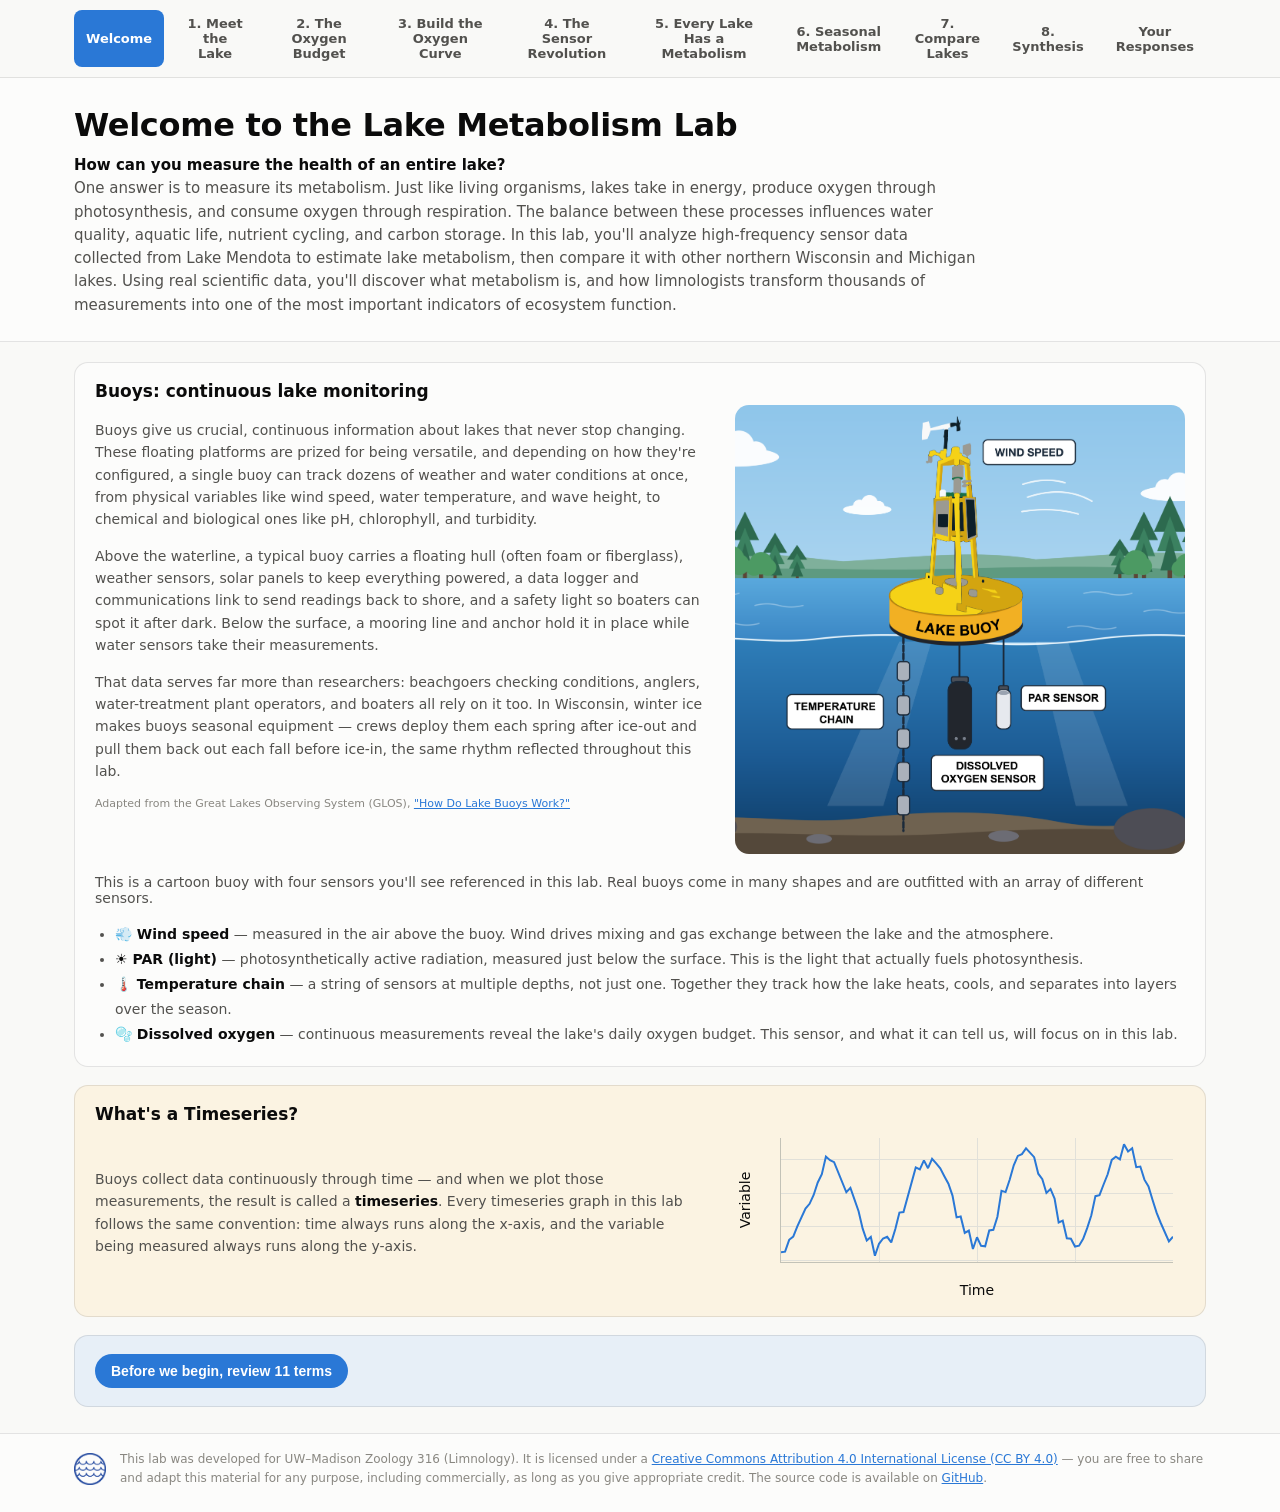
<file: index.html>
<!doctype html>
<html lang="en">
<head>
<meta charset="utf-8">
<meta name="viewport" content="width=device-width, initial-scale=1">
<title>Lake Metabolism Lab</title>
<link rel="icon" href="data:image/svg+xml,<svg xmlns=%22http://www.w3.org/2000/svg%22 viewBox=%220 0 100 100%22><text y=%22.9em%22 font-size=%2290%22>🎓</text></svg>">
<link rel="stylesheet" href="css/style.css?v=41">
</head>
<body>

<nav class="module-nav"><div class="module-nav-inner">
  <a href="index.html" class="current">Welcome</a>
  <a href="module1.html">1. Meet the Lake</a>
  <a href="module2.html">2. The Oxygen Budget</a>
  <a href="module3.html">3. Build the Oxygen Curve</a>
  <a href="module4.html">4. The Sensor Revolution</a>
  <a href="module5.html">5. Every Lake Has a Metabolism</a>
  <a href="module6.html">6. Seasonal Metabolism</a>
  <a href="module7.html">7. Compare Lakes</a>
  <a href="module8.html">8. Synthesis</a>
  <a href="responses.html">Your Responses</a>
</div></nav>

<header class="page-header">
  <div class="header-inner">
    <h1>Welcome to the Lake Metabolism Lab</h1>
    <p class="lede lede-wide"><strong>How can you measure the health of an entire lake?</strong></p>
    <p class="lede lede-wide">
      One answer is to measure its metabolism. Just like living organisms, lakes take in energy, produce
      oxygen through photosynthesis, and consume oxygen through respiration. The balance between these
      processes influences water quality, aquatic life, nutrient cycling, and carbon storage. In this lab,
      you'll analyze high-frequency sensor data collected from Lake Mendota to estimate lake metabolism, then compare it with other northern Wisconsin and Michigan lakes.
      Using real scientific data, you'll discover what metabolism is, and how limnologists transform thousands of
      measurements into one of the most important indicators of ecosystem function.
    </p>
  </div>
</header>

<main class="content">

  <section class="case-card">
    <h2>Buoys: continuous lake monitoring</h2>
    <div style="display:flex; gap:28px; align-items:flex-start; flex-wrap:wrap;">
      <div style="flex:1 1 380px; min-width:0;">
        <p style="font-size:14px; color:var(--text-secondary); line-height:1.6;">
          Buoys give us crucial, continuous information about lakes that never stop changing. These floating
          platforms are prized for being versatile, and depending on how they're configured, a single buoy
          can track dozens of weather and water conditions
          at once, from physical variables like wind speed, water temperature, and wave height, to chemical and
          biological ones like pH, chlorophyll, and turbidity.
        </p>
        <p style="font-size:14px; color:var(--text-secondary); line-height:1.6;">
          Above the waterline, a typical buoy carries a floating hull (often foam or fiberglass), weather
          sensors, solar panels to keep everything powered, a data logger and communications link to send
          readings back to shore, and a safety light so boaters can spot it after dark. Below the surface, a
          mooring line and anchor hold it in place while water sensors take their measurements.
        </p>
        <p style="font-size:14px; color:var(--text-secondary); line-height:1.6;">
          That data serves far more than researchers: beachgoers checking conditions, anglers, water-treatment
          plant operators, and boaters all rely on it too. In Wisconsin, winter ice makes buoys seasonal
          equipment &mdash; crews deploy them each spring after ice-out and pull them back out each fall before
          ice-in, the same rhythm reflected throughout this lab.
        </p>
        <p style="font-size:11px; color:var(--text-muted); margin:8px 0 0;">
          Adapted from the Great Lakes Observing System (GLOS),
          <a href="https://glos.org/observing/buoys/" target="_blank" rel="noopener">"How Do Lake Buoys Work?"</a>
        </p>
      </div>
      <div style="flex:0 0 450px; max-width:100%;">
        <img src="images/buoy-diagram_2.png?v=1" alt="Illustration of a yellow lake buoy labeled with its four sensors: wind speed above the water, and PAR sensor, dissolved oxygen sensor, and temperature chain below the water." style="display:block; width:100%; height:auto; border-radius:var(--card-radius);">
      </div>
    </div>

    <p class="case-sub" style="margin-top:20px;">
      This is a cartoon buoy with four sensors you'll see referenced in this lab. Real buoys come in many
      shapes and are outfitted with an array of different sensors.
    </p>
    <ul style="margin:0; padding-left:20px; font-size:14px; color:var(--text-secondary); line-height:1.8;">
      <li><strong style="color:var(--text-primary);">&#128168; Wind speed</strong> &mdash; measured in the air above the buoy. Wind drives mixing and gas exchange between the lake and the atmosphere.</li>
      <li><strong style="color:var(--text-primary);">&#9728;&#65039; PAR (light)</strong> &mdash; photosynthetically active radiation, measured just below the surface. This is the light that actually fuels photosynthesis.</li>
      <li><strong style="color:var(--text-primary);">&#127777;&#65039; Temperature chain</strong> &mdash; a string of sensors at multiple depths, not just one. Together they track how the lake heats, cools, and separates into layers over the season.</li>
      <li><strong style="color:var(--text-primary);">&#129767; Dissolved oxygen</strong> &mdash; continuous measurements reveal the lake's daily oxygen budget. This sensor, and what it can tell us, will focus on in this lab.</li>
    </ul>
  </section>

  <section class="case-card" style="background:color-mix(in srgb, var(--series-par) 10%, var(--surface-1));">
    <h2>What's a Timeseries?</h2>
    <div style="display:flex; gap:28px; align-items:center; flex-wrap:wrap;">
      <div style="flex:1 1 340px; min-width:0;">
        <p style="font-size:14px; color:var(--text-secondary); line-height:1.6;">
          Buoys collect data continuously through time &mdash; and when we plot those measurements, the
          result is called a <strong style="color:var(--text-primary);">timeseries</strong>. Every timeseries
          graph in this lab follows the same convention: time always runs along the x-axis, and the variable
          being measured always runs along the y-axis.
        </p>
      </div>
      <div style="flex:0 0 450px; max-width:100%;">
        <div id="exampleTimeseriesPlot" style="width:100%; height:170px;"></div>
      </div>
    </div>
  </section>

  <section class="case-card" style="text-align:center; background:color-mix(in srgb, var(--series-do) 10%, var(--surface-1));">
    <button type="button" class="play-btn" id="flashcardStartBtn">Before we begin, review 11 terms</button>

    <div id="flashcardPanel" hidden style="text-align:left; margin-top:20px;">
      <div id="flashcardDeck">
        <div style="display:flex; justify-content:space-between; align-items:baseline; margin-bottom:10px;">
          <h3 class="reveal-title" id="flashcardTerm" style="margin:0;"></h3>
          <span style="font-size:12px; color:var(--text-muted);" id="flashcardProgress"></span>
        </div>
        <p class="case-sub" style="margin:0 0 10px;">Which definition matches this term?</p>
        <div class="flashcard-options" id="flashcardOptions">
          <button type="button" class="quiz-option" data-side="a"></button>
          <button type="button" class="quiz-option" data-side="b"></button>
        </div>
        <div class="quiz-feedback" id="flashcardFeedback" hidden></div>
        <button type="button" class="play-btn" id="flashcardNextBtn" style="margin-top:14px;" hidden>Next term &rarr;</button>
      </div>
      <div id="flashcardDone" hidden style="text-align:center;">
        <p class="reveal-title">&#127881; Nice work &mdash; you're ready to start!</p>
        <button type="button" class="play-btn" id="flashcardRestartBtn">Review again &#128260;</button>
      </div>
    </div>
  </section>

  <section class="case-card" id="readyToStartSection" hidden>
    <h2>Let's get started!</h2>
    <p style="font-size:14px; color:var(--text-secondary); line-height:1.6; margin:0 0 16px;">
      Throughout this lab, your <strong>written responses</strong> are saved automatically as you go and collected
      on the <a href="responses.html">Your Responses</a> page &mdash; that's where you'll turn them in at the end.
      Other questions, like multiple choice, matching, and sketches, are not recorded. They're there to help you
      learn and check your own understanding.
    </p>
    <div style="text-align:center;">
      <a href="module1.html" class="play-btn" style="display:inline-flex; text-decoration:none;">Begin Module 1: Meet the Lake &rarr;</a>
    </div>
  </section>

</main>

<footer class="page-footer">
  <div class="page-footer-inner">
    <img src="images/cfllogo_hd.png" alt="CFL logo" class="page-footer-logo">
    <p>
    This lab was developed for UW&ndash;Madison Zoology 316 (Limnology). It is licensed under a
    <a href="https://creativecommons.org/licenses/by/4.0/" target="_blank" rel="noopener">Creative Commons
    Attribution 4.0 International License (CC BY 4.0)</a> &mdash; you are free to share and adapt this
    material for any purpose, including commercially, as long as you give appropriate credit.
    The source code is available on <a href="https://github.com/hdugan/LakeMetabolism_Lab" target="_blank" rel="noopener">GitHub</a>.
  </p>
  </div>
</footer>

<script src="https://cdn.plot.ly/plotly-2.35.2.min.js"></script>
<script src="js/welcome.js?v=5"></script>
</body>
</html>
</file>
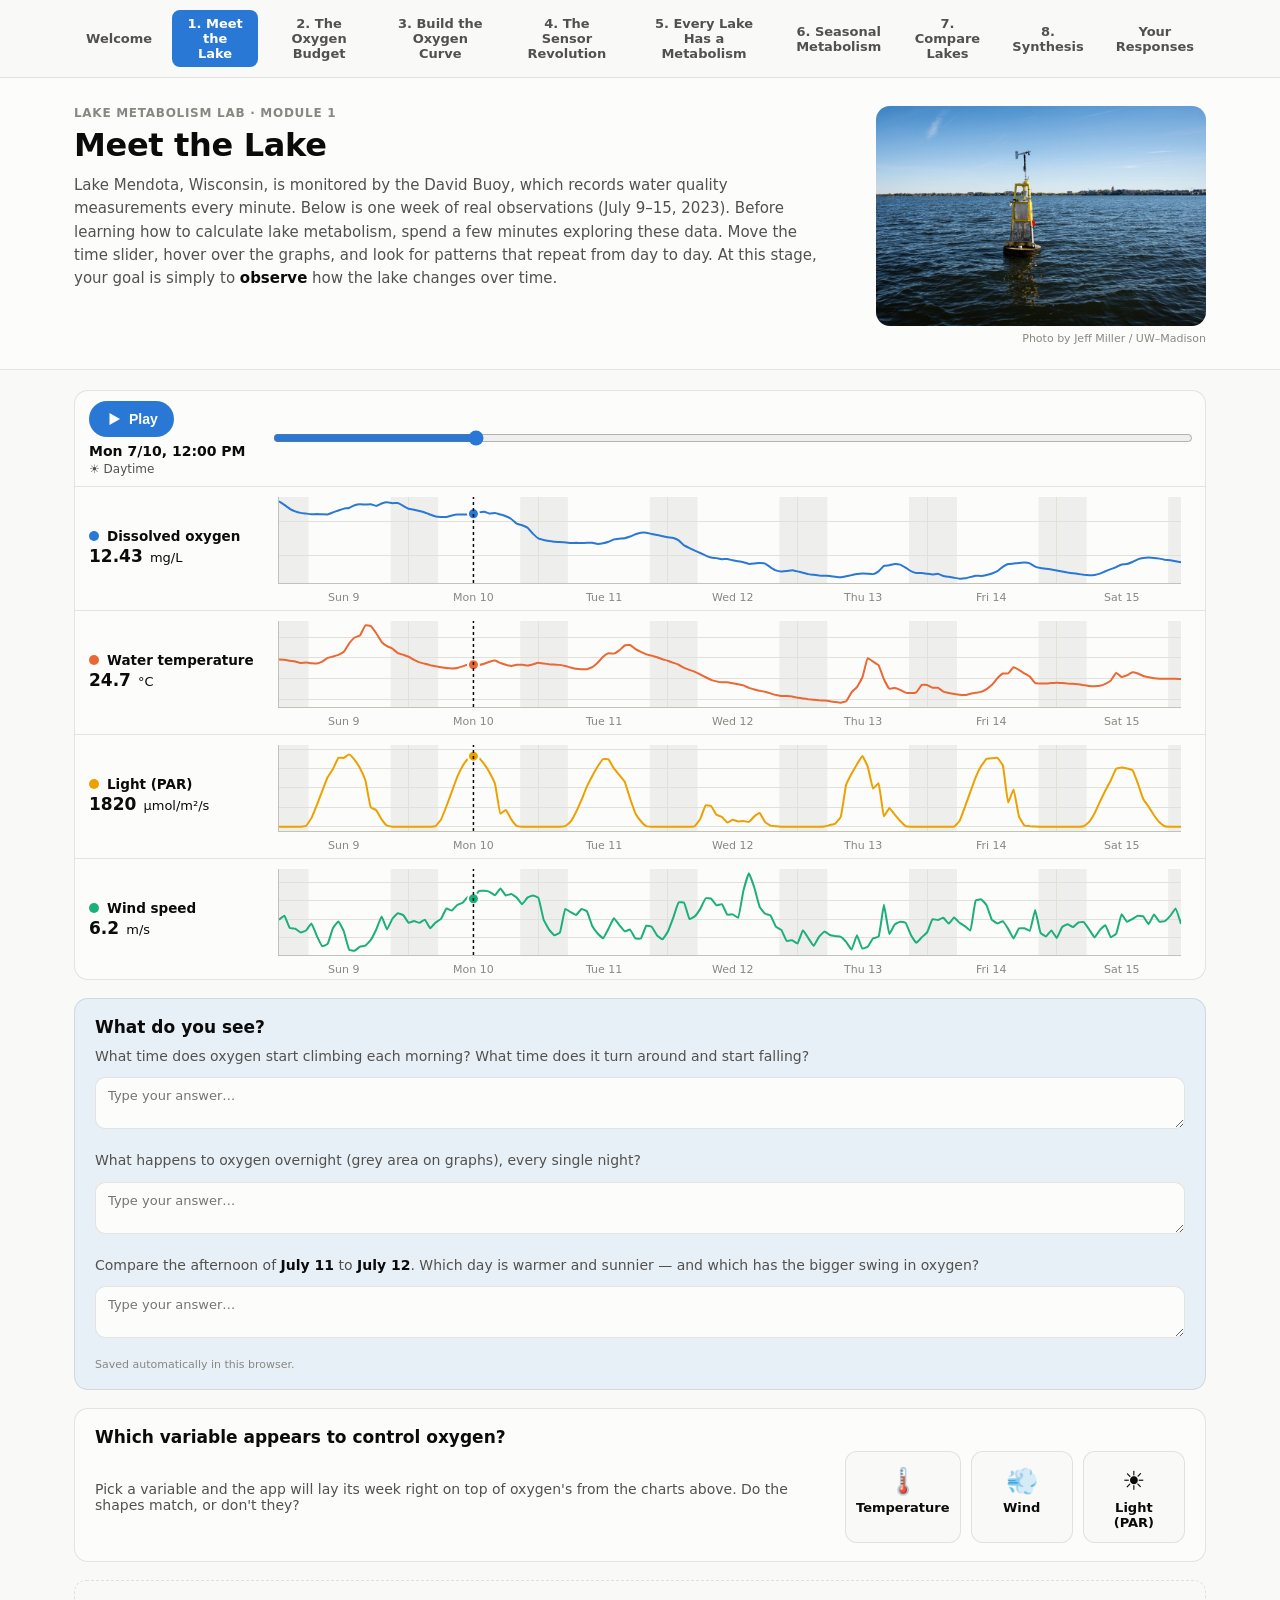
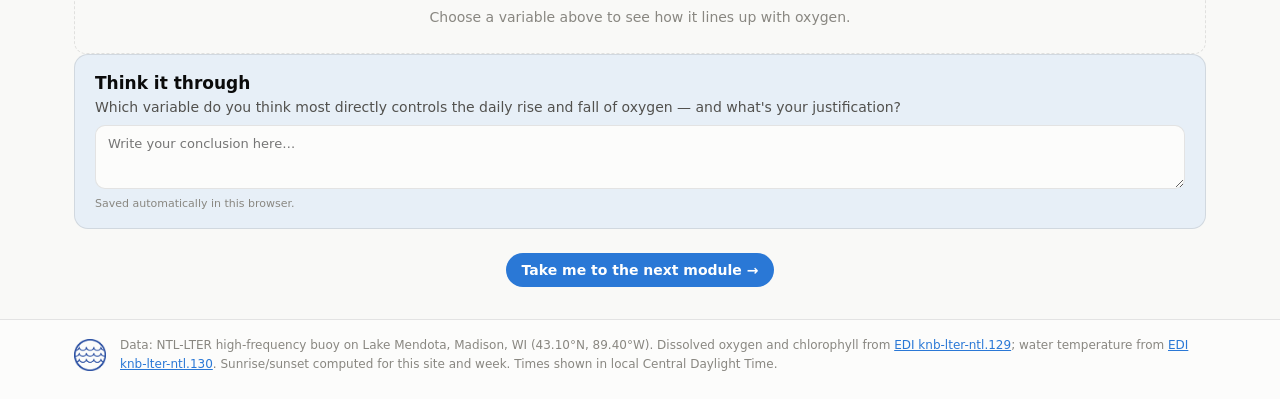
<file: module1.html>
<!doctype html>
<html lang="en">
<head>
<meta charset="utf-8">
<meta name="viewport" content="width=device-width, initial-scale=1">
<title>Meet the Lake — Lake Metabolism Lab</title>
<link rel="icon" href="data:image/svg+xml,<svg xmlns=%22http://www.w3.org/2000/svg%22 viewBox=%220 0 100 100%22><text y=%22.9em%22 font-size=%2290%22>🌊</text></svg>">
<link rel="stylesheet" href="css/style.css?v=41">
</head>
<body>

<nav class="module-nav"><div class="module-nav-inner">
  <a href="index.html">Welcome</a>
  <a href="module1.html" class="current">1. Meet the Lake</a>
  <a href="module2.html">2. The Oxygen Budget</a>
  <a href="module3.html">3. Build the Oxygen Curve</a>
  <a href="module4.html">4. The Sensor Revolution</a>
  <a href="module5.html">5. Every Lake Has a Metabolism</a>
  <a href="module6.html">6. Seasonal Metabolism</a>
  <a href="module7.html">7. Compare Lakes</a>
  <a href="module8.html">8. Synthesis</a>
  <a href="responses.html">Your Responses</a>
</div></nav>

<header class="page-header">
  <div class="header-inner header-flex">
    <div class="header-text">
      <p class="eyebrow">Lake Metabolism Lab · Module 1</p>
      <h1>Meet the Lake</h1>
      <p class="lede">
        Lake Mendota, Wisconsin, is monitored by the David Buoy, which records water quality
        measurements every minute. Below is one week of real observations (July 9&ndash;15, 2023).
        Before learning how to calculate lake metabolism, spend a few minutes exploring these data.
        Move the time slider, hover over the graphs, and look for patterns that repeat from day to day.
        At this stage, your goal is simply to <strong>observe</strong> how the lake changes over time.
      </p>
    </div>
    <div class="header-photo">
      <img src="images/david-buoy.jpg" alt="David Buoy floating on Lake Mendota, with the Wisconsin State Capitol visible on the far shore.">
      <p class="header-photo-credit">Photo by Jeff Miller / UW&ndash;Madison</p>
    </div>
  </div>
</header>

<main class="content">

  <div class="chart-panel">
    <section class="control-bar" aria-label="Time controls">
      <div class="control-left">
        <button id="playBtn" class="play-btn" aria-label="Play through the week" type="button">
          <svg id="iconPlay" viewBox="0 0 24 24" width="18" height="18" aria-hidden="true"><path d="M6 4l14 8-14 8V4z" fill="currentColor"/></svg>
          <svg id="iconPause" viewBox="0 0 24 24" width="18" height="18" aria-hidden="true" hidden><path d="M6 4h4v16H6zM14 4h4v16h-4z" fill="currentColor"/></svg>
          <span id="playLabel">Play</span>
        </button>

        <div class="time-readout" aria-live="polite">
          <div class="time-readout-date" id="readoutDate">&nbsp;</div>
          <div class="daynight-badge" id="daynightBadge">&nbsp;</div>
        </div>
      </div>

      <div class="slider-wrap">
        <input id="timeSlider" type="range" min="0" max="167" step="1" value="36" aria-label="Hour of the week">
      </div>
    </section>

    <section class="chart-grid chart-grid-stack" id="chartGrid">
      <div class="chart-card" data-series="do">
        <div class="chart-card-head">
          <div class="chart-card-title"><span class="dot dot-do"></span><h2>Dissolved oxygen</h2></div>
          <div class="stat-tile-value" id="stat-do_mgl">&ndash;<span class="unit">mg/L</span></div>
        </div>
        <div class="chart-plot" id="plot-do"></div>
      </div>

      <div class="chart-card" data-series="wtemp">
        <div class="chart-card-head">
          <div class="chart-card-title"><span class="dot dot-wtemp"></span><h2>Water temperature</h2></div>
          <div class="stat-tile-value" id="stat-wtemp_c">&ndash;<span class="unit">&deg;C</span></div>
        </div>
        <div class="chart-plot" id="plot-wtemp"></div>
      </div>

      <div class="chart-card" data-series="par">
        <div class="chart-card-head">
          <div class="chart-card-title"><span class="dot dot-par"></span><h2>Light (PAR)</h2></div>
          <div class="stat-tile-value" id="stat-par">&ndash;<span class="unit">&micro;mol/m&sup2;/s</span></div>
        </div>
        <div class="chart-plot" id="plot-par"></div>
      </div>

      <div class="chart-card" data-series="wind">
        <div class="chart-card-head">
          <div class="chart-card-title"><span class="dot dot-wind"></span><h2>Wind speed</h2></div>
          <div class="stat-tile-value" id="stat-wind_ms">&ndash;<span class="unit">m/s</span></div>
        </div>
        <div class="chart-plot" id="plot-wind"></div>
      </div>
    </section>
  </div>

  <section class="lookfor" aria-label="Things to notice" style="background:color-mix(in srgb, var(--series-do) 10%, var(--surface-1));">
    <h2>What do you see?</h2>

    <div class="lookfor-question">
      <label for="q1Notes">What time does oxygen start climbing each morning? What time does it turn around and start falling?</label>
      <textarea class="notes-field" id="q1Notes" placeholder="Type your answer&hellip;"></textarea>
    </div>

    <div class="lookfor-question">
      <label for="q2Notes">What happens to oxygen overnight (grey area on graphs), every single night?</label>
      <textarea class="notes-field" id="q2Notes" placeholder="Type your answer&hellip;"></textarea>
    </div>

    <div class="lookfor-question">
      <label for="q3Notes">Compare the afternoon of <strong>July 11</strong> to <strong>July 12</strong>. Which day is warmer and sunnier &mdash; and which has the bigger swing in oxygen?</label>
      <textarea class="notes-field" id="q3Notes" placeholder="Type your answer&hellip;"></textarea>
    </div>

    <div class="notes-hint">Saved automatically in this browser.</div>
  </section>

  <section class="case-card">
    <h2>Which variable appears to control oxygen?</h2>
    <div style="display:flex; gap:24px; align-items:center; flex-wrap:wrap;">
      <p class="case-sub" style="flex:1 1 320px; margin:0;">
        Pick a variable and the app will lay its week right on top of oxygen's from the charts above. Do the
        shapes match, or don't they?
      </p>
      <div class="suspect-grid" id="suspectGrid" style="flex:0 0 340px; max-width:100%;"></div>
    </div>
  </section>

  <div class="case-empty" id="emptyState">Choose a variable above to see how it lines up with oxygen.</div>

  <section class="chart-card overlay-card" id="overlaySection" hidden>
    <div class="chart-card-head">
      <h2 id="overlayTitle">Oxygen vs. &hellip;</h2>
      <span class="chart-unit">each series scaled to % of its own week</span>
    </div>
    <div class="overlay-legend" id="overlayLegend"></div>
    <div style="display:flex; gap:20px; align-items:stretch; flex-wrap:wrap;">
      <div class="overlay-plot" id="overlayPlot" style="flex:1 1 420px; min-width:0;"></div>
      <div class="callout callout-observe" id="observeCallout" style="flex:0 0 260px; margin:0;">
        <span class="callout-label">What do the data show?</span>
        <p id="observeText"></p>
      </div>
    </div>
  </section>

  <section class="case-card" style="background:color-mix(in srgb, var(--series-do) 10%, var(--surface-1));">
    <h2>Think it through</h2>
    <p style="margin:6px 0 6px; font-size:14px; color:var(--text-secondary);">
      Which variable do you think most directly controls the daily rise and fall of oxygen &mdash; and what's your justification?
    </p>
    <textarea class="notes-field" id="verdictNotes" placeholder="Write your conclusion here&hellip;"></textarea>
    <div class="notes-hint">Saved automatically in this browser.</div>
  </section>

  <div style="text-align:center; margin:24px 0;">
    <a href="module2.html" class="play-btn" style="display:inline-flex; text-decoration:none;">Take me to the next module &rarr;</a>
  </div>

</main>

<footer class="page-footer">
  <div class="page-footer-inner">
    <img src="images/cfllogo_hd.png" alt="CFL logo" class="page-footer-logo">
    <p>
    Data: NTL-LTER high-frequency buoy on Lake Mendota, Madison, WI (43.10&deg;N, 89.40&deg;W). Dissolved oxygen and
    chlorophyll from <a href="https://portal.edirepository.org/nis/mapbrowse?scope=knb-lter-ntl&identifier=129" target="_blank" rel="noopener">EDI knb-lter-ntl.129</a>;
    water temperature from <a href="https://portal.edirepository.org/nis/mapbrowse?scope=knb-lter-ntl&identifier=130" target="_blank" rel="noopener">EDI knb-lter-ntl.130</a>.
    Sunrise/sunset computed for this site and week. Times shown in local Central Daylight Time.
  </p>
  </div>
</footer>

<script src="https://cdn.plot.ly/plotly-2.35.2.min.js"></script>
<script src="js/common.js?v=15"></script>
<script src="js/app.js?v=17"></script>
</body>
</html>
</file>
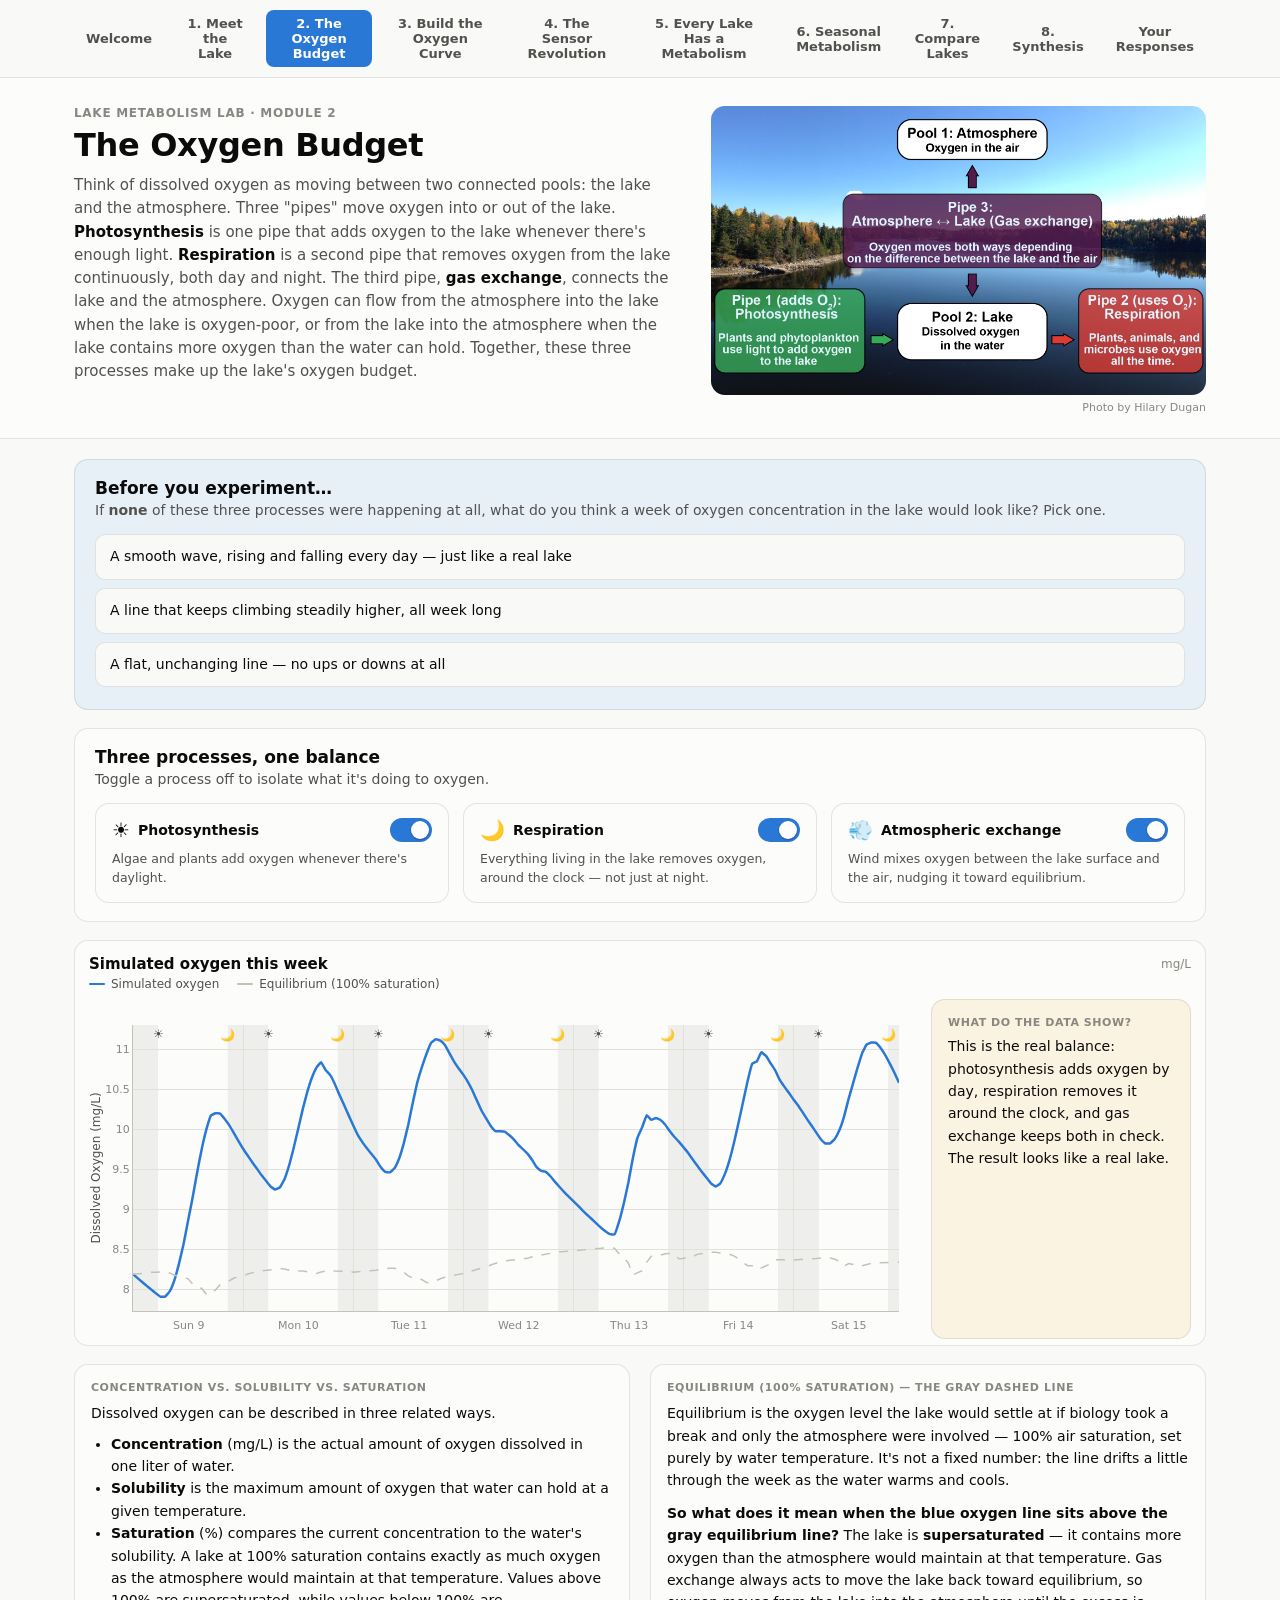
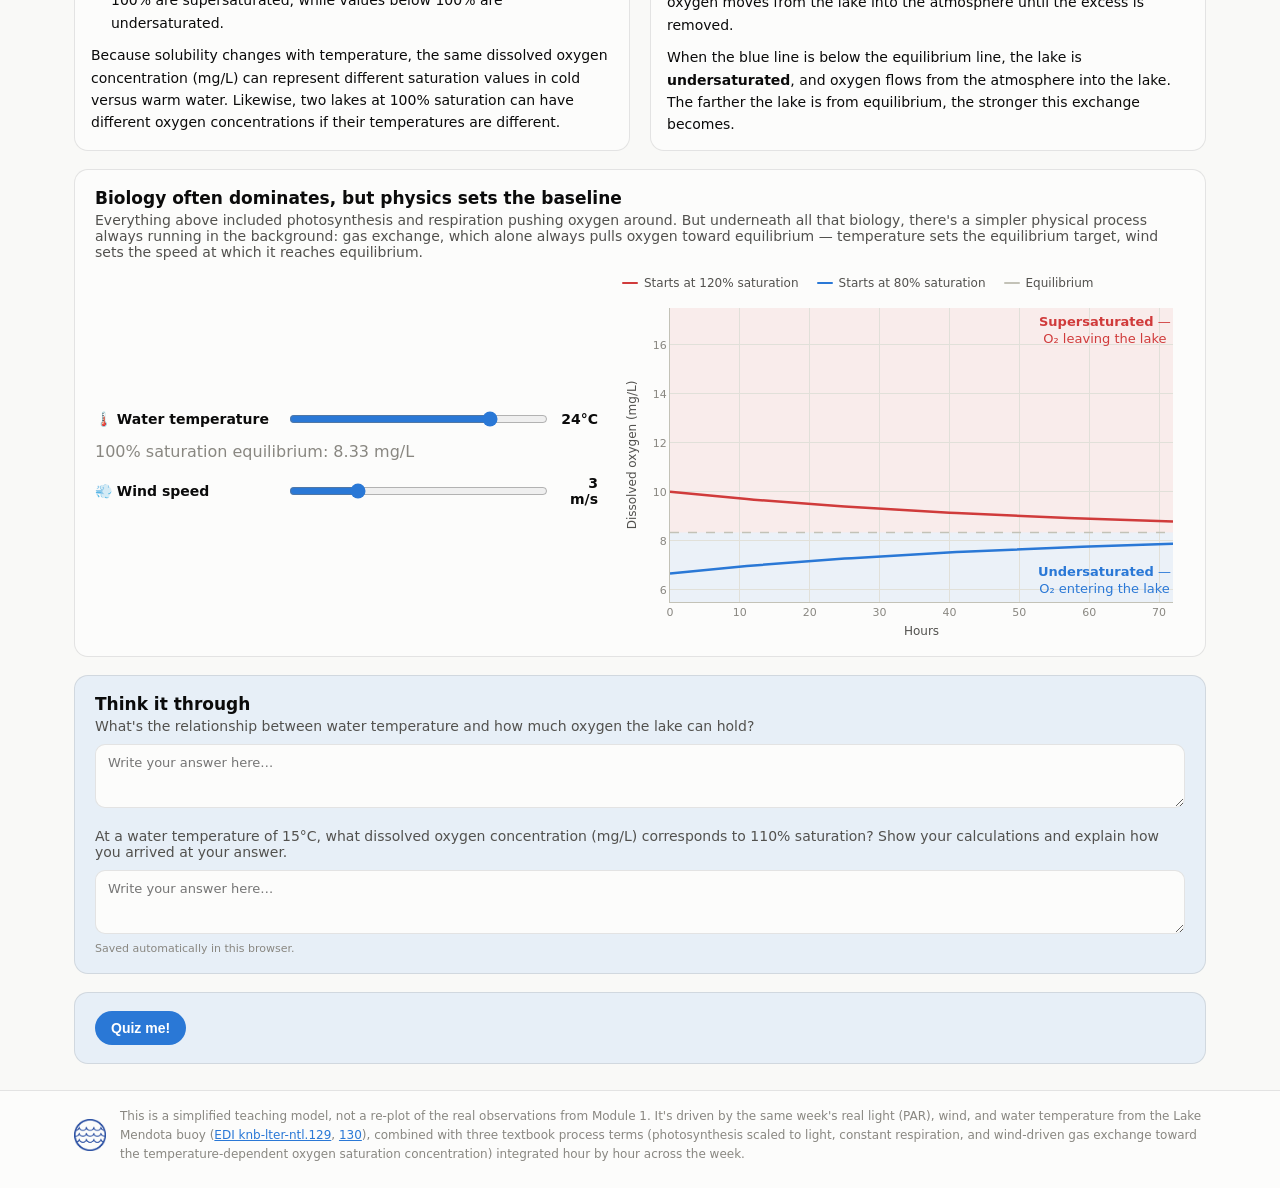
<file: module2.html>
<!doctype html>
<html lang="en">
<head>
<meta charset="utf-8">
<meta name="viewport" content="width=device-width, initial-scale=1">
<title>The Oxygen Budget — Lake Metabolism Lab</title>
<link rel="icon" href="data:image/svg+xml,<svg xmlns=%22http://www.w3.org/2000/svg%22 viewBox=%220 0 100 100%22><text y=%22.9em%22 font-size=%2290%22>🧪</text></svg>">
<link rel="stylesheet" href="css/style.css?v=41">
</head>
<body>

<nav class="module-nav"><div class="module-nav-inner">
  <a href="index.html">Welcome</a>
  <a href="module1.html">1. Meet the Lake</a>
  <a href="module2.html" class="current">2. The Oxygen Budget</a>
  <a href="module3.html">3. Build the Oxygen Curve</a>
  <a href="module4.html">4. The Sensor Revolution</a>
  <a href="module5.html">5. Every Lake Has a Metabolism</a>
  <a href="module6.html">6. Seasonal Metabolism</a>
  <a href="module7.html">7. Compare Lakes</a>
  <a href="module8.html">8. Synthesis</a>
  <a href="responses.html">Your Responses</a>
</div></nav>

<header class="page-header">
  <div class="header-inner header-flex">
    <div class="header-text">
      <p class="eyebrow">Lake Metabolism Lab · Module 2</p>
      <h1>The Oxygen Budget</h1>
      <p class="lede">
        Think of dissolved oxygen as moving between two connected pools: the lake and the atmosphere. Three
        "pipes" move oxygen into or out of the lake. <strong>Photosynthesis</strong> is one pipe that adds oxygen
        to the lake whenever there's enough light. <strong>Respiration</strong> is a second pipe that removes
        oxygen from the lake continuously, both day and night. The third pipe, <strong>gas exchange</strong>,
        connects the lake and the atmosphere. Oxygen can flow from the atmosphere into the lake when the lake is
        oxygen-poor, or from the lake into the atmosphere when the lake contains more oxygen than the water can
        hold. Together, these three processes make up the lake's oxygen budget.
      </p>
    </div>
    <div class="header-photo" style="width:495px;">
      <img src="images/Pools.png?v=4" alt="Diagram of the lake's oxygen budget: two pools, the atmosphere and the lake's dissolved oxygen, connected by three pipes. Photosynthesis adds oxygen to the lake, respiration uses it, and gas exchange moves it between the lake and the air in both directions." style="width:100%; height:auto;">
      <p class="header-photo-credit">Photo by Hilary Dugan</p>
    </div>
  </div>
</header>

<main class="content">

  <section class="case-card" style="background:color-mix(in srgb, var(--series-do) 10%, var(--surface-1));">
    <h2>Before you experiment&hellip;</h2>
    <p class="case-sub">If <strong>none</strong> of these three processes were happening at all, what do you think a week of oxygen concentration in the lake would look like? Pick one.</p>
    <div class="quiz-grid" id="quizGrid">
      <button type="button" class="quiz-option" data-key="wave" data-correct="false">A smooth wave, rising and falling every day &mdash; just like a real lake</button>
      <button type="button" class="quiz-option" data-key="climb" data-correct="false">A line that keeps climbing steadily higher, all week long</button>
      <button type="button" class="quiz-option" data-key="flat" data-correct="true">A flat, unchanging line &mdash; no ups or downs at all</button>
    </div>
    <div class="quiz-feedback" id="quizFeedback" hidden></div>
  </section>

  <section class="case-card">
    <h2>Three processes, one balance</h2>
    <p class="case-sub">Toggle a process off to isolate what it's doing to oxygen.</p>
    <div class="toggle-row" style="margin-bottom:0;">
      <div class="toggle-card">
        <div class="toggle-card-head">
          <span class="toggle-card-title"><span class="toggle-card-icon">☀️</span>Photosynthesis</span>
          <label class="switch"><input type="checkbox" id="togglePhoto" checked><span class="slider"></span></label>
        </div>
        <p>Algae and plants add oxygen whenever there's daylight.</p>
      </div>
      <div class="toggle-card">
        <div class="toggle-card-head">
          <span class="toggle-card-title"><span class="toggle-card-icon">🌙</span>Respiration</span>
          <label class="switch"><input type="checkbox" id="toggleResp" checked><span class="slider"></span></label>
        </div>
        <p>Everything living in the lake removes oxygen, around the clock &mdash; not just at night.</p>
      </div>
      <div class="toggle-card">
        <div class="toggle-card-head">
          <span class="toggle-card-title"><span class="toggle-card-icon">💨</span>Atmospheric exchange</span>
          <label class="switch"><input type="checkbox" id="toggleGas" checked><span class="slider"></span></label>
        </div>
        <p>Wind mixes oxygen between the lake surface and the air, nudging it toward equilibrium.</p>
      </div>
    </div>
  </section>

  <section class="chart-card overlay-card">
    <div class="chart-card-head">
      <h2>Simulated oxygen this week</h2>
      <span class="chart-unit">mg/L</span>
    </div>
    <div class="overlay-legend">
      <span><span class="swatch" style="background:var(--series-do)"></span>Simulated oxygen</span>
      <span><span class="swatch" style="background:var(--baseline); height:0; border-top:2px dashed var(--baseline)"></span>Equilibrium (100% saturation)</span>
    </div>
    <div style="display:flex; gap:20px; align-items:stretch; flex-wrap:wrap;">
      <div class="overlay-plot" id="simPlot" style="flex:1 1 420px; min-width:0;"></div>
      <div class="state-caption" id="stateCaption" style="flex:0 0 260px; margin:0; background:color-mix(in srgb, var(--series-par) 10%, var(--surface-1));">
        <span class="callout-label">What do the data show?</span>
        <span id="stateCaptionText"></span>
      </div>
    </div>
  </section>

  <div style="display:flex; gap:20px; align-items:stretch; flex-wrap:wrap;">
    <div class="state-caption" style="flex:1 1 320px; margin:0;">
      <span class="callout-label">Concentration vs. Solubility vs. Saturation</span>
      <p style="margin:6px 0 0;">Dissolved oxygen can be described in three related ways.</p>
      <ul style="margin:8px 0 0; padding-left:20px; line-height:1.6;">
        <li><strong>Concentration</strong> (mg/L) is the actual amount of oxygen dissolved in one liter of water.</li>
        <li><strong>Solubility</strong> is the maximum amount of oxygen that water can hold at a given temperature.</li>
        <li><strong>Saturation</strong> (%) compares the current concentration to the water's solubility. A lake at
          100% saturation contains exactly as much oxygen as the atmosphere would maintain at that temperature.
          Values above 100% are supersaturated, while values below 100% are undersaturated.</li>
      </ul>
      <p style="margin:10px 0 0;">
        Because solubility changes with temperature, the same dissolved oxygen concentration (mg/L) can represent
        different saturation values in cold versus warm water. Likewise, two lakes at 100% saturation can have
        different oxygen concentrations if their temperatures are different.
      </p>
    </div>
    <div class="state-caption" style="flex:1 1 320px; margin:0;">
      <span class="callout-label">Equilibrium (100% saturation) &mdash; the gray dashed line</span>
      <p style="margin:6px 0 0;">
        Equilibrium is the oxygen level the lake would settle at if biology took a break and only the atmosphere were
        involved &mdash; 100% air saturation, set purely by water temperature. It's not a fixed number: the line drifts a
        little through the week as the water warms and cools.
      </p>
      <p style="margin:10px 0 0;">
        <strong>So what does it mean when the blue oxygen line sits above the gray equilibrium line?</strong> The lake is
        <strong>supersaturated</strong> &mdash; it contains more oxygen than the atmosphere would maintain at that
        temperature. Gas exchange always acts to move the lake back toward equilibrium, so oxygen moves from the
        lake into the atmosphere until the excess is removed.
      </p>
      <p style="margin:10px 0 0;">
        When the blue line is below the equilibrium line, the lake is <strong>undersaturated</strong>, and oxygen
        flows from the atmosphere into the lake. The farther the lake is from equilibrium, the stronger this
        exchange becomes.
      </p>
    </div>
  </div>

  <section class="case-card" id="physicsSection" style="margin-top:18px;">
    <h2>Biology often dominates, but physics sets the baseline</h2>
    <p class="case-sub">
      Everything above included photosynthesis and respiration pushing oxygen around. But underneath all that
      biology, there's a simpler physical process always running in the background: gas exchange, which alone
      always pulls oxygen toward equilibrium &mdash; temperature sets the equilibrium target, wind sets the
      speed at which it reaches equilibrium.
    </p>

    <div style="display:flex; gap:24px; align-items:center; flex-wrap:wrap;">
      <div style="flex:1 1 300px; min-width:0;">
        <div class="param-sliders">
          <div class="param-slider-row">
            <div class="param-slider-label">&#127777;&#65039; Water temperature</div>
            <input type="range" min="1" max="30" value="24" step="0.5" class="param-range" id="physTempSlider" aria-label="Water temperature">
            <span class="param-value" id="physTempValue">24&deg;C</span>
          </div>
          <p style="margin:-4px 0 0; font-size:16px; color:var(--text-muted);">100% saturation equilibrium: <span id="physEqValue">&ndash;</span> mg/L</p>
          <div class="param-slider-row">
            <div class="param-slider-label">&#128168; Wind speed</div>
            <input type="range" min="0" max="12" value="3" step="0.5" class="param-range" id="physWindSlider" aria-label="Wind speed">
            <span class="param-value" id="physWindValue">3 m/s</span>
          </div>
        </div>
      </div>

      <div style="flex:1 1 360px; min-width:0;">
        <div class="overlay-legend">
          <span><span class="swatch" style="background:var(--critical)"></span>Starts at 120% saturation</span>
          <span><span class="swatch" style="background:var(--series-do)"></span>Starts at 80% saturation</span>
          <span><span class="swatch" style="background:var(--baseline); height:0; border-top:2px dashed var(--baseline)"></span>Equilibrium</span>
        </div>
        <div class="overlay-plot" id="physPlot"></div>
      </div>
    </div>
  </section>

  <section class="case-card" style="background:color-mix(in srgb, var(--series-do) 10%, var(--surface-1));">
    <h2>Think it through</h2>
    <p style="margin:0 0 6px; font-size:14px; color:var(--text-secondary);">
      What's the relationship between water temperature and how much oxygen the lake can hold?
    </p>
    <textarea class="notes-field" id="tempSolubilityNotes" placeholder="Write your answer here&hellip;"></textarea>

    <p style="margin:16px 0 6px; font-size:14px; color:var(--text-secondary);">
      At a water temperature of 15&deg;C, what dissolved oxygen concentration (mg/L) corresponds to 110%
      saturation? Show your calculations and explain how you arrived at your answer.
    </p>
    <textarea class="notes-field" id="satCalcNotes" placeholder="Write your answer here&hellip;"></textarea>
    <div class="notes-hint">Saved automatically in this browser.</div>
  </section>

  <section class="case-card" style="text-align:center; background:color-mix(in srgb, var(--series-do) 10%, var(--surface-1));">
    <button type="button" class="play-btn" id="finalQuizStartBtn">Quiz me!</button>

    <div id="finalQuizPanel" hidden style="text-align:left; margin-top:20px;">
      <div id="finalQuizDeck">
        <div style="display:flex; justify-content:space-between; align-items:baseline; margin-bottom:10px;">
          <span style="font-size:12px; color:var(--text-muted);" id="finalQuizProgress"></span>
        </div>
        <p class="case-sub" id="finalQuizScenario" style="margin:0 0 10px;"></p>
        <p class="reveal-title" id="finalQuizQuestion" style="margin:0 0 10px;"></p>
        <div class="quiz-grid" id="finalQuizOptions"></div>
        <div class="quiz-feedback" id="finalQuizFeedback" hidden></div>
        <button type="button" class="play-btn" id="finalQuizNextBtn" style="margin-top:14px;" hidden>Next question &rarr;</button>
      </div>
      <div id="finalQuizDone" hidden style="text-align:center;">
        <p class="reveal-title">&#127881; Nice work &mdash; you've completed the quiz!</p>
        <a href="module3.html" class="play-btn" style="display:inline-flex; text-decoration:none;">Take me to the next module &rarr;</a>
      </div>
    </div>
  </section>

</main>

<footer class="page-footer">
  <div class="page-footer-inner">
    <img src="images/cfllogo_hd.png" alt="CFL logo" class="page-footer-logo">
    <p>
    This is a simplified teaching model, not a re-plot of the real observations from Module 1. It's driven by
    the same week's real light (PAR), wind, and water temperature from the Lake Mendota buoy
    (<a href="https://portal.edirepository.org/nis/mapbrowse?scope=knb-lter-ntl&identifier=129" target="_blank" rel="noopener">EDI knb-lter-ntl.129</a>,
    <a href="https://portal.edirepository.org/nis/mapbrowse?scope=knb-lter-ntl&identifier=130" target="_blank" rel="noopener">130</a>),
    combined with three textbook process terms (photosynthesis scaled to light, constant respiration, and wind-driven gas
    exchange toward the temperature-dependent oxygen saturation concentration) integrated hour by hour across the week.
  </p>
  </div>
</footer>

<script src="https://cdn.plot.ly/plotly-2.35.2.min.js"></script>
<script src="js/common.js?v=15"></script>
<script src="js/module2.js?v=18"></script>
</body>
</html>
</file>
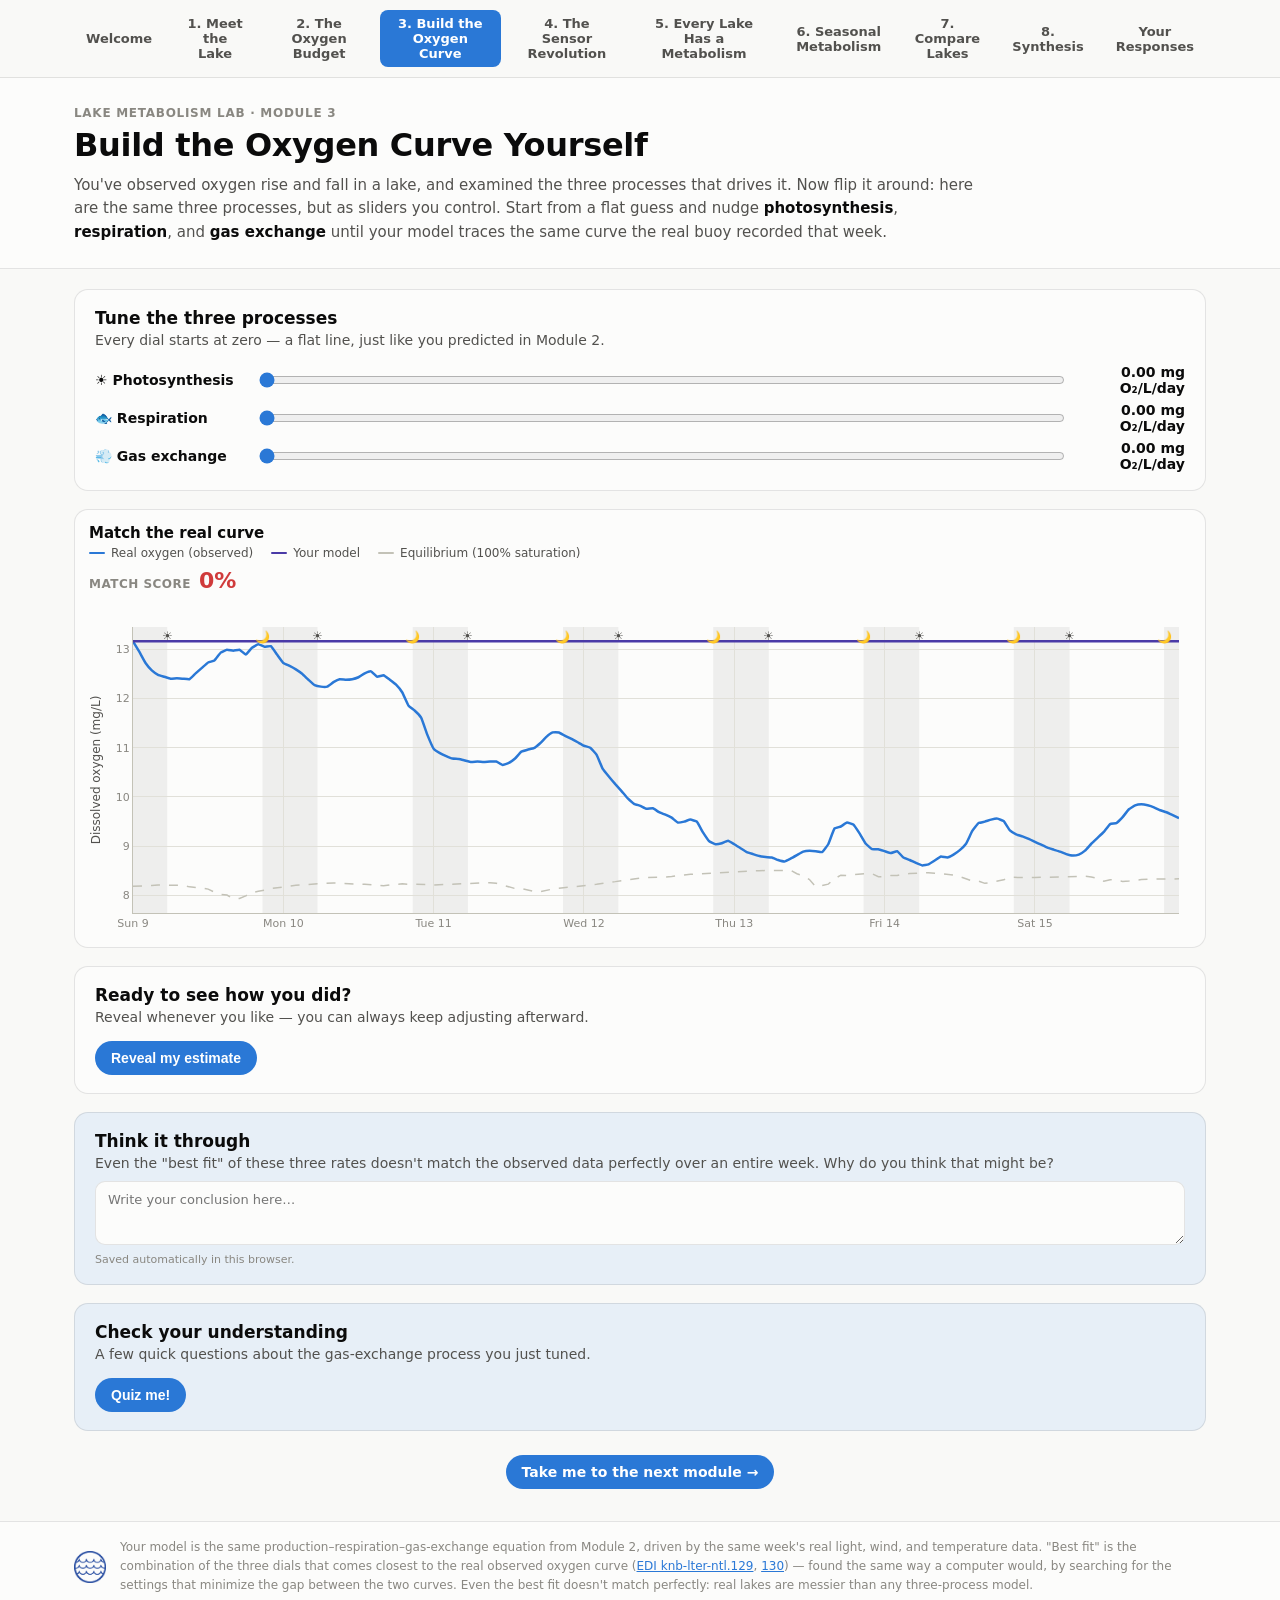
<file: module3.html>
<!doctype html>
<html lang="en">
<head>
<meta charset="utf-8">
<meta name="viewport" content="width=device-width, initial-scale=1">
<title>Build the Oxygen Curve Yourself — Lake Metabolism Lab</title>
<link rel="icon" href="data:image/svg+xml,<svg xmlns=%22http://www.w3.org/2000/svg%22 viewBox=%220 0 100 100%22><text y=%22.9em%22 font-size=%2290%22>🔧</text></svg>">
<link rel="stylesheet" href="css/style.css?v=41">
</head>
<body>

<nav class="module-nav"><div class="module-nav-inner">
  <a href="index.html">Welcome</a>
  <a href="module1.html">1. Meet the Lake</a>
  <a href="module2.html">2. The Oxygen Budget</a>
  <a href="module3.html" class="current">3. Build the Oxygen Curve</a>
  <a href="module4.html">4. The Sensor Revolution</a>
  <a href="module5.html">5. Every Lake Has a Metabolism</a>
  <a href="module6.html">6. Seasonal Metabolism</a>
  <a href="module7.html">7. Compare Lakes</a>
  <a href="module8.html">8. Synthesis</a>
  <a href="responses.html">Your Responses</a>
</div></nav>

<header class="page-header">
  <div class="header-inner">
    <p class="eyebrow">Lake Metabolism Lab · Module 3</p>
    <h1>Build the Oxygen Curve Yourself</h1>
    <p class="lede lede-wide">
      You've observed oxygen rise and fall in a lake, and examined the three processes that drives it. Now flip
      it around: here are the same three processes, but as sliders you control. Start from a flat guess and
      nudge <strong>photosynthesis</strong>, <strong>respiration</strong>, and <strong>gas exchange</strong>
      until your model traces the same curve the real buoy recorded that week.
    </p>
  </div>
</header>

<main class="content">

  <section class="case-card">
    <h2>Tune the three processes</h2>
    <p class="case-sub">Every dial starts at zero &mdash; a flat line, just like you predicted in Module 2.</p>
    <div class="param-sliders" style="gap:6px;">
      <div class="param-slider-row" style="grid-template-columns:150px 1fr 110px;">
        <div class="param-slider-label">☀️ Photosynthesis</div>
        <input type="range" min="0" max="100" value="0" class="param-range" id="sliderPhoto" aria-label="Photosynthesis strength">
        <span class="param-value" id="valuePhoto">0.00 mg O&#8322;/L/day</span>
      </div>
      <div class="param-slider-row" style="grid-template-columns:150px 1fr 110px;">
        <div class="param-slider-label">🐟 Respiration</div>
        <input type="range" min="0" max="100" value="0" class="param-range" id="sliderResp" aria-label="Respiration strength">
        <span class="param-value" id="valueResp">0.00 mg O&#8322;/L/day</span>
      </div>
      <div class="param-slider-row" style="grid-template-columns:150px 1fr 110px;">
        <div class="param-slider-label">💨 Gas exchange</div>
        <input type="range" min="0" max="100" value="0" class="param-range" id="sliderGas" aria-label="Gas exchange strength">
        <span class="param-value" id="valueGas">0.00 mg O&#8322;/L/day</span>
      </div>
    </div>
  </section>

  <section class="chart-card overlay-card">
    <div class="chart-card-head">
      <h2>Match the real curve</h2>
    </div>
    <div class="overlay-legend">
      <span><span class="swatch" style="background:var(--series-do)"></span>Real oxygen (observed)</span>
      <span><span class="swatch" style="background:var(--series-rain)"></span>Your model</span>
      <span><span class="swatch" style="background:var(--baseline); height:0; border-top:2px dashed var(--baseline)"></span>Equilibrium (100% saturation)</span>
    </div>
    <div class="match-meter">
      <span class="match-meter-label">Match score</span>
      <span class="match-meter-value" id="matchScoreText">0%</span>
    </div>
    <div class="overlay-plot" id="matchPlot"></div>
  </section>

  <section class="case-card">
    <h2>Ready to see how you did?</h2>
    <p class="case-sub">Reveal whenever you like &mdash; you can always keep adjusting afterward.</p>
    <button type="button" class="play-btn" id="revealBtn">Reveal my estimate</button>

    <div class="reveal-panel" id="revealPanel" hidden>
      <p class="reveal-title">🎉 Nice work! You've reverse-engineered the oxygen curve.</p>
      <p>
        Starting with only the observed oxygen record, you adjusted photosynthesis, respiration, and gas exchange
        until your model matched the data. In doing so, you've estimated the rates of oxygen production and oxygen
        consumption that generated the pattern observed by the buoy.
      </p>
      <div class="reveal-table-wrap">
        <table class="reveal-table">
          <thead><tr><th></th><th>Your estimate</th><th>Best fit</th></tr></thead>
          <tbody>
            <tr>
              <td>Photosynthesis</td>
              <td id="revGppYou">&ndash;</td>
              <td id="revGppTrue">&ndash;</td>
            </tr>
            <tr>
              <td>Respiration (R)</td>
              <td id="revRYou">&ndash;</td>
              <td id="revRTrue">&ndash;</td>
            </tr>
            <tr>
              <td>Atmospheric exchange</td>
              <td id="revGasYou">&ndash;</td>
              <td id="revGasTrue">&ndash;</td>
            </tr>
          </tbody>
        </table>
      </div>
      <p class="reveal-note" id="revealNote"></p>

      <div class="state-caption" style="margin:14px 0 0;">
        <span class="callout-label">Why is atmospheric exchange negative?</span>
        <p style="margin:6px 0 0;">
          This lake starts the week well above equilibrium &mdash; supersaturated with oxygen, the way Module 2
          described. Gas exchange always pushes oxygen toward equilibrium (the gray dashed line), never away from
          it. So when oxygen concentration is higher than equilibrium (supersaturated), gas exchange is pulling
          oxygen out of the lake and into the air.
        </p>
        <p style="margin:10px 0 0;">
          That's what a negative number means here: the lake is losing oxygen to the atmosphere, not gaining. It's
          also why turning up your gas-exchange slider pulls your model curve down toward the gray line rather than
          up.
        </p>
      </div>
    </div>
  </section>

  <section class="case-card" style="background:color-mix(in srgb, var(--series-do) 10%, var(--surface-1));">
    <h2>Think it through</h2>
    <p style="margin:0 0 6px; font-size:14px; color:var(--text-secondary);">
      Even the "best fit" of these three rates doesn't match the observed data perfectly over an entire week.
      Why do you think that might be?
    </p>
    <textarea class="notes-field" id="bestFitNotes" placeholder="Write your conclusion here&hellip;"></textarea>
    <div class="notes-hint">Saved automatically in this browser.</div>
  </section>

  <section class="case-card" style="background:color-mix(in srgb, var(--series-do) 10%, var(--surface-1));">
    <h2>Check your understanding</h2>
    <p class="case-sub">A few quick questions about the gas-exchange process you just tuned.</p>
    <button type="button" class="play-btn" id="quizMeBtn">Quiz me!</button>

    <div class="reveal-panel" id="quizPanel" hidden>
      <p class="reveal-title">The lake contains more oxygen than it can hold at equilibrium. Which way will oxygen move?</p>
      <div class="quiz-grid" id="quizStep1Grid" style="flex-direction:row; flex-wrap:wrap;">
        <button type="button" class="quiz-option" data-key="into" data-correct="false">Into the lake</button>
        <button type="button" class="quiz-option" data-key="out" data-correct="true">Out of the lake</button>
      </div>
      <div class="quiz-feedback" id="quizStep1Feedback" hidden></div>

      <p class="reveal-title" style="margin-top:22px;">If oxygen is leaving the lake, the atmospheric exchange term is&hellip;</p>
      <div class="quiz-grid" id="quizStep2Grid" style="flex-direction:row; flex-wrap:wrap;">
        <button type="button" class="quiz-option" data-key="positive" data-correct="false">Positive</button>
        <button type="button" class="quiz-option" data-key="negative" data-correct="true">Negative</button>
        <button type="button" class="quiz-option" data-key="zero" data-correct="false">Zero</button>
      </div>
      <div class="quiz-feedback" id="quizStep2Feedback" hidden></div>

      <p class="reveal-title" style="margin-top:22px;">The wind suddenly doubles while the lake remains supersaturated. What happens?</p>
      <div class="quiz-grid" id="quizBonusGrid" style="flex-direction:row; flex-wrap:wrap;">
        <button type="button" class="quiz-option" data-key="faster" data-correct="true">Oxygen leaves faster.</button>
        <button type="button" class="quiz-option" data-key="slower" data-correct="false">Oxygen leaves slower.</button>
        <button type="button" class="quiz-option" data-key="enters" data-correct="false">Oxygen begins entering the lake.</button>
      </div>
      <div class="quiz-feedback" id="quizBonusFeedback" hidden></div>
    </div>
  </section>

  <div style="text-align:center; margin:24px 0;">
    <a href="module4.html" class="play-btn" style="display:inline-flex; text-decoration:none;">Take me to the next module &rarr;</a>
  </div>

</main>

<footer class="page-footer">
  <div class="page-footer-inner">
    <img src="images/cfllogo_hd.png" alt="CFL logo" class="page-footer-logo">
    <p>
    Your model is the same production&ndash;respiration&ndash;gas-exchange equation from Module 2, driven by the same
    week's real light, wind, and temperature data. "Best fit" is the combination of the three dials that comes
    closest to the real observed oxygen curve
    (<a href="https://portal.edirepository.org/nis/mapbrowse?scope=knb-lter-ntl&identifier=129" target="_blank" rel="noopener">EDI knb-lter-ntl.129</a>,
    <a href="https://portal.edirepository.org/nis/mapbrowse?scope=knb-lter-ntl&identifier=130" target="_blank" rel="noopener">130</a>)
    &mdash; found the same way a computer would, by searching for the settings that minimize the gap between the two curves.
    Even the best fit doesn't match perfectly: real lakes are messier than any three-process model.
  </p>
  </div>
</footer>

<script src="https://cdn.plot.ly/plotly-2.35.2.min.js"></script>
<script src="js/common.js?v=15"></script>
<script src="js/module3.js?v=9"></script>
</body>
</html>
</file>
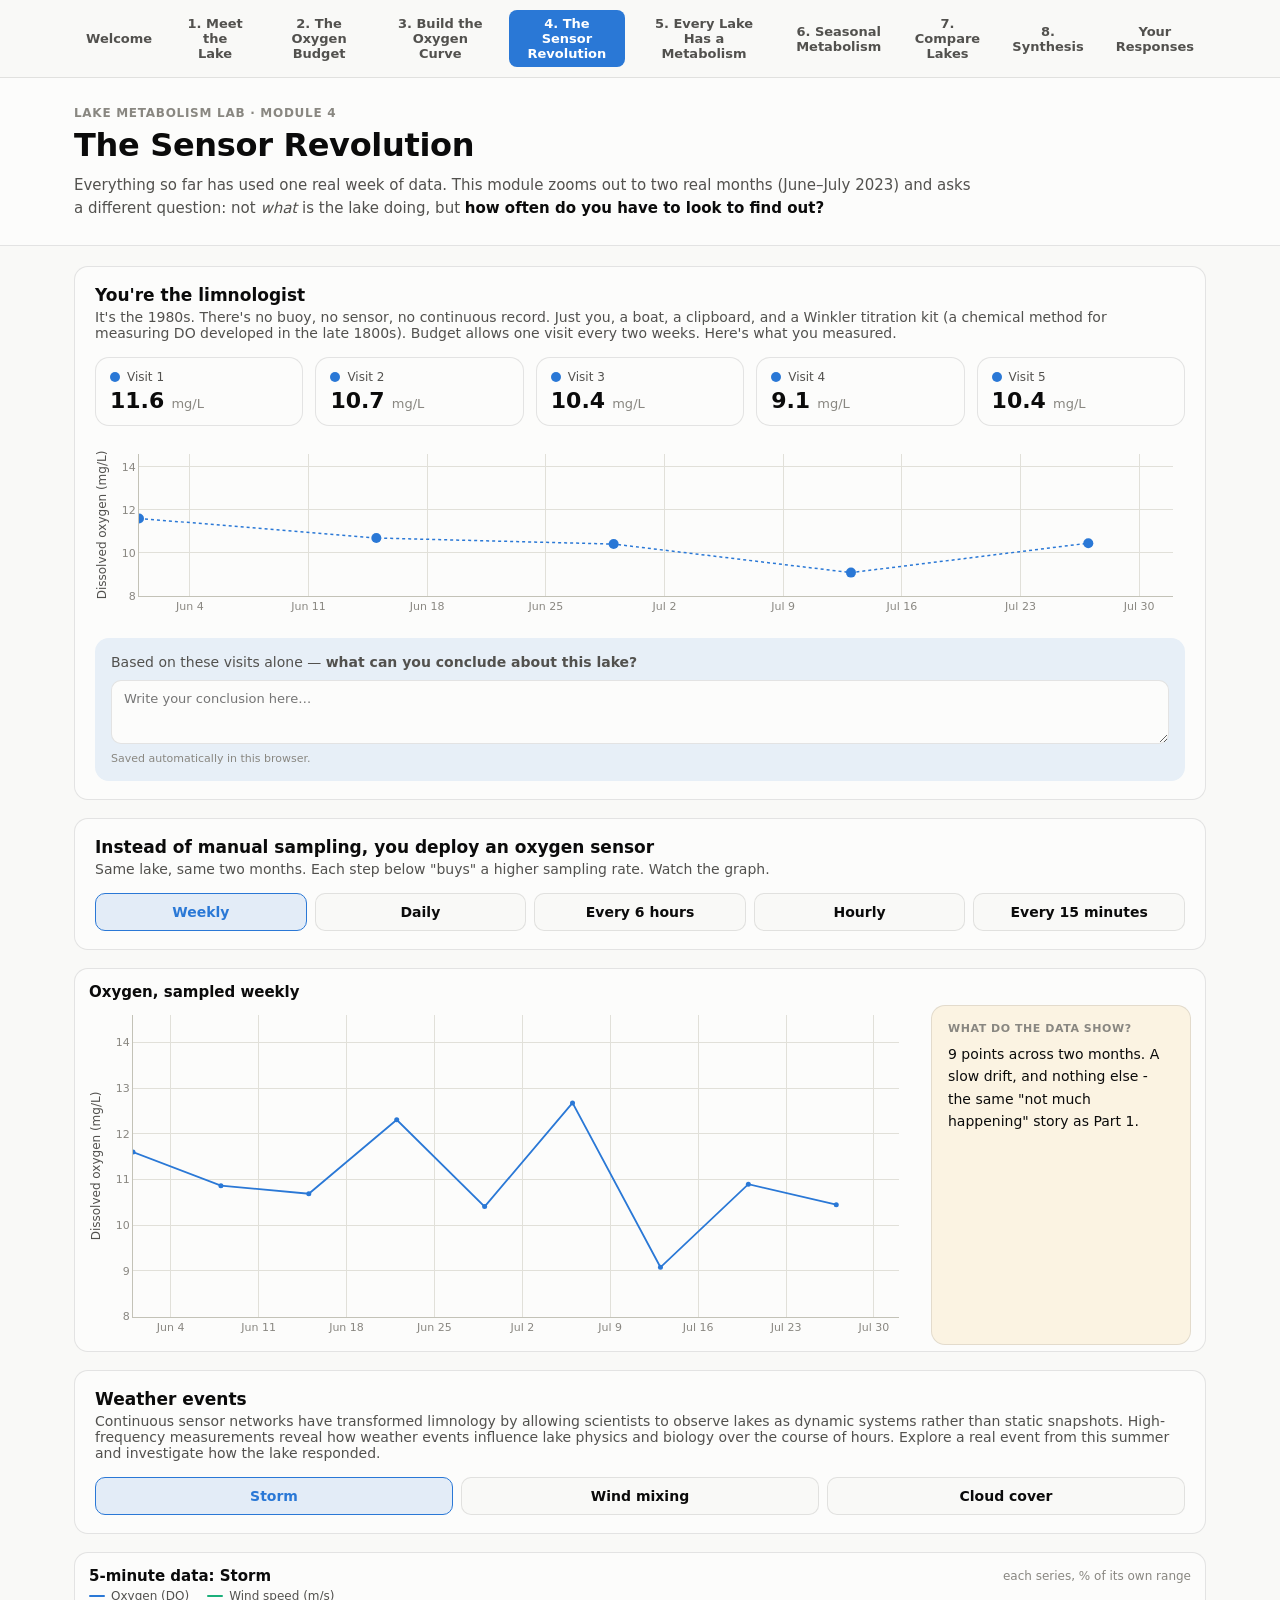
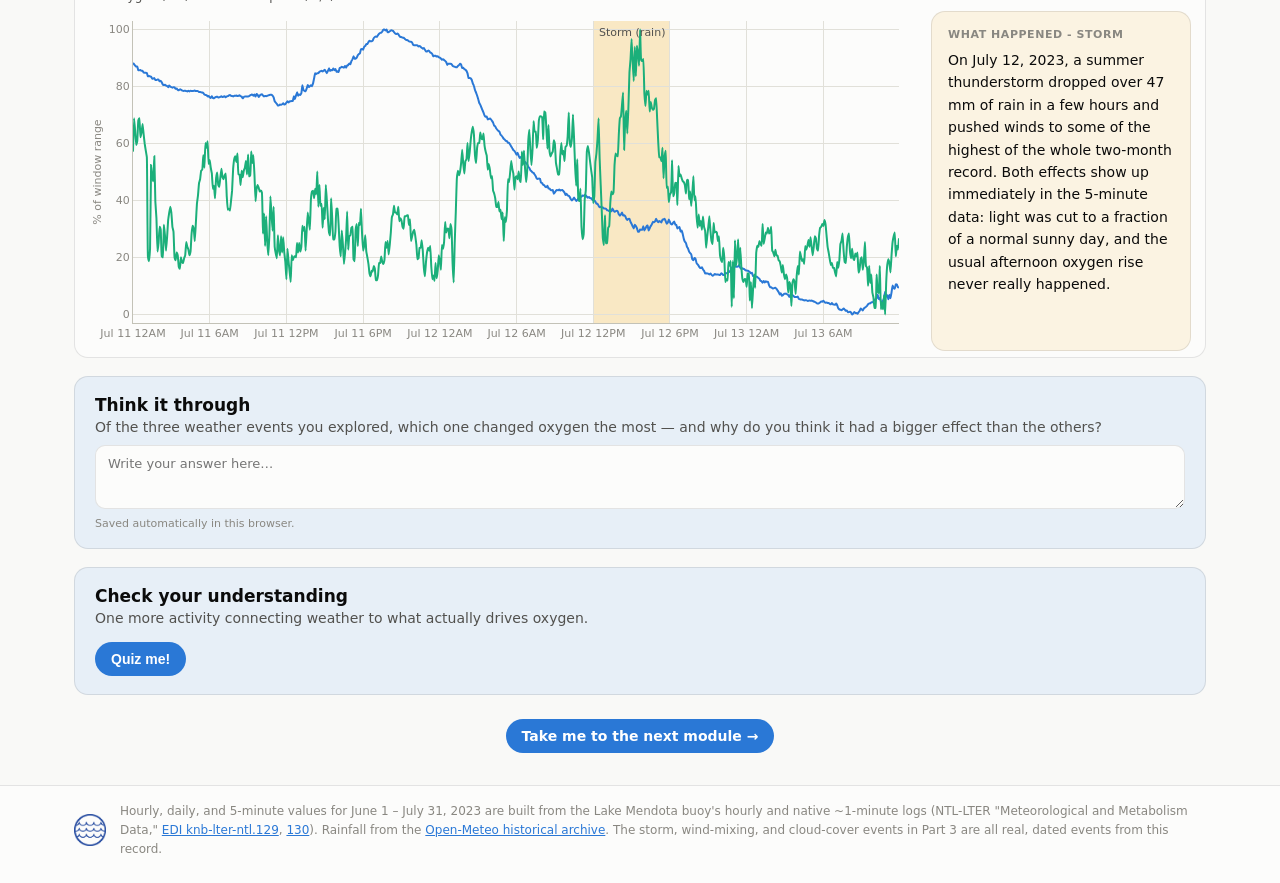
<file: module4.html>
<!doctype html>
<html lang="en">
<head>
<meta charset="utf-8">
<meta name="viewport" content="width=device-width, initial-scale=1">
<title>The Sensor Revolution — Lake Metabolism Lab</title>
<link rel="icon" href="data:image/svg+xml,<svg xmlns=%22http://www.w3.org/2000/svg%22 viewBox=%220 0 100 100%22><text y=%22.9em%22 font-size=%2290%22>🛰️</text></svg>">
<link rel="stylesheet" href="css/style.css?v=41">
</head>
<body>

<nav class="module-nav"><div class="module-nav-inner">
  <a href="index.html">Welcome</a>
  <a href="module1.html">1. Meet the Lake</a>
  <a href="module2.html">2. The Oxygen Budget</a>
  <a href="module3.html">3. Build the Oxygen Curve</a>
  <a href="module4.html" class="current">4. The Sensor Revolution</a>
  <a href="module5.html">5. Every Lake Has a Metabolism</a>
  <a href="module6.html">6. Seasonal Metabolism</a>
  <a href="module7.html">7. Compare Lakes</a>
  <a href="module8.html">8. Synthesis</a>
  <a href="responses.html">Your Responses</a>
</div></nav>

<header class="page-header">
  <div class="header-inner">
    <p class="eyebrow">Lake Metabolism Lab · Module 4</p>
    <h1>The Sensor Revolution</h1>
    <p class="lede lede-wide">
      Everything so far has used one real week of data. This module zooms out to two real months
      (June&ndash;July 2023) and asks a different question: not <em>what</em> is the lake doing, but
      <strong>how often do you have to look to find out?</strong>
    </p>
  </div>
</header>

<main class="content">

  <!-- ============================== PART 1 ============================== -->
  <section class="case-card">
    <h2>You're the limnologist</h2>
    <p class="case-sub">
      It's the 1980s. There's no buoy, no sensor, no continuous record. Just you, a boat, a clipboard, and a
      Winkler titration kit (a chemical method for measuring DO developed in the late 1800s). Budget allows one
      visit every two weeks. Here's what you measured.
    </p>
    <div class="stat-row cols-5" id="p1WeekCards"></div>
    <div class="overlay-plot" id="p1Plot" style="height:180px; margin-top:10px;"></div>
    <div style="margin-top:14px; padding:16px; border-radius:var(--card-radius); background:color-mix(in srgb, var(--series-do) 10%, var(--surface-1));">
      <p style="margin:0 0 6px; font-size:14px; color:var(--text-secondary);">
        Based on these visits alone &mdash; <strong>what can you conclude about this lake?</strong>
      </p>
      <textarea class="notes-field" id="p1Notes" placeholder="Write your conclusion here&hellip;"></textarea>
      <div class="notes-hint">Saved automatically in this browser.</div>
    </div>
  </section>

  <!-- ============================== PART 2 ============================== -->
  <section class="case-card">
    <h2>Instead of manual sampling, you deploy an oxygen sensor</h2>
    <p class="case-sub">Same lake, same two months. Each step below "buys" a higher sampling rate. Watch the graph.</p>
    <div class="res-switch" id="p2Switch">
      <button type="button" class="res-btn active" data-rung="0">Weekly</button>
      <button type="button" class="res-btn" data-rung="1">Daily</button>
      <button type="button" class="res-btn" data-rung="2">Every 6 hours</button>
      <button type="button" class="res-btn" data-rung="3">Hourly</button>
      <button type="button" class="res-btn" data-rung="4">Every 15 minutes</button>
    </div>
  </section>

  <section class="chart-card overlay-card">
    <div class="chart-card-head">
      <h2 id="p2Title">Oxygen, sampled weekly</h2>
    </div>
    <div style="display:flex; gap:20px; align-items:stretch; flex-wrap:wrap;">
      <div class="overlay-plot" id="p2Plot" style="flex:1 1 420px; min-width:0;"></div>
      <div class="state-caption" style="flex:0 0 260px; margin:0; background:color-mix(in srgb, var(--series-par) 10%, var(--surface-1));">
        <span class="callout-label">What do the data show?</span>
        <p id="p2Stats" style="margin:6px 0 0;"></p>
      </div>
    </div>
  </section>

  <!-- ============================== PART 3 ============================== -->
  <section class="case-card">
    <h2>Weather events</h2>
    <p class="case-sub">
      Continuous sensor networks have transformed limnology by allowing scientists to observe lakes as dynamic
      systems rather than static snapshots. High-frequency measurements reveal how weather events influence lake
      physics and biology over the course of hours. Explore a real event from this summer and investigate how the
      lake responded.
    </p>
    <div class="res-switch" id="p5Switch">
      <button type="button" class="res-btn active" data-event="storm">Storm</button>
      <button type="button" class="res-btn" data-event="windmix">Wind mixing</button>
      <button type="button" class="res-btn" data-event="cloud">Cloud cover</button>
    </div>
  </section>

  <div id="p5EventBody">
    <section class="chart-card overlay-card">
      <div class="chart-card-head">
        <h2 id="p5FineTitle">5-minute data</h2>
        <span class="chart-unit">each series, % of its own range</span>
      </div>
      <div class="overlay-legend" id="p5FineLegend"></div>
      <div style="display:flex; gap:20px; align-items:stretch; flex-wrap:wrap;">
        <div class="overlay-plot" id="p5FinePlot" style="flex:1 1 420px; min-width:0;"></div>
        <div class="state-caption" style="flex:0 0 260px; margin:0; background:color-mix(in srgb, var(--series-par) 10%, var(--surface-1));">
          <span class="callout-label" id="p5CaptionLabel">What happened</span>
          <p id="p5CaptionText" style="margin:6px 0 0;"></p>
        </div>
      </div>
    </section>
  </div>

  <section class="case-card" style="background:color-mix(in srgb, var(--series-do) 10%, var(--surface-1));">
    <h2>Think it through</h2>
    <p style="margin:0 0 6px; font-size:14px; color:var(--text-secondary);">
      Of the three weather events you explored, which one changed oxygen the most &mdash; and why do you think it
      had a bigger effect than the others?
    </p>
    <textarea class="notes-field" id="weatherEventsNotes" placeholder="Write your answer here&hellip;"></textarea>
    <div class="notes-hint">Saved automatically in this browser.</div>
  </section>

  <section class="case-card" style="background:color-mix(in srgb, var(--series-do) 10%, var(--surface-1));">
    <h2>Check your understanding</h2>
    <p class="case-sub">One more activity connecting weather to what actually drives oxygen.</p>
    <button type="button" class="play-btn" id="quizMeBtn">Quiz me!</button>

    <div class="reveal-panel" id="quizPanel" hidden>
      <h3 class="reveal-title">Activity 3 &middot; Match the process</h3>
      <p class="case-sub">Drag (or tap) each lake response into the weather event that causes it.</p>

      <div class="match-game" id="matchGame">
        <div class="match-tray" id="matchTray">
          <div class="match-chip" draggable="true" data-response="mixing">Increased mixing</div>
          <div class="match-chip" draggable="true" data-response="lowerphoto">Lower photosynthesis</div>
          <div class="match-chip" draggable="true" data-response="warming">Warming surface water</div>
          <div class="match-chip" draggable="true" data-response="cooling">Cooling surface water</div>
        </div>
        <div class="match-rows">
          <div class="match-row">
            <div class="match-label">💨 Strong wind</div>
            <div class="match-slot" data-event="wind"></div>
          </div>
          <div class="match-row">
            <div class="match-label">☁️ Cloud cover</div>
            <div class="match-slot" data-event="cloud"></div>
          </div>
          <div class="match-row">
            <div class="match-label">☀️ Sunny day</div>
            <div class="match-slot" data-event="sunny"></div>
          </div>
          <div class="match-row">
            <div class="match-label">🥶 Cold front</div>
            <div class="match-slot" data-event="coldfront"></div>
          </div>
        </div>
      </div>

      <h3 class="reveal-title" style="margin-top:22px;">Now guess: photosynthesis rate</h3>
      <p class="case-sub">For each event, would photosynthesis go up, go down, or stay about the same that day?</p>
      <div class="predict-rows" id="photoPredictRows"></div>

      <button type="button" class="play-btn" id="revealActivity3" style="margin-top:14px;">Reveal answers</button>
      <div class="reveal-panel" id="activity3Panel" hidden>
        <p class="reveal-note">
          In the simple model from Modules 2 and 3, photosynthesis depends only on light (PAR), not on wind
          directly. That's why a cloudy day lowers photosynthesis and a sunny day raises it, while a windy day
          (which mostly mixes the water column) leaves photosynthesis about the same, even though wind clearly
          changes the lake in other ways that affect phytoplankton dynamics.
        </p>
      </div>
    </div>
  </section>


  <div style="text-align:center; margin:24px 0;">
    <a href="module5.html" class="play-btn" style="display:inline-flex; text-decoration:none;">Take me to the next module &rarr;</a>
  </div>

</main>

<footer class="page-footer">
  <div class="page-footer-inner">
    <img src="images/cfllogo_hd.png" alt="CFL logo" class="page-footer-logo">
    <p>
    Hourly, daily, and 5-minute values for June 1 &ndash; July 31, 2023 are built from the Lake Mendota buoy's hourly
    and native ~1-minute logs (NTL-LTER "Meteorological and Metabolism Data,"
    <a href="https://portal.edirepository.org/nis/mapbrowse?scope=knb-lter-ntl&identifier=129" target="_blank" rel="noopener">EDI knb-lter-ntl.129</a>,
    <a href="https://portal.edirepository.org/nis/mapbrowse?scope=knb-lter-ntl&identifier=130" target="_blank" rel="noopener">130</a>).
    Rainfall from the <a href="https://open-meteo.com/en/docs/historical-weather-api" target="_blank" rel="noopener">Open-Meteo historical archive</a>.
    The storm, wind-mixing, and cloud-cover events in Part 3 are all real, dated events from this record.
  </p>
  </div>
</footer>

<script src="https://cdn.plot.ly/plotly-2.35.2.min.js"></script>
<script src="js/common.js?v=15"></script>
<script src="js/module4.js?v=20"></script>
</body>
</html>
</file>
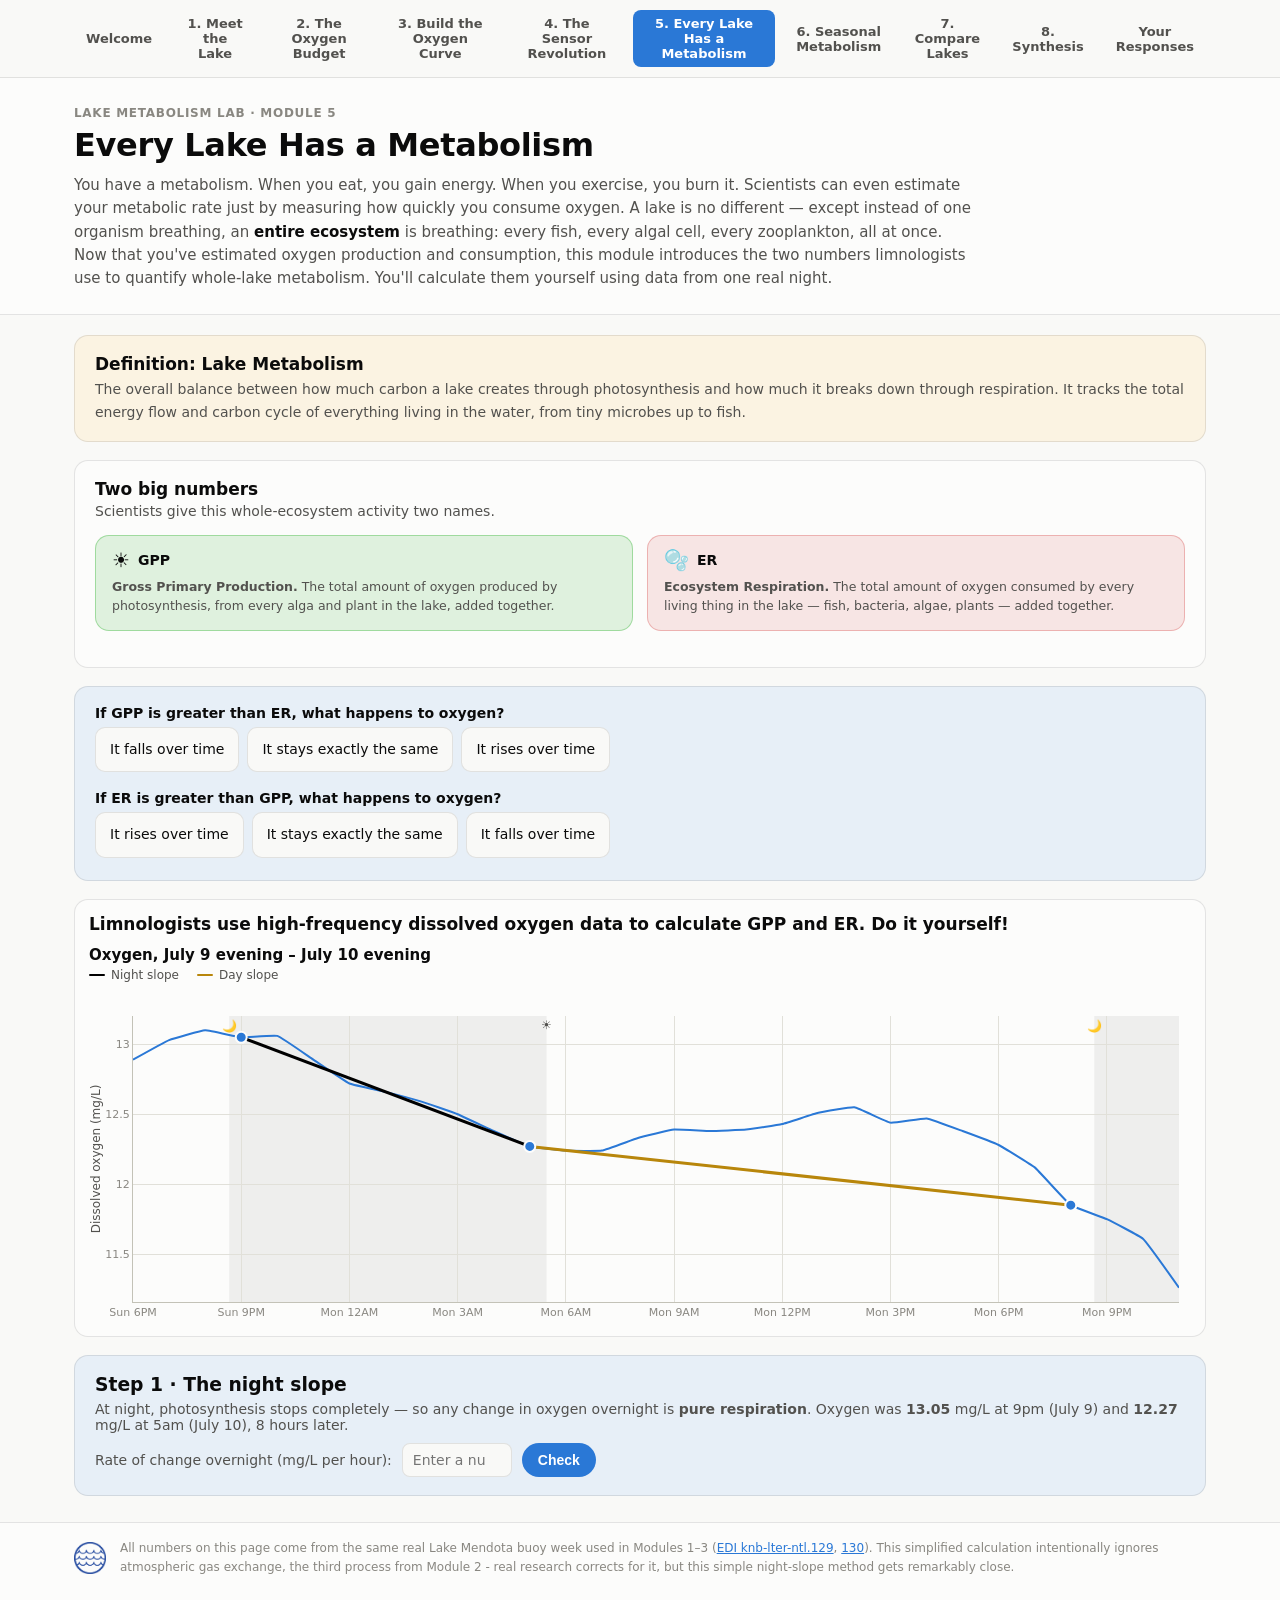
<file: module5.html>
<!doctype html>
<html lang="en">
<head>
<meta charset="utf-8">
<meta name="viewport" content="width=device-width, initial-scale=1">
<title>Every Lake Has a Metabolism — Lake Metabolism Lab</title>
<link rel="icon" href="data:image/svg+xml,<svg xmlns=%22http://www.w3.org/2000/svg%22 viewBox=%220 0 100 100%22><text y=%22.9em%22 font-size=%2290%22>🫁</text></svg>">
<link rel="stylesheet" href="css/style.css?v=41">
</head>
<body>

<nav class="module-nav"><div class="module-nav-inner">
  <a href="index.html">Welcome</a>
  <a href="module1.html">1. Meet the Lake</a>
  <a href="module2.html">2. The Oxygen Budget</a>
  <a href="module3.html">3. Build the Oxygen Curve</a>
  <a href="module4.html">4. The Sensor Revolution</a>
  <a href="module5.html" class="current">5. Every Lake Has a Metabolism</a>
  <a href="module6.html">6. Seasonal Metabolism</a>
  <a href="module7.html">7. Compare Lakes</a>
  <a href="module8.html">8. Synthesis</a>
  <a href="responses.html">Your Responses</a>
</div></nav>

<header class="page-header">
  <div class="header-inner">
    <p class="eyebrow">Lake Metabolism Lab · Module 5</p>
    <h1>Every Lake Has a Metabolism</h1>
    <p class="lede lede-wide">
      You have a metabolism. When you eat, you gain energy. When you exercise, you burn it. Scientists can even
      estimate your metabolic rate just by measuring how quickly you consume oxygen. A lake is no different &mdash;
      except instead of one organism breathing, an <strong>entire ecosystem</strong> is breathing: every fish,
      every algal cell, every zooplankton, all at once. Now that you've estimated oxygen production and
      consumption, this module introduces the two numbers limnologists use to quantify whole-lake metabolism.
      You'll calculate them yourself using data from one real night.
    </p>
  </div>
</header>

<main class="content">

  <!-- ===================== Section 1: the definition ===================== -->
  <section class="case-card" style="background:color-mix(in srgb, var(--series-par) 10%, var(--surface-1));">
    <h2>Definition: Lake Metabolism</h2>
    <p style="font-size:14px; color:var(--text-secondary); line-height:1.6; margin:0;">
      The overall balance between how much carbon a lake creates through photosynthesis and how much it breaks
      down through respiration. It tracks the total energy flow and carbon cycle of everything living in the
      water, from tiny microbes up to fish.
    </p>
  </section>

  <!-- ===================== Section 2: GPP / ER / diagram / quiz ===================== -->
  <section class="case-card">
    <h2>Two big numbers</h2>
    <p class="case-sub">Scientists give this whole-ecosystem activity two names.</p>
    <div class="toggle-row">
      <div class="toggle-card" style="background:color-mix(in srgb, var(--good) 12%, var(--surface-1)); border-color:color-mix(in srgb, var(--good) 30%, transparent);">
        <div class="toggle-card-head">
          <span class="toggle-card-title"><span class="toggle-card-icon">☀️</span>GPP</span>
        </div>
        <p><strong>Gross Primary Production.</strong> The total amount of oxygen produced by photosynthesis, from
          every alga and plant in the lake, added together.</p>
      </div>
      <div class="toggle-card" style="background:color-mix(in srgb, var(--critical) 12%, var(--surface-1)); border-color:color-mix(in srgb, var(--critical) 30%, transparent);">
        <div class="toggle-card-head">
          <span class="toggle-card-title"><span class="toggle-card-icon">🫧</span>ER</span>
        </div>
        <p><strong>Ecosystem Respiration.</strong> The total amount of oxygen consumed by every living thing in the
          lake &mdash; fish, bacteria, algae, plants &mdash; added together.</p>
      </div>
    </div>
  </section>

  <section class="case-card" style="background:color-mix(in srgb, var(--series-do) 10%, var(--surface-1));">
    <p style="font-size:14px; font-weight:600; margin:0 0 6px;">If GPP is greater than ER, what happens to oxygen?</p>
    <div class="quiz-grid" id="q1Grid" style="flex-direction:row; flex-wrap:wrap;">
      <button type="button" class="quiz-option" data-key="q1falls" data-correct="false">It falls over time</button>
      <button type="button" class="quiz-option" data-key="q1same" data-correct="false">It stays exactly the same</button>
      <button type="button" class="quiz-option" data-key="q1rises" data-correct="true">It rises over time</button>
    </div>
    <div class="quiz-feedback" id="q1Feedback" hidden></div>

    <p style="font-size:14px; font-weight:600; margin:18px 0 6px;">If ER is greater than GPP, what happens to oxygen?</p>
    <div class="quiz-grid" id="q2Grid" style="flex-direction:row; flex-wrap:wrap;">
      <button type="button" class="quiz-option" data-key="q2rises" data-correct="false">It rises over time</button>
      <button type="button" class="quiz-option" data-key="q2same" data-correct="false">It stays exactly the same</button>
      <button type="button" class="quiz-option" data-key="q2falls" data-correct="true">It falls over time</button>
    </div>
    <div class="quiz-feedback" id="q2Feedback" hidden></div>
  </section>

  <!-- ===================== Section 3: guided calculation ===================== -->
  <section class="chart-card overlay-card">
    <h2>Limnologists use high-frequency dissolved oxygen data to calculate GPP and ER. Do it yourself!</h2>
    <div class="chart-card-head">
      <h2>Oxygen, July 9 evening &ndash; July 10 evening</h2>
    </div>
    <div class="overlay-legend">
      <span><span class="swatch" style="background:#000000"></span>Night slope</span>
      <span><span class="swatch" style="background:#b8860b"></span>Day slope</span>
    </div>
    <div class="overlay-plot" id="m6Plot"></div>
  </section>

  <section class="case-card" style="background:color-mix(in srgb, var(--series-do) 10%, var(--surface-1));">
    <h3 style="margin:0 0 6px;">Step 1 &middot; The night slope</h3>
    <p style="font-size:14px; color:var(--text-secondary); margin:0 0 10px;">
      At night, photosynthesis stops completely &mdash; so any change in oxygen overnight is <strong>pure
      respiration</strong>. Oxygen was <strong id="m6NightStartVal">&ndash;</strong> mg/L at 9pm (July 9) and
      <strong id="m6NightEndVal">&ndash;</strong> mg/L at 5am (July 10), <span id="m6NightHours">8</span> hours later.
    </p>
    <div class="calc-step">
      <label for="m6Step1Input">Rate of change overnight (mg/L per hour):</label>
      <input type="number" step="0.01" id="m6Step1Input" class="calc-input" placeholder="Enter a number">
      <button type="button" class="play-btn" id="m6Step1Check">Check</button>
    </div>
    <p class="calc-feedback" id="m6Step1Feedback" hidden></p>
  </section>

  <section class="case-card" id="m6Step2Card" hidden style="background:color-mix(in srgb, var(--series-do) 10%, var(--surface-1));">
    <h3 style="margin:0 0 6px;">Step 2 &middot; The daytime slope</h3>
    <p style="font-size:14px; color:var(--text-secondary); margin:0 0 10px;">
      During the day (5am&ndash;8pm, 15 hours), oxygen went from <strong id="m6DayStartVal">&ndash;</strong> mg/L to
      <strong id="m6DayEndVal">&ndash;</strong> mg/L. This time, <strong>both</strong> photosynthesis and
      respiration are happening at once, so whatever rate you calculate is their combined, net effect &mdash;
      not GPP or ER on its own.
    </p>
    <div class="calc-step">
      <label for="m6Step2Input">Net rate of change during the day (mg/L per hour):</label>
      <input type="number" step="0.01" id="m6Step2Input" class="calc-input" placeholder="Enter a number">
      <button type="button" class="play-btn" id="m6Step2Check">Check</button>
    </div>
    <p class="calc-feedback" id="m6Step2Feedback" hidden></p>
  </section>

  <!-- ===================== Section 3b: putting it together ===================== -->
  <section class="case-card" id="m6Summary" hidden>
    <h2>Putting it together</h2>
    <p class="case-sub">Your two slopes are all it takes to separate GPP from ER.</p>
    <div class="calc-summary">
      <div class="calc-summary-row">
        <div class="calc-summary-label">Night slope <span class="calc-summary-sub">(pure respiration)</span></div>
        <div class="calc-summary-formula" id="sumNightFormula"></div>
      </div>
      <div class="calc-summary-row">
        <div class="calc-summary-label">Day slope <span class="calc-summary-sub">(GPP and ER combined)</span></div>
        <div class="calc-summary-formula" id="sumDayFormula"></div>
      </div>
      <p style="font-size:13.5px; color:var(--text-secondary); margin:2px 0 10px;">
        We can use the day slope to calculate GPP because we know the respiration rate (from the night slope).
        Here we assume the respiration rate is the same at night as it is during the day.
      </p>
      <div class="calc-summary-row calc-summary-row-highlight">
        <div class="calc-summary-label">GPP rate <span class="calc-summary-sub">(day slope - respiration rate)</span></div>
        <div class="calc-summary-formula" id="sumGppRateFormula"></div>
      </div>
      <p style="font-size:13.5px; color:var(--text-secondary); margin:2px 0 10px;">
        Our rates are calculated per hour. We can multiply by total hours to calculate how many mg/L of oxygen is
        added to or removed from the lake.
      </p>
      <div class="calc-summary-row" style="background:color-mix(in srgb, var(--good) 12%, var(--surface-1)); border-color:color-mix(in srgb, var(--good) 30%, transparent);">
        <div class="calc-summary-label">GPP <span class="calc-summary-sub">(&times; 15 daylight hours)</span></div>
        <div class="calc-summary-formula" id="sumGppFormula"></div>
      </div>
      <div class="calc-summary-row" style="background:color-mix(in srgb, var(--critical) 12%, var(--surface-1)); border-color:color-mix(in srgb, var(--critical) 30%, transparent);">
        <div class="calc-summary-label">ER <span class="calc-summary-sub">(&times; 24 hours)</span></div>
        <div class="calc-summary-formula" id="sumErFormula"></div>
      </div>
    </div>
  </section>

  <!-- ===================== Section 4: the verdict ===================== -->
  <section class="case-card" id="m6Verdict" hidden>
    <h2>The verdict</h2>
    <div class="balance-beam">
      <div class="balance-side">
        <div class="balance-label">Photosynthesis</div>
        <div class="balance-value balance-gpp" id="verdictGpp">0.00</div>
      </div>
      <div class="balance-op" id="verdictOp">&gt;</div>
      <div class="balance-side">
        <div class="balance-label">Respiration</div>
        <div class="balance-value balance-er" id="verdictEr">0.00</div>
      </div>
    </div>
    <p id="verdictText" style="font-size:14px; color:var(--text-secondary); margin-top:12px;"></p>
  </section>

  <!-- ===================== Section 4b: NEP definition ===================== -->
  <section class="case-card" id="m6Nep" hidden style="background:color-mix(in srgb, var(--series-par) 10%, var(--surface-1));">
    <h2>Definition: Net Ecosystem Production (NEP)</h2>
    <p style="font-size:14px; color:var(--text-secondary); line-height:1.6; margin:0 0 10px;">
      The difference between gross primary production (GPP) and net ecosystem respiration (ER).
    </p>
    <div class="calc-summary-formula" style="font-size:15px;">NEP = GPP &minus; ER</div>
  </section>

  <!-- ===================== Section 4c: NEP question ===================== -->
  <section class="case-card" id="m6NepQuestion" hidden style="background:color-mix(in srgb, var(--series-do) 10%, var(--surface-1));">
    <h3 style="margin:0 0 6px;">What is NEP for this day?</h3>
    <p class="case-sub" style="margin:0 0 10px;">Use your GPP and ER values from above.</p>
    <div class="calc-step">
      <label for="m6NepInput">NEP (mg/L per day):</label>
      <input type="number" step="0.01" id="m6NepInput" class="calc-input" placeholder="e.g. -0.50">
      <button type="button" class="play-btn" id="m6NepCheck">Check</button>
    </div>
    <p class="calc-feedback" id="m6NepFeedback" hidden></p>
    <div class="balance-net" id="verdictNet" style="margin-top:12px;" hidden>Net = 0.00</div>
    <p class="reveal-title" id="m6NepCongrats" style="margin-top:12px;" hidden>&#127881; Nice work &mdash; you've calculated NEP!</p>
    <button type="button" class="play-btn" id="m6NepContinueBtn" style="margin-top:14px;" hidden>Continue</button>
  </section>

  <!-- ===================== Section 4c: why high-frequency data matter ===================== -->
  <section class="case-card" id="m6HighFreq" hidden>
    <h2>Why high-frequency data matter</h2>
    <p class="case-sub">
      Pick one real night (July 9&ndash;10) and ask a very specific question: from whatever data survives at each
      resolution, <strong>can you still estimate respiration</strong> &mdash; the rate oxygen falls overnight?
    </p>
    <div class="res-switch" id="p4Switch">
      <button type="button" class="res-btn" data-rung="4">Every 15 minutes</button>
      <button type="button" class="res-btn" data-rung="3">Hourly</button>
      <button type="button" class="res-btn" data-rung="2">Every 6 hours</button>
      <button type="button" class="res-btn active" data-rung="1">Daily</button>
      <button type="button" class="res-btn" data-rung="0">Weekly</button>
    </div>
  </section>

  <section class="chart-card overlay-card" id="m6HighFreqPlot" hidden>
    <div class="chart-card-head">
      <h2 id="p4Title">One night, sampled daily</h2>
    </div>
    <div style="display:flex; gap:20px; align-items:stretch; flex-wrap:wrap;">
      <div class="overlay-plot" id="p4Plot" style="flex:1 1 420px; min-width:0;"></div>
      <div class="state-caption" style="flex:0 0 260px; margin:0;">
        <span class="callout-label">Estimated respiration rate</span>
        <span class="match-meter-value" id="p4RateOut">&ndash;</span>
        <p id="p4Explain" style="margin:6px 0 0; font-size:13.5px; color:var(--text-secondary);"></p>
      </div>
    </div>
  </section>

  <!-- ===================== Section 4d: recall definitions ===================== -->
  <section class="case-card" id="m6Recall" hidden style="background:color-mix(in srgb, var(--series-do) 10%, var(--surface-1));">
    <h2>Recall some definitions from introductory biology</h2>
    <button type="button" class="play-btn" id="recallStartBtn">Before moving on, review some terms</button>

    <div class="reveal-panel" id="recallPanel" hidden>
      <p style="font-size:14px; font-weight:600; margin:0 0 6px;">True or False?</p>
      <p class="case-sub" style="margin-bottom:10px;">
        An autotroph makes its own organic matter from carbon dioxide, whereas a heterotroph obtains organic matter
        by consuming other organisms.
      </p>
      <div class="quiz-grid" id="recallQ1Grid" style="flex-direction:row; flex-wrap:wrap;">
        <button type="button" class="quiz-option" data-key="true" data-correct="true">True</button>
        <button type="button" class="quiz-option" data-key="false" data-correct="false">False</button>
      </div>
      <div class="quiz-feedback" id="recallQ1Feedback" hidden></div>

      <p style="font-size:14px; font-weight:600; margin:18px 0 6px;">Which of the following organisms is an autotroph?</p>
      <div class="quiz-grid" id="recallQ2Grid" style="flex-direction:row; flex-wrap:wrap;">
        <button type="button" class="quiz-option" data-key="trout" data-correct="false">Trout</button>
        <button type="button" class="quiz-option" data-key="zooplankton" data-correct="false">Zooplankton</button>
        <button type="button" class="quiz-option" data-key="algae" data-correct="true">Algae</button>
        <button type="button" class="quiz-option" data-key="bacteria" data-correct="false">Bacteria that consume organic matter</button>
      </div>
      <div class="quiz-feedback" id="recallQ2Feedback" hidden></div>

      <p style="font-size:14px; font-weight:600; margin:18px 0 6px;">
        How do you think these definitions might apply to an entire lake rather than an individual organism?
      </p>
      <textarea class="notes-field" id="recallNotes" placeholder="Type your answer&hellip;"></textarea>
      <div class="notes-hint">Saved automatically in this browser.</div>
      <button type="button" class="play-btn" id="recallContinueBtn" style="margin-top:12px;" disabled>Continue</button>
    </div>
  </section>

  <!-- ===================== Section 5: autotrophic / heterotrophic ===================== -->
  <!-- ===================== Section 6: farm analogy ===================== -->
  <section class="case-card" id="m6FarmAnalogy" hidden style="background:color-mix(in srgb, var(--series-par) 10%, var(--surface-1));">
    <h2>The farm analogy</h2>
    <p style="font-size:14px; color:var(--text-secondary); line-height:1.6;">
      Think of a farm. A productive farm grows more food than its residents can eat, creating a surplus. A less
      productive farm can't feed itself and has to bring food in from elsewhere.
    </p>
    <p style="font-size:14px; color:var(--text-secondary); line-height:1.6;">
      A lake has a similar "carbon economy." An <strong>autotrophic</strong> lake produces more organic matter than
      it consumes, building a surplus. A <strong>heterotrophic</strong> lake consumes more than it produces and must
      rely on organic matter imported from the surrounding landscape or stored from previous production &mdash; like
      living on imports or savings.
    </p>
  </section>

  <section class="case-card" id="m6AutoHetero" hidden>
    <h2>Autotrophic vs. heterotrophic</h2>
    <p class="case-sub">Two real nights from the same week, two very different verdicts.</p>

    <h3 style="margin:14px 0 4px;">July 9&ndash;10: heterotrophic</h3>
    <div class="example-chart-wrap">
      <div class="example-chart-head">
        <span>Oxygen, July 9 evening &ndash; July 10 evening</span>
        <span class="net-badge net-badge-negative" id="ex1NetBadge">Net &ndash;</span>
      </div>
      <div class="overlay-plot" id="ex1Plot" style="height:170px;"></div>
    </div>
    <div class="balance-beam">
      <div class="balance-side"><div class="balance-label">Photosynthesis</div><div class="balance-value balance-gpp" id="ex1Gpp">&ndash;</div></div>
      <div class="balance-op" id="ex1Op">&lt;</div>
      <div class="balance-side"><div class="balance-label">Respiration</div><div class="balance-value balance-er" id="ex1Er">&ndash;</div></div>
    </div>
    <div class="balance-net" id="ex1Net">Net = &ndash;</div>
    <p style="font-size:14px; color:var(--text-secondary); margin-top:10px;">
      Ecosystem Respiration was higher than Gross Primary Production that day. The lake consumed more oxygen than it produced:
      it's <strong>heterotrophic</strong>. It's living off stored food &mdash; instead of producing enough new
      organic matter, organisms are consuming material that already exists: dead leaves, algae from an earlier
      bloom, or carbon washed in from the surrounding watershed.
    </p>

    <h3 style="margin:20px 0 4px;">July 14&ndash;15: autotrophic</h3>
    <div class="example-chart-wrap">
      <div class="example-chart-head">
        <span>Oxygen, July 14 evening &ndash; July 15 evening</span>
        <span class="net-badge net-badge-positive" id="ex2NetBadge">Net &ndash;</span>
      </div>
      <div class="overlay-plot" id="ex2Plot" style="height:170px;"></div>
    </div>
    <div class="balance-beam">
      <div class="balance-side"><div class="balance-label">Photosynthesis</div><div class="balance-value balance-gpp" id="ex2Gpp">&ndash;</div></div>
      <div class="balance-op" id="ex2Op">&gt;</div>
      <div class="balance-side"><div class="balance-label">Respiration</div><div class="balance-value balance-er" id="ex2Er">&ndash;</div></div>
    </div>
    <div class="balance-net" id="ex2Net">Net = &ndash;</div>
    <p style="font-size:14px; color:var(--text-secondary); margin-top:10px;">
      Five days later, the balance flipped. Gross Primary Production was higher than Ecosystem Respiration: the lake is
      <strong>autotrophic</strong>. It's acting like a factory &mdash; it builds more organic material than it
      burns, and there's extra production left over.
    </p>
  </section>

  <div id="nextModuleWrap" hidden style="text-align:center; margin:24px 0;">
    <a href="module6.html" class="play-btn" style="display:inline-flex; text-decoration:none;">Take me to the next module &rarr;</a>
  </div>

</main>

<footer class="page-footer">
  <div class="page-footer-inner">
    <img src="images/cfllogo_hd.png" alt="CFL logo" class="page-footer-logo">
    <p>
    All numbers on this page come from the same real Lake Mendota buoy week used in Modules 1&ndash;3
    (<a href="https://portal.edirepository.org/nis/mapbrowse?scope=knb-lter-ntl&identifier=129" target="_blank" rel="noopener">EDI knb-lter-ntl.129</a>,
    <a href="https://portal.edirepository.org/nis/mapbrowse?scope=knb-lter-ntl&identifier=130" target="_blank" rel="noopener">130</a>).
    This simplified calculation intentionally ignores atmospheric gas exchange, the third process from Module 2 -
    real research corrects for it, but this simple night-slope method gets remarkably close.
  </p>
  </div>
</footer>

<script src="https://cdn.plot.ly/plotly-2.35.2.min.js"></script>
<script src="js/common.js?v=15"></script>
<script src="js/module5.js?v=21"></script>
</body>
</html>
</file>
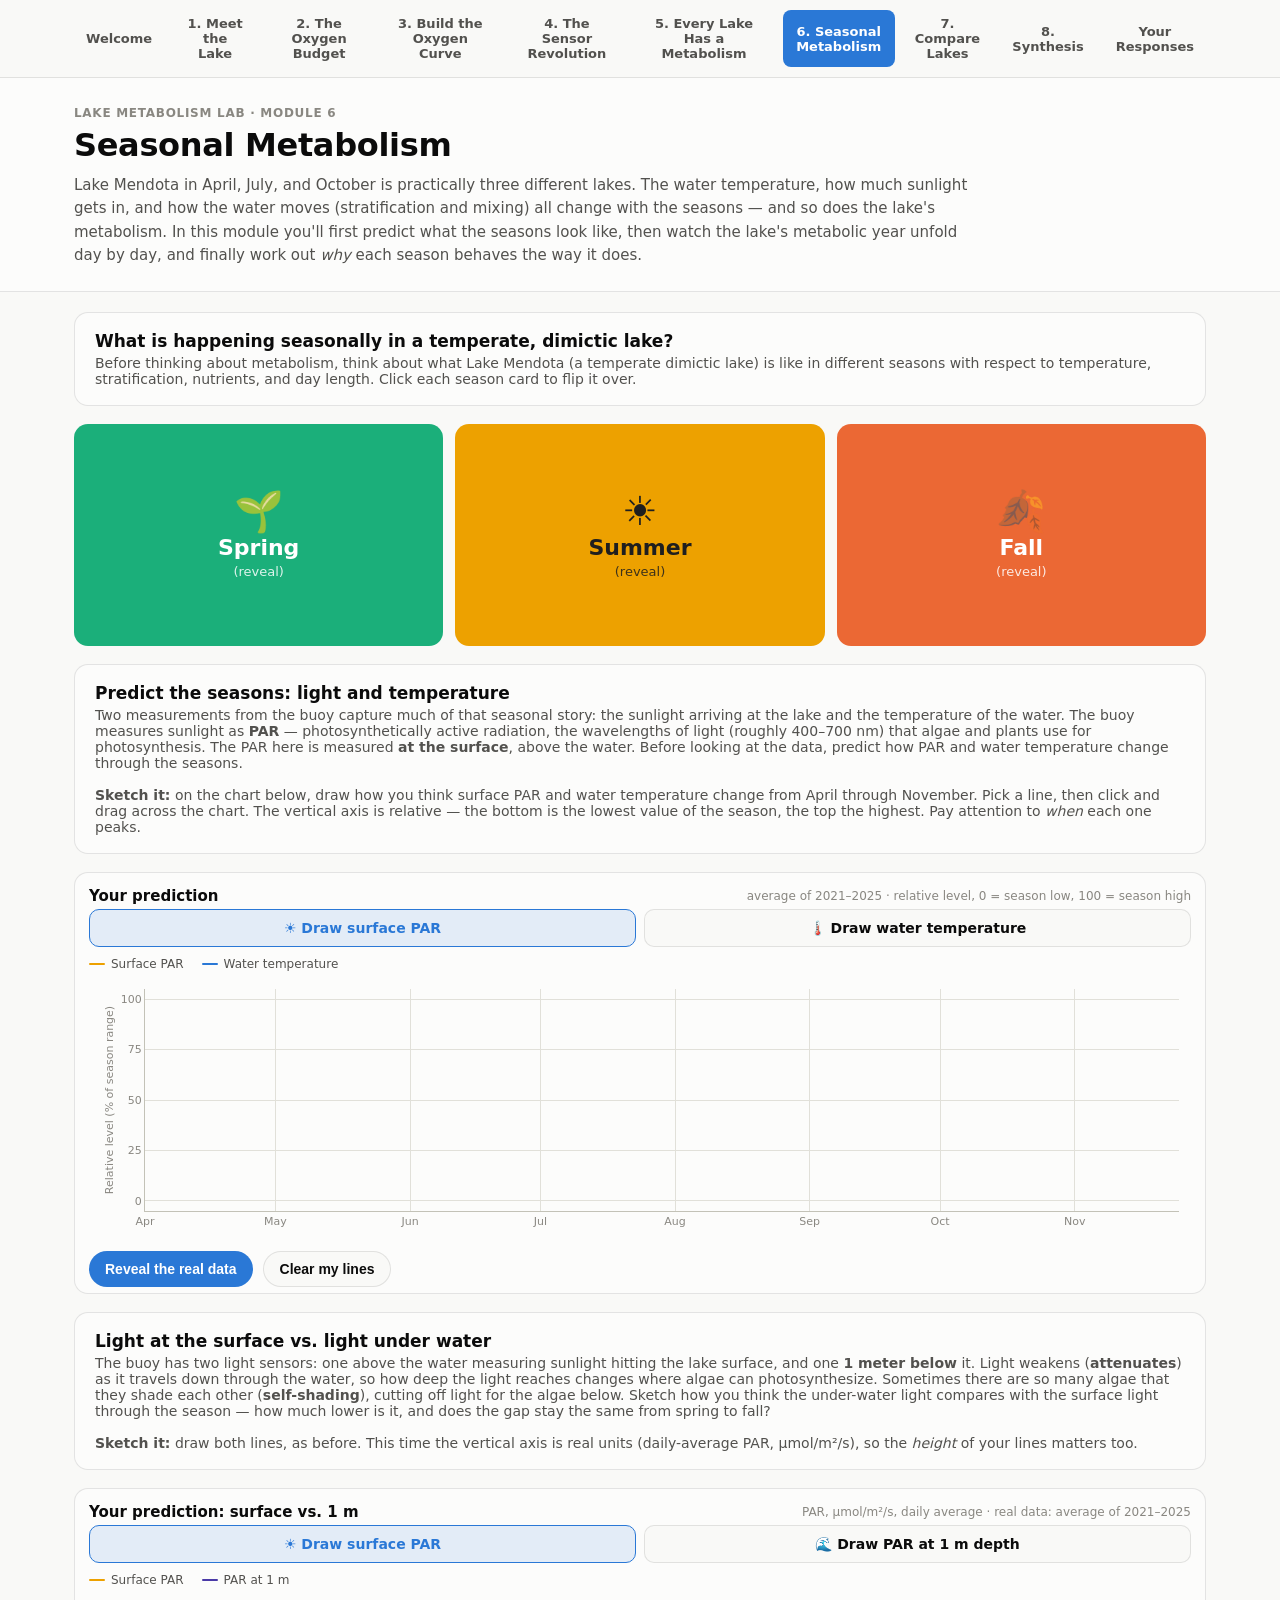
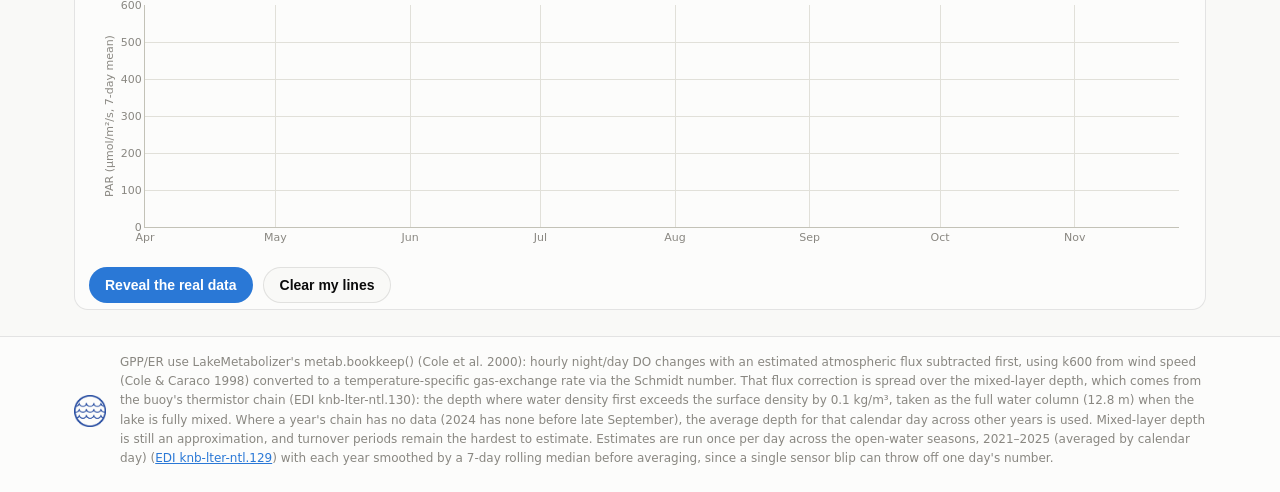
<file: module6.html>
<!doctype html>
<html lang="en">
<head>
<meta charset="utf-8">
<meta name="viewport" content="width=device-width, initial-scale=1">
<title>Seasonal Metabolism — Lake Metabolism Lab</title>
<link rel="icon" href="data:image/svg+xml,<svg xmlns=%22http://www.w3.org/2000/svg%22 viewBox=%220 0 100 100%22><text y=%22.9em%22 font-size=%2290%22>🍂</text></svg>">
<link rel="stylesheet" href="css/style.css?v=41">
</head>
<body>

<nav class="module-nav"><div class="module-nav-inner">
  <a href="index.html">Welcome</a>
  <a href="module1.html">1. Meet the Lake</a>
  <a href="module2.html">2. The Oxygen Budget</a>
  <a href="module3.html">3. Build the Oxygen Curve</a>
  <a href="module4.html">4. The Sensor Revolution</a>
  <a href="module5.html">5. Every Lake Has a Metabolism</a>
  <a href="module6.html" class="current">6. Seasonal Metabolism</a>
  <a href="module7.html">7. Compare Lakes</a>
  <a href="module8.html">8. Synthesis</a>
  <a href="responses.html">Your Responses</a>
</div></nav>

<header class="page-header">
  <div class="header-inner">
    <p class="eyebrow">Lake Metabolism Lab · Module 6</p>
    <h1>Seasonal Metabolism</h1>
    <p class="lede lede-wide">
      Lake Mendota in April, July, and October is practically three different lakes. The water temperature, how
      much sunlight gets in, and how the water moves (stratification and mixing) all change with the seasons
      &mdash; and so does the lake's metabolism. In this module you'll first predict what the seasons look like, then
      watch the lake's metabolic year unfold day by day, and finally work out <em>why</em> each season behaves the
      way it does.
    </p>
  </div>
</header>

<main class="content">

  <section class="case-card">
    <h2>What is happening seasonally in a temperate, dimictic lake?</h2>
    <p class="case-sub" style="margin-bottom:0;">
      Before thinking about metabolism, think about what Lake Mendota (a temperate dimictic lake) is like in
      different seasons with respect to temperature, stratification, nutrients, and day length. Click each season
      card to flip it over.
    </p>
  </section>

  <div class="season-grid" id="seasonReveal">
    <div class="flip-card" role="button" tabindex="0" aria-pressed="false" aria-label="Reveal Spring" style="--season-color:var(--series-wind); --season-ink:#ffffff;">
      <div class="flip-inner">
        <div class="flip-face flip-front">
          <span class="flip-emoji">&#127793;</span>
          <span class="flip-title">Spring</span>
          <span class="flip-hint">(reveal)</span>
        </div>
        <div class="flip-face flip-back season-card">
      <h3>&#127793; Spring</h3>
      <p class="season-months">March &ndash; May</p>
      <p class="season-verdict">Ice melts, and the whole lake mixes.</p>
      <p>As the ice goes out, the lake is cold and about the same temperature from top to bottom, so wind can stir the entire water column.</p>
      <p>Days are lengthening and sunlight is climbing, and the surface slowly warms. Nutrients that built up near the bottom are mixed up to where algae can use them.</p>
        </div>
      </div>
    </div>
    <div class="flip-card" role="button" tabindex="0" aria-pressed="false" aria-label="Reveal Summer" style="--season-color:var(--series-par); --season-ink:#1f1f1f;">
      <div class="flip-inner">
        <div class="flip-face flip-front">
          <span class="flip-emoji">&#9728;&#65039;</span>
          <span class="flip-title">Summer</span>
          <span class="flip-hint">(reveal)</span>
        </div>
        <div class="flip-face flip-back season-card">
      <h3>&#9728;&#65039; Summer</h3>
      <p class="season-months">June &ndash; August</p>
      <p class="season-verdict">Warm, bright, and layered.</p>
      <p>The sun heats the surface water, which gets lighter than the cold water below. The lake <strong>stratifies</strong> into a warm, bright upper layer sitting on a cold, dark lower one, and wind can no longer mix the two.</p>
      <p>Surface algae stay in the photic zone. The bottom water (hypolimnion) is cut off from the atmosphere, so its oxygen can run low.</p>
        </div>
      </div>
    </div>
    <div class="flip-card" role="button" tabindex="0" aria-pressed="false" aria-label="Reveal Fall" style="--season-color:var(--series-wtemp); --season-ink:#ffffff;">
      <div class="flip-inner">
        <div class="flip-face flip-front">
          <span class="flip-emoji">&#127810;</span>
          <span class="flip-title">Fall</span>
          <span class="flip-hint">(reveal)</span>
        </div>
        <div class="flip-face flip-back season-card">
      <h3>&#127810; Fall</h3>
      <p class="season-months">September &ndash; November</p>
      <p class="season-verdict">Cooling, darkening, and mixing again.</p>
      <p>Days shorten and the sun sits lower, so far less light reaches the lake. The surface cools until the layers are about the same temperature, and the lake mixes top to bottom again &mdash; <strong>fall turnover</strong>.</p>
      <p>Leaves, runoff, and dying summer algae add organic matter to the water just as the light fades.</p>
        </div>
      </div>
    </div>
  </div>

  <!-- ===================== Predict the drivers ===================== -->
  <section class="case-card">
    <h2>Predict the seasons: light and temperature</h2>
    <p class="case-sub">
      Two measurements from the buoy capture much of that seasonal story: the sunlight arriving at the lake and
      the temperature of the water. The buoy measures sunlight as <strong>PAR</strong> &mdash; photosynthetically
      active radiation, the wavelengths of light (roughly 400&ndash;700 nm) that algae and plants use for
      photosynthesis. The PAR here is measured <strong>at the surface</strong>, above the water. Before looking at
      the data, predict how PAR and water temperature change through the seasons.
    </p>
    <p class="case-sub" style="margin-bottom:0;">
      <strong>Sketch it:</strong> on the chart below, draw how you think surface PAR and water temperature
      change from April through November. Pick a line, then click and drag across the chart. The vertical axis is
      relative &mdash; the bottom is the lowest value of the season, the top the highest. Pay attention to
      <em>when</em> each one peaks.
    </p>
  </section>

  <section class="chart-card overlay-card">
    <div class="chart-card-head">
      <h2>Your prediction</h2>
      <span class="chart-unit">average of 2021&ndash;2025 &middot; relative level, 0 = season low, 100 = season high</span>
    </div>
    <div class="res-switch" id="drawSwitch" style="margin-bottom:10px;">
      <button type="button" class="res-btn active" data-draw="par">&#9728;&#65039; Draw surface PAR</button>
      <button type="button" class="res-btn" data-draw="temp">&#127777;&#65039; Draw water temperature</button>
    </div>
    <div class="overlay-legend">
      <span><span class="swatch" style="background:var(--series-par)"></span>Surface PAR</span>
      <span><span class="swatch" style="background:var(--series-do)"></span>Water temperature</span>
      <span id="drawRealKey" hidden><span class="swatch" style="background:var(--text-muted)"></span>Dashed = real buoy data</span>
    </div>
    <div class="draw-wrap" id="drawWrap">
      <div class="overlay-plot" id="drawPlot" style="height:260px;"></div>
      <div class="draw-surface" id="drawSurface" aria-label="Drawing area" role="img"></div>
    </div>
    <div style="display:flex; gap:10px; margin-top:12px; flex-wrap:wrap;">
      <button type="button" class="play-btn" id="drawReveal">Reveal the real data</button>
      <button type="button" class="play-btn" id="drawClear" style="background:var(--surface-2, var(--page-plane)); color:var(--text-primary); border:1px solid var(--border-hairline);">Clear my lines</button>
    </div>
    <div id="drawFeedback" style="margin:12px 0 0; font-size:14px; line-height:1.6;" hidden></div>
  </section>

  <section class="case-card">
    <h2>Light at the surface vs. light under water</h2>
    <p class="case-sub">
      The buoy has two light sensors: one above the water measuring sunlight hitting the lake surface, and one
      <strong>1 meter below</strong> it. Light weakens (<strong>attenuates</strong>) as it travels down through the
      water, so how deep the light reaches changes where algae can photosynthesize. Sometimes there are so many
      algae that they shade each other (<strong>self-shading</strong>), cutting off light for the algae below.
      Sketch how you think the under-water light compares with the surface light through the season &mdash; how much lower is it, and
      does the gap stay the same from spring to fall?
    </p>
    <p class="case-sub" style="margin-bottom:0;">
      <strong>Sketch it:</strong> draw both lines, as before. This time the vertical axis is real units
      (daily-average PAR, &micro;mol/m&sup2;/s), so the <em>height</em> of your lines matters too.
    </p>
  </section>

  <section class="chart-card overlay-card">
    <div class="chart-card-head">
      <h2>Your prediction: surface vs. 1 m</h2>
      <span class="chart-unit">PAR, &micro;mol/m&sup2;/s, daily average &middot; real data: average of 2021&ndash;2025</span>
    </div>
    <div class="res-switch" id="drawSwitch2" style="margin-bottom:10px;">
      <button type="button" class="res-btn active" data-draw="surface">&#9728;&#65039; Draw surface PAR</button>
      <button type="button" class="res-btn" data-draw="below">&#127754; Draw PAR at 1 m depth</button>
    </div>
    <div class="overlay-legend">
      <span><span class="swatch" style="background:var(--series-par)"></span>Surface PAR</span>
      <span><span class="swatch" style="background:var(--series-rain)"></span>PAR at 1 m</span>
      <span id="drawRealKey2" hidden><span class="swatch" style="background:var(--text-muted)"></span>Dashed = real buoy data &middot; shaded = light lost in the top meter</span>
    </div>
    <div class="draw-wrap">
      <div class="overlay-plot" id="drawPlot2" style="height:260px;"></div>
      <div class="draw-surface" id="drawSurface2" aria-label="Drawing area" role="img"></div>
    </div>
    <div style="display:flex; gap:10px; margin-top:12px; flex-wrap:wrap;">
      <button type="button" class="play-btn" id="drawReveal2">Reveal the real data</button>
      <button type="button" class="play-btn" id="drawClear2" style="background:var(--surface-2, var(--page-plane)); color:var(--text-primary); border:1px solid var(--border-hairline);">Clear my lines</button>
    </div>
    <div id="drawFeedback2" style="margin:12px 0 0; font-size:14px; line-height:1.6;" hidden></div>
  </section>

  <div id="keepExploringWrap" hidden style="margin:4px 0 22px; text-align:center;">
    <button type="button" class="play-btn" id="keepExploring">Keep exploring the seasons &darr;</button>
  </div>

  <div id="metabolismBlock" hidden>
  <!-- ===================== Sketch GPP, ER and NEP ===================== -->
  <section class="case-card">
    <h2>Predict the seasons: GPP and ER</h2>
    <p class="case-sub">
      You've seen how light and temperature change from April to November. Now predict how the lake's
      metabolism responds. Remember: <strong>GPP</strong> is oxygen made by photosynthesis, <strong>ER</strong> is
      oxygen used up by respiration, and <strong>NEP = GPP &minus; ER</strong>.
    </p>
    <p class="case-sub" style="margin-bottom:0;">
      <strong>Sketch it:</strong> draw GPP and ER through the season on the same chart, in mg O&#8322;/L/day.
      Your NEP (GPP &minus; ER) appears under the chart as you draw. Then explain your thinking, and click <em>Show me the real data</em> to compare.
    </p>
  </section>

  <section class="chart-card overlay-card" id="sketchCard" style="margin-bottom:18px;">
    <div class="chart-card-head">
      <h2>Your prediction: GPP and ER</h2>
      <span class="chart-unit">mg O&#8322;/L/day</span>
    </div>
    <div class="res-switch" id="drawSwitch3" style="margin-bottom:10px;">
      <button type="button" class="res-btn active" data-draw="gpp">Draw GPP</button>
      <button type="button" class="res-btn" data-draw="er">Draw ER</button>
    </div>
    <div class="overlay-legend">
      <span><span class="swatch" style="background:var(--flux-add)"></span>GPP</span>
      <span><span class="swatch" style="background:var(--flux-remove)"></span>ER</span>
      <span id="drawRealKey3" hidden><span class="swatch" style="background:var(--text-muted)"></span>Dashed = real buoy data</span>
    </div>
    <div class="draw-wrap">
      <div class="overlay-plot" id="drawPlot3" style="height:200px;"></div>
      <div class="draw-surface" id="drawSurface3" aria-label="Drawing area" role="img"></div>
    </div>

    <!-- your NEP sits directly under the sketch on the same date axis, so both stay on screen together -->
    <div id="sketchNepWrap">
      <div class="chart-card-head" style="margin:8px 0 0;">
        <h2>Your NEP (GPP &minus; ER)</h2>
        <span class="chart-unit">green = autotrophic, red = heterotrophic</span>
      </div>
      <div class="overlay-plot" id="sketchNepPlot" style="height:150px;"></div>
    </div>

    <div style="margin-top:14px; padding:14px 16px; border-radius:var(--card-radius); background:color-mix(in srgb, var(--series-do) 10%, var(--surface-1)); border:1px solid color-mix(in srgb, var(--series-do) 30%, transparent);">
      <div class="lookfor-question">
        <label for="sketchWhyNotes">Why did you draw GPP and ER the way you did? Describe how each one changes across spring, summer, and fall, and what you think drives it.</label>
        <textarea class="notes-field" id="sketchWhyNotes" placeholder="Type your answer&hellip;"></textarea>
      </div>
      <div class="notes-hint">Saved automatically in this browser.</div>
    </div>

    <div style="display:flex; gap:10px; margin-top:12px; flex-wrap:wrap;">
      <button type="button" class="play-btn" id="showRealMetab">Show me the real data</button>
      <button type="button" class="play-btn" id="drawClear3" style="background:var(--surface-2, var(--page-plane)); color:var(--text-primary); border:1px solid var(--border-hairline);">Clear to reset this</button>
    </div>

    <div id="sketchNepText" style="margin:12px 0 0; font-size:14px; line-height:1.6;"></div>
    <p id="realMetabText" style="margin:10px 0 0; font-size:14px; line-height:1.6;" hidden></p>
  </section>

  <div id="metabolismRest" hidden>
  <!-- ===================== Metabolism through the season ===================== -->
  <section class="case-card">
    <h2>The lake's metabolic year</h2>
    <p class="case-sub">
      Module 5 estimated GPP and ER from a single night. Now zoom all the way out: the same calculation, repeated
      for <strong>every day</strong> of a typical open-water season &mdash; April through November, averaged over
      2021&ndash;2025 from the same Lake Mendota buoy. Slide through spring, summer, and fall and watch the lake's metabolism respond.
    </p>
    <p class="case-sub" style="margin-bottom:0;">
      The estimates here use the <strong>bookkeeping method</strong>: the day-slope / night-slope idea from
      Module 5, with one upgrade &mdash; it includes an estimate of the lake&ndash;atmosphere oxygen flux. It's the
      simplest way to estimate GPP and ER, which makes it a great way to learn the concepts. More sophisticated
      models exist, and they're what modern lake metabolism studies typically use.
    </p>
  </section>

  <!-- play bar, readings and chart share one column so they line up; the note sits beside the chart -->
  <div class="metab-layout">
    <section class="control-bar" aria-label="Season control">
      <button id="playBtn" class="play-btn" aria-label="Play through the season" type="button">
        <svg id="iconPlay" viewBox="0 0 24 24" width="18" height="18" aria-hidden="true"><path d="M6 4l14 8-14 8V4z" fill="currentColor"/></svg>
        <svg id="iconPause" viewBox="0 0 24 24" width="18" height="18" aria-hidden="true" hidden><path d="M6 4h4v16H6zM14 4h4v16h-4z" fill="currentColor"/></svg>
        <span id="playLabel">Play</span>
      </button>
      <div class="slider-wrap">
        <input id="timeSlider" type="range" min="0" max="100" step="1" value="35" aria-label="Day of the season">
        <div class="slider-scale" id="sliderScale" aria-hidden="true"></div>
      </div>
      <div class="time-readout" aria-live="polite">
        <div class="time-readout-date" id="readoutDate">&nbsp;</div>
        <div class="daynight-badge" id="seasonBadge">&nbsp;</div>
      </div>
    </section>

    <section class="stat-row" id="statRow" aria-label="Current readings"></section>

    <section class="chart-card overlay-card">
      <div class="chart-card-head">
        <h2>GPP and ER across the season</h2>
        <span class="chart-unit">mg O&#8322;/L/day, 7-day median</span>
      </div>
      <div class="overlay-legend">
        <span><span class="swatch" style="background:var(--flux-add)"></span>GPP</span>
        <span><span class="swatch" style="background:var(--flux-remove)"></span>ER</span>
      </div>
      <div class="overlay-plot" id="gppErPlot" style="height:220px;"></div>
    </section>

    <div class="state-caption">
      <span class="callout-label">The missing season</span>
      <p style="margin:6px 0 0;">
        This chart starts in April and ends in November &mdash; not because nothing happens in winter, but
      because the buoy isn't there to see it. Every year, it comes out of the water, because lake ice would destroy
      the buoy. Winter (under-ice) metabolism is real, and ecologically important, but measuring it requires
      different equipment entirely.
    </p>
    </div>
  </div>

  <!-- ===================== Match the season ===================== -->
  <section class="case-card">
    <h2>Match the process to the season</h2>
    <p class="case-sub">
      Drag (or tap) each season into the category it best fits, based on what you saw in the charts above.
      Seasons can repeat, and one might not be used at all.
    </p>

    <div class="match-game" id="matchGame">
      <div class="match-tray" id="matchTray">
        <div class="match-chip" draggable="true" data-season="Spring">🌱 Spring</div>
        <div class="match-chip" draggable="true" data-season="Summer">☀️ Summer</div>
        <div class="match-chip" draggable="true" data-season="Fall">🍂 Fall</div>
      </div>
      <div class="match-rows">
        <div class="match-row">
          <div class="match-label">Highest GPP</div>
          <div class="match-slot" data-category="gpp"></div>
        </div>
        <div class="match-row">
          <div class="match-label">Highest ER</div>
          <div class="match-slot" data-category="er"></div>
        </div>
        <div class="match-row">
          <div class="match-label">Most autotrophic</div>
          <div class="match-slot" data-category="auto"></div>
        </div>
        <div class="match-row">
          <div class="match-label">Most heterotrophic</div>
          <div class="match-slot" data-category="hetero"></div>
        </div>
      </div>
    </div>

    <button type="button" class="play-btn" id="revealMatchGame" style="margin-top:14px;">Reveal</button>
    <div class="reveal-panel" id="matchGamePanel" hidden>
      <div class="overlay-legend">
        <span><span class="swatch" style="background:var(--series-wind)"></span>Spring</span>
        <span><span class="swatch" style="background:var(--series-par)"></span>Summer</span>
        <span><span class="swatch" style="background:var(--series-wtemp)"></span>Fall</span>
      </div>
      <div class="overlay-plot" id="monthlyNepPlot" style="height:220px;"></div>
      <p id="matchGameText" style="margin:10px 0 0;"></p>
    </div>
  </section>

  <section class="case-card">
    <h2>Putting it all together: The metabolic regime of Lake Mendota</h2>
    <p class="case-sub" style="margin-bottom:0;">Click each season card to flip it over.</p>
  </section>

  <div class="season-grid" id="seasonCards"></div>

  <!-- ===================== Chlorophyll & phycocyanin vs GPP ===================== -->
  <section class="case-card">
    <h2>Bonus Sensors: Who is photosynthesizing?</h2>
    <p class="case-sub">
      The buoy carries two pigment sensors. <strong>Chlorophyll</strong> fluorescence tracks biomass from nearly
      any kind of algae. <strong>Phycocyanin</strong> is specific to cyanobacteria &mdash; "blue-green algae," the
      kind behind most harmful algal bloom advisories. Comparing them shows <em>which</em> algae are active in each
      season.
    </p>
  </section>

  <!-- the pigment chart starts as a colored card; click to flip it over (one way) and reveal the chart -->
  <div class="flip-card" id="pigmentCard" data-once="1" role="button" tabindex="0" aria-pressed="false" aria-label="Reveal the chlorophyll, phycocyanin and GPP chart" style="--season-color:var(--series-do); --season-ink:#ffffff; margin-bottom:18px;">
    <div class="flip-inner">
      <div class="flip-face flip-front">
        <span class="flip-emoji">&#128300;</span>
        <span class="flip-title">Chlorophyll, phycocyanin &amp; GPP</span>
        <span class="flip-hint">(reveal)</span>
      </div>
      <div class="flip-face flip-back chart-card overlay-card" style="cursor:default; margin-bottom:0;">
        <div class="chart-card-head">
          <h2>Chlorophyll, phycocyanin &amp; GPP</h2>
          <span class="chart-unit">average of 2021&ndash;2025 &middot; each series, % of its own range</span>
        </div>
        <div class="overlay-legend">
          <span><span class="swatch" style="background:var(--series-wind)"></span>Chlorophyll</span>
          <span><span class="swatch" style="background:var(--series-do)"></span>Phycocyanin</span>
          <span><span class="swatch" style="background:var(--flux-add); opacity:0.4; height:9px; border-radius:3px;"></span>GPP</span>
        </div>
        <div style="display:flex; gap:18px; align-items:flex-start; flex-wrap:wrap;">
          <div class="overlay-plot" id="chlorGppPlot" style="flex:1 1 420px; min-width:0; width:auto; height:340px;"></div>
          <div class="state-caption note-yellow" style="flex:0 0 280px; margin:0;">
            <span class="callout-label">What do the data show?</span>
            <p id="chlorGppText" style="margin:6px 0 0;"></p>
          </div>
        </div>
      </div>
    </div>
  </div>

  <section class="lookfor" aria-label="Final question" style="background:color-mix(in srgb, var(--series-do) 10%, var(--surface-1));">
    <h2>One last question</h2>
    <div class="lookfor-question">
      <label for="mayLowNotes">Knowing how lakes work, why are GPP and algal biomass so low in mid-May?</label>
      <textarea class="notes-field" id="mayLowNotes" placeholder="Type your answer&hellip;"></textarea>
    </div>
    <div class="notes-hint">Saved automatically in this browser.</div>
  </section>

  <div style="text-align:center; margin:24px 0;">
    <a href="module7.html" class="play-btn" style="display:inline-flex; text-decoration:none;">Take me to the next module &rarr;</a>
  </div>

  </div><!-- /metabolismRest -->
  </div><!-- /metabolismBlock -->

</main>

<footer class="page-footer">
  <div class="page-footer-inner">
    <img src="images/cfllogo_hd.png" alt="CFL logo" class="page-footer-logo">
    <p>
    GPP/ER use LakeMetabolizer's metab.bookkeep() (Cole et al. 2000): hourly night/day DO changes with an
    estimated atmospheric flux subtracted first, using k600 from wind speed (Cole &amp; Caraco 1998) converted to a
    temperature-specific gas-exchange rate via the Schmidt number. That flux correction is spread over the mixed-layer depth, which comes from the buoy's thermistor chain
    (EDI knb-lter-ntl.130): the depth where water density first exceeds the surface density by 0.1 kg/m&sup3;, taken as the
    full water column (12.8 m) when the lake is fully mixed. Where a year's chain has no data (2024 has none before late
    September), the average depth for that calendar day across other years is used. Mixed-layer depth is still an
    approximation, and turnover periods remain the hardest to estimate. Estimates are run once per day across the
    open-water seasons, 2021&ndash;2025 (averaged by calendar day)
    (<a href="https://portal.edirepository.org/nis/mapbrowse?scope=knb-lter-ntl&identifier=129" target="_blank" rel="noopener">EDI knb-lter-ntl.129</a>)
    with each year smoothed by a 7-day rolling median before averaging, since a single sensor blip can throw off one
    day's number.
  </p>
  </div>
</footer>

<script src="https://cdn.plot.ly/plotly-2.35.2.min.js"></script>
<script src="js/common.js?v=15"></script>
<script src="js/module6.js?v=63"></script>
</body>
</html>
</file>
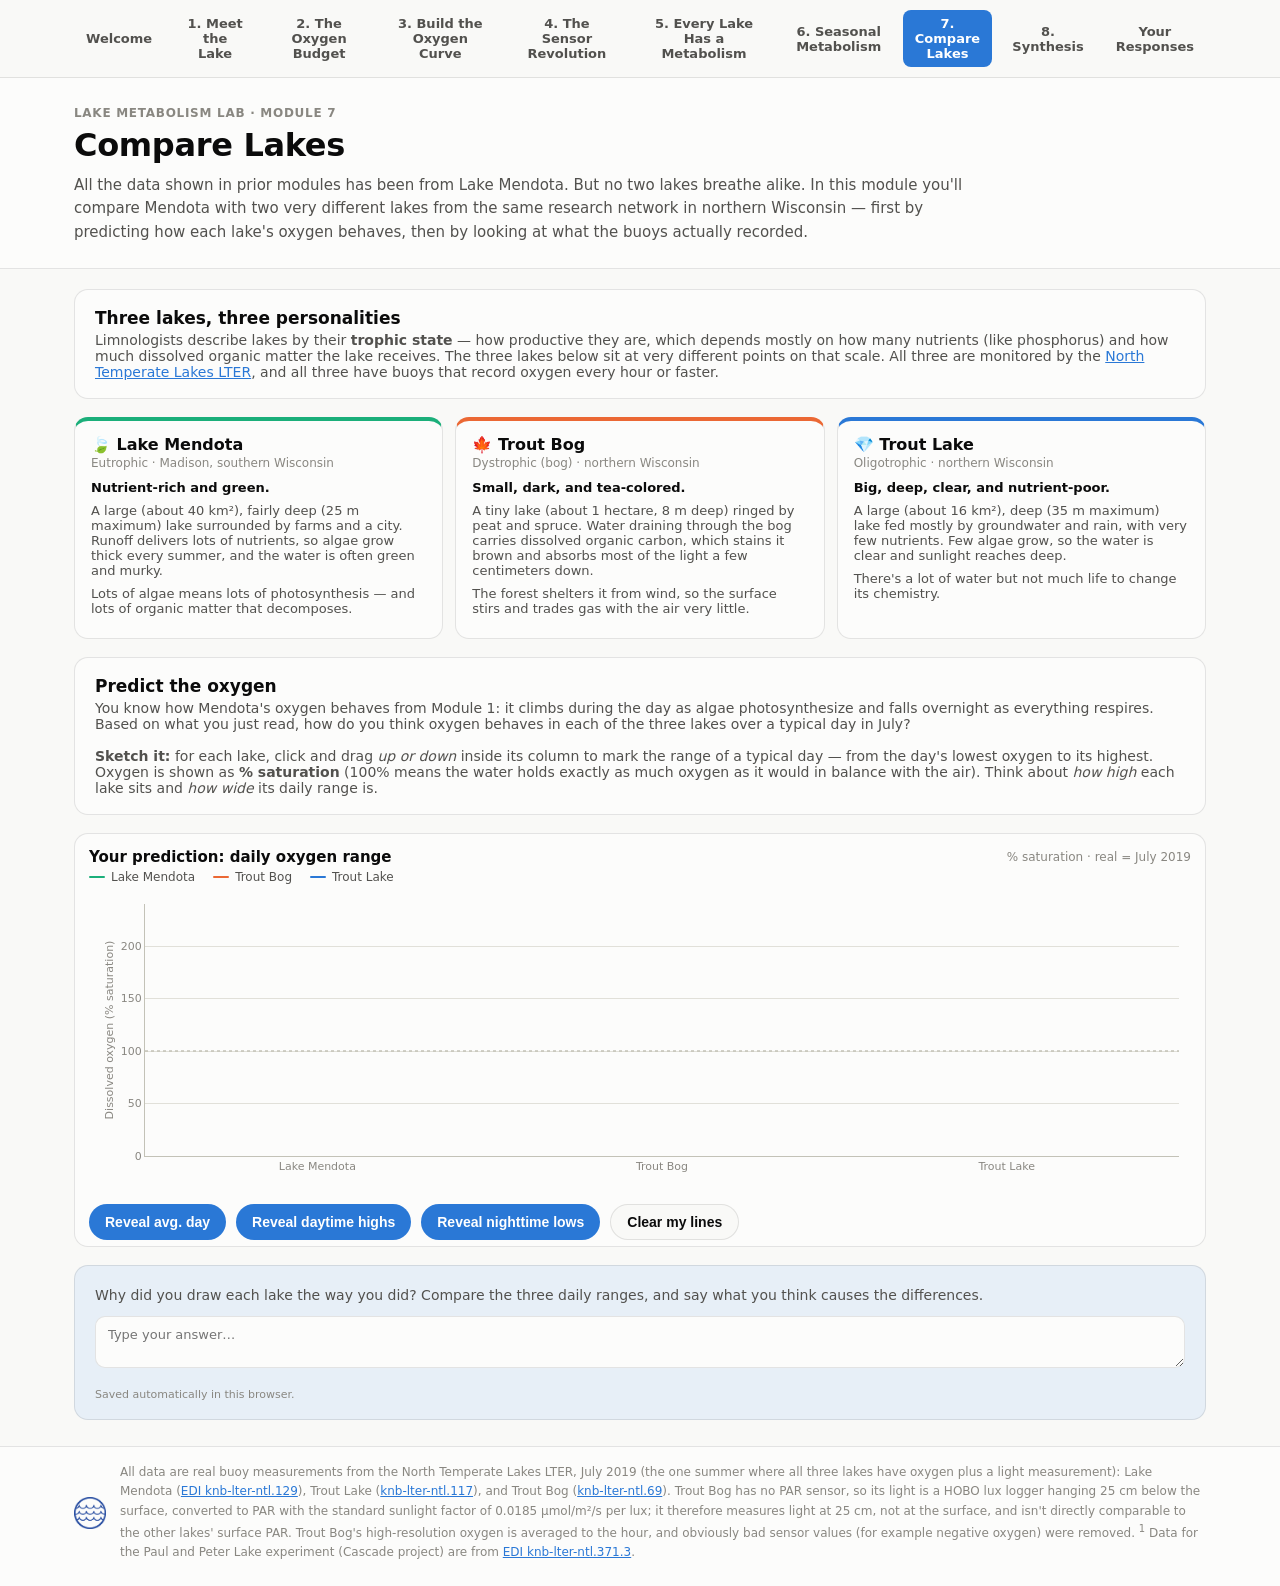
<file: module7.html>
<!doctype html>
<html lang="en">
<head>
<meta charset="utf-8">
<meta name="viewport" content="width=device-width, initial-scale=1">
<title>Compare Lakes — Lake Metabolism Lab</title>
<link rel="icon" href="data:image/svg+xml,<svg xmlns=%22http://www.w3.org/2000/svg%22 viewBox=%220 0 100 100%22><text y=%22.9em%22 font-size=%2290%22>🌍</text></svg>">
<link rel="stylesheet" href="css/style.css?v=41">
</head>
<body>

<nav class="module-nav"><div class="module-nav-inner">
  <a href="index.html">Welcome</a>
  <a href="module1.html">1. Meet the Lake</a>
  <a href="module2.html">2. The Oxygen Budget</a>
  <a href="module3.html">3. Build the Oxygen Curve</a>
  <a href="module4.html">4. The Sensor Revolution</a>
  <a href="module5.html">5. Every Lake Has a Metabolism</a>
  <a href="module6.html">6. Seasonal Metabolism</a>
  <a href="module7.html" class="current">7. Compare Lakes</a>
  <a href="module8.html">8. Synthesis</a>
  <a href="responses.html">Your Responses</a>
</div></nav>

<header class="page-header">
  <div class="header-inner">
    <p class="eyebrow">Lake Metabolism Lab · Module 7</p>
    <h1>Compare Lakes</h1>
    <p class="lede lede-wide">
      All the data shown in prior modules has been from Lake Mendota. But no two lakes breathe alike. In this module
      you'll compare Mendota with two very different lakes from the same research network in northern
      Wisconsin &mdash; first by predicting how each lake's oxygen behaves, then by looking at what the buoys
      actually recorded.
    </p>
  </div>
</header>

<main class="content">

  <!-- ===================== Meet the lakes ===================== -->
  <section class="case-card">
    <h2>Three lakes, three personalities</h2>
    <p class="case-sub" style="margin-bottom:0;">
      Limnologists describe lakes by their <strong>trophic state</strong> &mdash; how productive they are, which
      depends mostly on how many nutrients (like phosphorus) and how much dissolved organic matter the lake
      receives. The three lakes below sit at very different points on that scale. All three are monitored by the
      <a href="https://lter.limnology.wisc.edu/" target="_blank" rel="noopener">North Temperate Lakes LTER</a>,
      and all three have buoys that record oxygen every hour or faster.
    </p>
  </section>

  <div class="season-grid" id="lakeCards">
    <div class="season-card" style="--season-color:var(--series-wind);">
      <h3>&#127811; Lake Mendota</h3>
      <p class="season-months">Eutrophic &middot; Madison, southern Wisconsin</p>
      <p class="season-verdict">Nutrient-rich and green.</p>
      <p>A large (about 40 km&sup2;), fairly deep (25 m maximum) lake surrounded by farms and a city. Runoff delivers lots of nutrients, so algae grow thick every summer, and the water is often green and murky.</p>
      <p>Lots of algae means lots of photosynthesis &mdash; and lots of organic matter that decomposes.</p>
    </div>
    <div class="season-card" style="--season-color:var(--series-wtemp);">
      <h3>&#127809; Trout Bog</h3>
      <p class="season-months">Dystrophic (bog) &middot; northern Wisconsin</p>
      <p class="season-verdict">Small, dark, and tea-colored.</p>
      <p>A tiny lake (about 1 hectare, 8 m deep) ringed by peat and spruce. Water draining through the bog carries dissolved organic carbon, which stains it brown and absorbs most of the light a few centimeters down.</p>
      <p>The forest shelters it from wind, so the surface stirs and trades gas with the air very little.</p>
    </div>
    <div class="season-card" style="--season-color:var(--series-do);">
      <h3>&#128142; Trout Lake</h3>
      <p class="season-months">Oligotrophic &middot; northern Wisconsin</p>
      <p class="season-verdict">Big, deep, clear, and nutrient-poor.</p>
      <p>A large (about 16 km&sup2;), deep (35 m maximum) lake fed mostly by groundwater and rain, with very few nutrients. Few algae grow, so the water is clear and sunlight reaches deep.</p>
      <p>There's a lot of water but not much life to change its chemistry.</p>
    </div>
  </div>

  <!-- ===================== Predict the oxygen curves ===================== -->
  <section class="case-card">
    <h2>Predict the oxygen</h2>
    <p class="case-sub">
      You know how Mendota's oxygen behaves from Module 1: it climbs during the day as algae photosynthesize and
      falls overnight as everything respires. Based on what you just read, how do you think oxygen behaves in
      each of the three lakes over a typical day in July?
    </p>
    <p class="case-sub" style="margin-bottom:0;">
      <strong>Sketch it:</strong> for each lake, click and drag <em>up or down</em> inside its column to mark the
      range of a typical day &mdash; from the day's lowest oxygen to its highest. Oxygen is shown as
      <strong>% saturation</strong> (100% means the water holds exactly as much oxygen as it would in balance
      with the air). Think about <em>how high</em> each lake sits and <em>how wide</em> its daily range is.
    </p>
  </section>

  <section class="chart-card overlay-card">
    <div class="chart-card-head">
      <h2>Your prediction: daily oxygen range</h2>
      <span class="chart-unit">% saturation &middot; real = July 2019</span>
    </div>
    <div class="overlay-legend">
      <span><span class="swatch" style="background:var(--series-wind)"></span>Lake Mendota</span>
      <span><span class="swatch" style="background:var(--series-wtemp)"></span>Trout Bog</span>
      <span><span class="swatch" style="background:var(--series-do)"></span>Trout Lake</span>
      <span id="drawTypicalKey" hidden><span class="swatch" style="background:var(--text-muted); height:8px;"></span>Wide bar = average day (median low to high)</span>
      <span id="drawRealKey" hidden><span class="swatch" style="background:var(--text-muted)"></span>Boxes: left = nighttime lows, right = daytime highs</span>
    </div>
    <div class="draw-wrap">
      <div class="overlay-plot" id="drawPlot" style="height:300px;"></div>
      <div class="draw-surface" id="drawSurface" aria-label="Drawing area" role="img"></div>
    </div>
    <div style="display:flex; gap:10px; margin-top:12px; flex-wrap:wrap;">
      <button type="button" class="play-btn" id="drawTypical">Reveal avg. day</button>
      <button type="button" class="play-btn" id="drawHighs">Reveal daytime highs</button>
      <button type="button" class="play-btn" id="drawLows">Reveal nighttime lows</button>
      <button type="button" class="play-btn" id="drawClear" style="background:var(--surface-2, var(--page-plane)); color:var(--text-primary); border:1px solid var(--border-hairline);">Clear my lines</button>
    </div>
    <div id="drawFeedback" style="margin:12px 0 0; font-size:14px; line-height:1.6;" hidden></div>
  </section>

  <section class="lookfor" aria-label="Explain your sketch" style="background:color-mix(in srgb, var(--series-do) 10%, var(--surface-1));">
    <div class="lookfor-question">
      <label for="sketchWhyNotes">Why did you draw each lake the way you did? Compare the three daily ranges, and say what you think causes the differences.</label>
      <textarea class="notes-field" id="sketchWhyNotes" placeholder="Type your answer&hellip;"></textarea>
    </div>
    <div class="notes-hint">Saved automatically in this browser.</div>
  </section>

  <div id="exploreWrap" hidden style="margin:4px 0 22px; text-align:center;">
    <button type="button" class="play-btn" id="exploreBtn">Explore the oxygen dynamics &darr;</button>
  </div>

  <!-- ===================== Oxygen dynamics (revealed) ===================== -->
  <div id="dynamicsBlock" hidden>

    <section class="case-card">
      <h2>What's driving each lake's oxygen?</h2>
      <p class="case-sub">
        A lake's oxygen is set by how much photosynthesis and respiration are going on, and those depend on a few
        key ingredients: <strong>nutrients</strong> (nitrogen, <strong>N</strong>, and phosphorus, <strong>P</strong>,
        feed algae), <strong>sunlight</strong> (PAR) to power photosynthesis, and
        <strong>water temperature</strong>, which speeds up life, including respiration.
      </p>
      <p class="case-sub" style="margin-bottom:0;">
        <strong>Match game:</strong> for each ingredient, rank the three lakes from lowest to highest. Drag a lake
        into a slot (or tap a lake, then tap a slot). A lake can be used more than once. Then reveal the real
        summer 2019 values.
      </p>

      <div class="match-game" id="driverGame" style="margin-top:14px;">
        <div class="match-tray" id="driverTray">
          <div class="match-chip" draggable="true" data-lake="mendota">&#127811; Lake Mendota</div>
          <div class="match-chip" draggable="true" data-lake="troutbog">&#127809; Trout Bog</div>
          <div class="match-chip" draggable="true" data-lake="troutlake">&#128142; Trout Lake</div>
        </div>
        <div class="match-rows" id="driverRows"></div>
      </div>

      <button type="button" class="play-btn" id="revealDrivers" style="margin-top:14px;">Reveal the real values</button>

      <div class="reveal-panel" id="driversPanel" hidden>
        <div class="chart-grid" style="margin-top:10px;">
          <div class="chart-card"><div class="chart-card-head"><h2>Nitrogen (N)</h2><span class="chart-unit">total N, &micro;g/L &middot; 0&ndash;2 m</span></div><div class="overlay-plot" id="plot-tn" style="height:200px;"></div></div>
          <div class="chart-card"><div class="chart-card-head"><h2>Phosphorus (P)</h2><span class="chart-unit">total P, &micro;g/L &middot; 0&ndash;2 m</span></div><div class="overlay-plot" id="plot-tp" style="height:200px;"></div></div>
          <div class="chart-card"><div class="chart-card-head"><h2>Light (PAR)</h2><span class="chart-unit">&micro;mol/m&sup2;/s, July mean &middot; depth varies*</span></div><div class="overlay-plot" id="plot-parmean" style="height:200px;"></div></div>
          <div class="chart-card"><div class="chart-card-head"><h2>Water temperature</h2><span class="chart-unit">&deg;C, July mean</span></div><div class="overlay-plot" id="plot-tempmean" style="height:200px;"></div></div>
        </div>
        <p style="margin:12px 0 0; font-size:12.5px; line-height:1.5; color:var(--text-muted);">
          N and P: means of June&ndash;August 2019 samples taken at 0&ndash;2 m depth. *PAR is the July 2019 mean at the depth each
          lake's sensor measures it: surface (above the water) for Mendota, 25 cm below the surface for Trout Bog (a lux
          logger converted to PAR), and the buoy's PAR sensor for Trout Lake. Because the depths differ, light is not
          perfectly comparable &mdash; especially for the dark-water bog.
        </p>
        <p id="driversText" style="margin:12px 0 0; font-size:14px; line-height:1.6;"></p>
      </div>
    </section>

    <section class="lookfor" aria-label="What do you notice" style="background:color-mix(in srgb, var(--series-do) 10%, var(--surface-1));">
      <div class="lookfor-question">
        <label for="fingerprintNotes">What do you notice? Which lake's nutrients, light, and temperature would you expect to make the most oxygen, and does that match what you saw in each lake's oxygen?</label>
        <textarea class="notes-field" id="fingerprintNotes" placeholder="Describe the patterns you see&hellip;"></textarea>
      </div>
      <div class="notes-hint">Saved automatically in this browser.</div>
    </section>

    <!-- ===================== GPP, ER & NEP by lake type ===================== -->
    <section class="case-card">
      <h2>GPP, ER &amp; NEP by lake type</h2>
      <p class="case-sub">
        Put the ingredients together. Remember from Modules 5&ndash;6: <strong>GPP</strong> is oxygen made by
        photosynthesis, <strong>ER</strong> is oxygen used by respiration, and <strong>NEP = GPP &minus; ER</strong>.
        A lake with more GPP than ER is <strong>autotrophic</strong> (it makes more organic matter than it burns); one
        with more ER than GPP is <strong>heterotrophic</strong>.
      </p>
      <p class="case-sub" style="margin-bottom:0;">
        <strong>Predict:</strong> for each lake, what do you expect its July metabolism to look like? Then reveal
        what the buoy oxygen data say.
      </p>

      <div class="match-rows" id="metabPredict" style="margin-top:14px;"></div>

      <button type="button" class="play-btn" id="revealMetab" style="margin-top:14px;">Reveal the metabolism</button>

      <div class="reveal-panel" id="metabPanel" hidden>
        <div class="chart-card overlay-card" style="margin-top:10px;">
          <div class="chart-card-head">
            <h2>July 2019 metabolism by lake</h2>
            <span class="chart-unit">mg O&#8322;/L/day &middot; bars = mean, whiskers = day-to-day spread (1 SD)</span>
          </div>
          <div class="overlay-legend">
            <span><span class="swatch" style="background:var(--flux-add)"></span>GPP</span>
            <span><span class="swatch" style="background:var(--flux-remove)"></span>ER</span>
            <span><span class="swatch" style="background:var(--series-do)"></span>NEP (GPP &minus; ER)</span>
          </div>
          <div class="overlay-plot" id="plot-metab" style="height:280px;"></div>
        </div>
        <div id="metabText" style="margin:12px 0 0; font-size:14px; line-height:1.6;"></div>
        <p id="metabCaveat" style="margin:10px 0 0; font-size:12.5px; line-height:1.5; color:var(--text-muted);"></p>
      </div>
    </section>

    <!-- ===================== Can we manipulate metabolism? ===================== -->
    <section class="lookfor" aria-label="Can we manipulate metabolism" style="background:color-mix(in srgb, var(--series-do) 10%, var(--surface-1));">
      <h2>Can we manipulate metabolism?</h2>
      <div class="lookfor-question">
        <label for="manipulateNotes">You've seen what controls GPP in different lakes. How would you change GPP in a lake?</label>
        <textarea class="notes-field" id="manipulateNotes" placeholder="Type your answer&hellip;"></textarea>
      </div>
      <div class="notes-hint">Saved automatically in this browser. Answer to unlock the reveal.</div>
      <button type="button" class="play-btn" id="manipulateReveal" style="margin-top:12px;" disabled>Reveal</button>
      <p id="manipulateText" style="margin:14px 0 0; font-size:15px; line-height:1.6; font-weight:600;" hidden>
        Limnologists test these mechanisms by conducting whole lake experiments.
      </p>
    </section>

    <div id="expBlock" hidden>
    <!-- ===================== Whole-lake nutrient experiment ===================== -->
    <section class="case-card">
      <h2>A whole-lake experiment: add nutrients, watch the metabolism</h2>
      <figure class="float-photo">
        <img src="images/Peter_Paul_Carpenter.jpg" alt="Aerial view of two small dark forest lakes: Paul Lake in the foreground and the larger Peter Lake behind it.">
        <figcaption>
          Lake Paul (reference lake) is the smaller lake and Lake Peter (manipulated lake) is in the background.
          Credit: Steve Carpenter
        </figcaption>
      </figure>
      <p class="case-sub">
        You've seen that lakes with more nutrients tend to make more algae. But is that cause and effect? Ecologists
        tested it directly in <strong>UW&ndash;Madison's Cascade</strong> project<sup><a href="#cascadeCitation" style="text-decoration:none;" aria-label="See footnote 1 in the footer">1</a></sup>. Two neighboring lakes were monitored with sondes that recorded
        temperature, oxygen, pH, chlorophyll, and phycocyanin every few minutes from May 9 to September 4, 2015.
        <strong>Paul Lake</strong> was left alone as the unfertilized reference. In <strong>Peter Lake</strong>, inorganic
        nitrogen and phosphorus were added every day for four weeks, <strong>June 1 &ndash; June 29</strong>, then stopped.
      </p>
      <div style="overflow-x:auto; clear:both;">
        <table class="exp-table">
          <thead><tr><th>Lake</th><th>Treatment</th><th>N:P of addition</th><th>P loading</th><th>Nutrients added</th></tr></thead>
          <tbody>
            <tr><td>Paul</td><td>Unfertilized reference</td><td>&ndash;</td><td>&ndash;</td><td>&ndash;</td></tr>
            <tr><td>Peter</td><td>Fertilized</td><td>15:1</td><td>3 mg P/m&sup2;/day</td><td>June 1 &ndash; June 29, 2015</td></tr>
          </tbody>
        </table>
      </div>
      <p class="case-sub" style="margin:14px 0 0;">
        <strong>Sketch it:</strong> draw daily <strong>GPP</strong> from May to September for the unfertilized lake and for
        the fertilized lake. The shaded band shows when nutrients were being added to Peter Lake. Pick a line, then
        click and drag across the chart. Think about <em>when</em> the lines separate and what happens
        <em>after</em> the nutrients stop.
      </p>
    </section>

    <section class="chart-card overlay-card">
      <div class="chart-card-head">
        <h2>Your prediction: GPP in 2015</h2>
        <span class="chart-unit">mg O&#8322;/L/day &middot; shaded = nutrients added to Peter (Jun 1&ndash;29)</span>
      </div>
      <div class="res-switch" id="expDrawSwitch" style="margin-bottom:10px;">
        <button type="button" class="res-btn active" data-draw="paul">Draw unfertilized lake (Paul)</button>
        <button type="button" class="res-btn" data-draw="fert">Draw fertilized lake (Peter)</button>
      </div>
      <div class="overlay-legend">
        <span><span class="swatch" style="background:var(--series-do)"></span>Your unfertilized lake</span>
        <span><span class="swatch" style="background:var(--series-wind)"></span>Your fertilized lake</span>
        <span id="expDrawKey" hidden><span class="swatch" style="background:var(--text-muted)"></span>Dashed = real data: Paul (blue), Peter (green)</span>
      </div>
      <div class="draw-wrap">
        <div class="overlay-plot" id="expDrawPlot" style="height:280px;"></div>
        <div class="draw-surface" id="expDrawSurface" aria-label="Drawing area" role="img"></div>
      </div>
      <div style="display:flex; gap:10px; margin-top:12px; flex-wrap:wrap;">
        <button type="button" class="play-btn" id="expDrawReveal">Reveal the real data</button>
        <button type="button" class="play-btn" id="expDrawClear" style="background:var(--surface-2, var(--page-plane)); color:var(--text-primary); border:1px solid var(--border-hairline);">Clear my lines</button>
      </div>
    </section>

    <div id="expExplore" hidden>
      <section class="chart-grid">
        <div class="chart-card"><div class="chart-card-head"><h2>Chlorophyll</h2><span class="chart-unit">sonde units (algae)</span></div><div class="overlay-plot" id="plot-expchl" style="height:210px;"></div></div>
        <div class="chart-card"><div class="chart-card-head"><h2>GPP</h2><span class="chart-unit">mg O&#8322;/L/day</span></div><div class="overlay-plot" id="plot-expgpp" style="height:210px;"></div></div>
        <div class="chart-card"><div class="chart-card-head"><h2>ER</h2><span class="chart-unit">mg O&#8322;/L/day</span></div><div class="overlay-plot" id="plot-exper" style="height:210px;"></div></div>
        <div class="chart-card"><div class="chart-card-head"><h2>NEP (GPP &minus; ER)</h2><span class="chart-unit">mg O&#8322;/L/day</span></div><div class="overlay-plot" id="plot-expnep" style="height:210px;"></div></div>
      </section>
      <div class="overlay-legend" style="margin:10px 0 0;">
        <span><span class="swatch" style="background:var(--series-do)"></span>Paul (unfertilized)</span>
        <span><span class="swatch" style="background:var(--series-wind)"></span>Peter (fertilized)</span>
        <span>Shaded band = nutrients added to Peter, Jun 1&ndash;29</span>
      </div>
      <p id="expText" style="margin:12px 0 0; font-size:14px; line-height:1.6;"></p>
      <p id="expCaveat" style="margin:10px 0 0; font-size:12.5px; line-height:1.5; color:var(--text-muted);"></p>

      <section class="lookfor" aria-label="Experiment reflection" style="background:color-mix(in srgb, var(--series-do) 10%, var(--surface-1)); margin-top:18px;">
        <div class="lookfor-question">
          <label for="experimentNotes">What changed in Peter Lake compared with Paul Lake while nutrients were being added, and what happened after they stopped? Both GPP and ER changed &mdash; why do you think respiration responded too?</label>
          <textarea class="notes-field" id="experimentNotes" placeholder="Type your answer&hellip;"></textarea>
        </div>
        <div class="lookfor-question" style="margin-top:16px;">
          <label for="referenceLakeNotes">In the Paul and Peter experiment, why did the scientists leave Paul Lake alone? What could you not conclude without it?</label>
          <textarea class="notes-field" id="referenceLakeNotes" placeholder="Type your answer&hellip;"></textarea>
        </div>
        <div class="notes-hint">Saved automatically in this browser.</div>
      </section>

      <div style="text-align:center; margin:24px 0;">
        <a href="module8.html" class="play-btn" style="display:inline-flex; text-decoration:none;">Take me to the next module &rarr;</a>
      </div>
    </div>
    </div>

  </div>

</main>

<footer class="page-footer">
  <div class="page-footer-inner">
    <img src="images/cfllogo_hd.png" alt="CFL logo" class="page-footer-logo">
    <p>
    All data are real buoy measurements from the North Temperate Lakes LTER, July 2019 (the one summer where all
    three lakes have oxygen plus a light measurement): Lake Mendota
    (<a href="https://portal.edirepository.org/nis/mapbrowse?scope=knb-lter-ntl&identifier=129" target="_blank" rel="noopener">EDI knb-lter-ntl.129</a>),
    Trout Lake (<a href="https://portal.edirepository.org/nis/mapbrowse?scope=knb-lter-ntl&identifier=117" target="_blank" rel="noopener">knb-lter-ntl.117</a>),
    and Trout Bog (<a href="https://portal.edirepository.org/nis/mapbrowse?scope=knb-lter-ntl&identifier=69" target="_blank" rel="noopener">knb-lter-ntl.69</a>).
    Trout Bog has no PAR sensor, so its light is a HOBO lux logger hanging 25 cm below the surface, converted
    to PAR with the standard sunlight factor of 0.0185 &micro;mol/m&sup2;/s per lux; it therefore measures light
    at 25 cm, not at the surface, and isn't directly comparable to the other lakes' surface PAR. Trout Bog's
    high-resolution oxygen is averaged to the hour, and obviously bad sensor values (for example negative
    oxygen) were removed. <span id="cascadeCitation"><sup>1</sup> Data for the Paul and Peter Lake experiment (Cascade project) are from
    <a href="https://portal.edirepository.org/nis/mapbrowse?packageid=knb-lter-ntl.371.3" target="_blank" rel="noopener">EDI knb-lter-ntl.371.3</a>.</span>
  </p>
  </div>
</footer>

<script src="https://cdn.plot.ly/plotly-2.35.2.min.js"></script>
<script src="js/common.js?v=15"></script>
<script src="js/module7.js?v=37"></script>
</body>
</html>
</file>
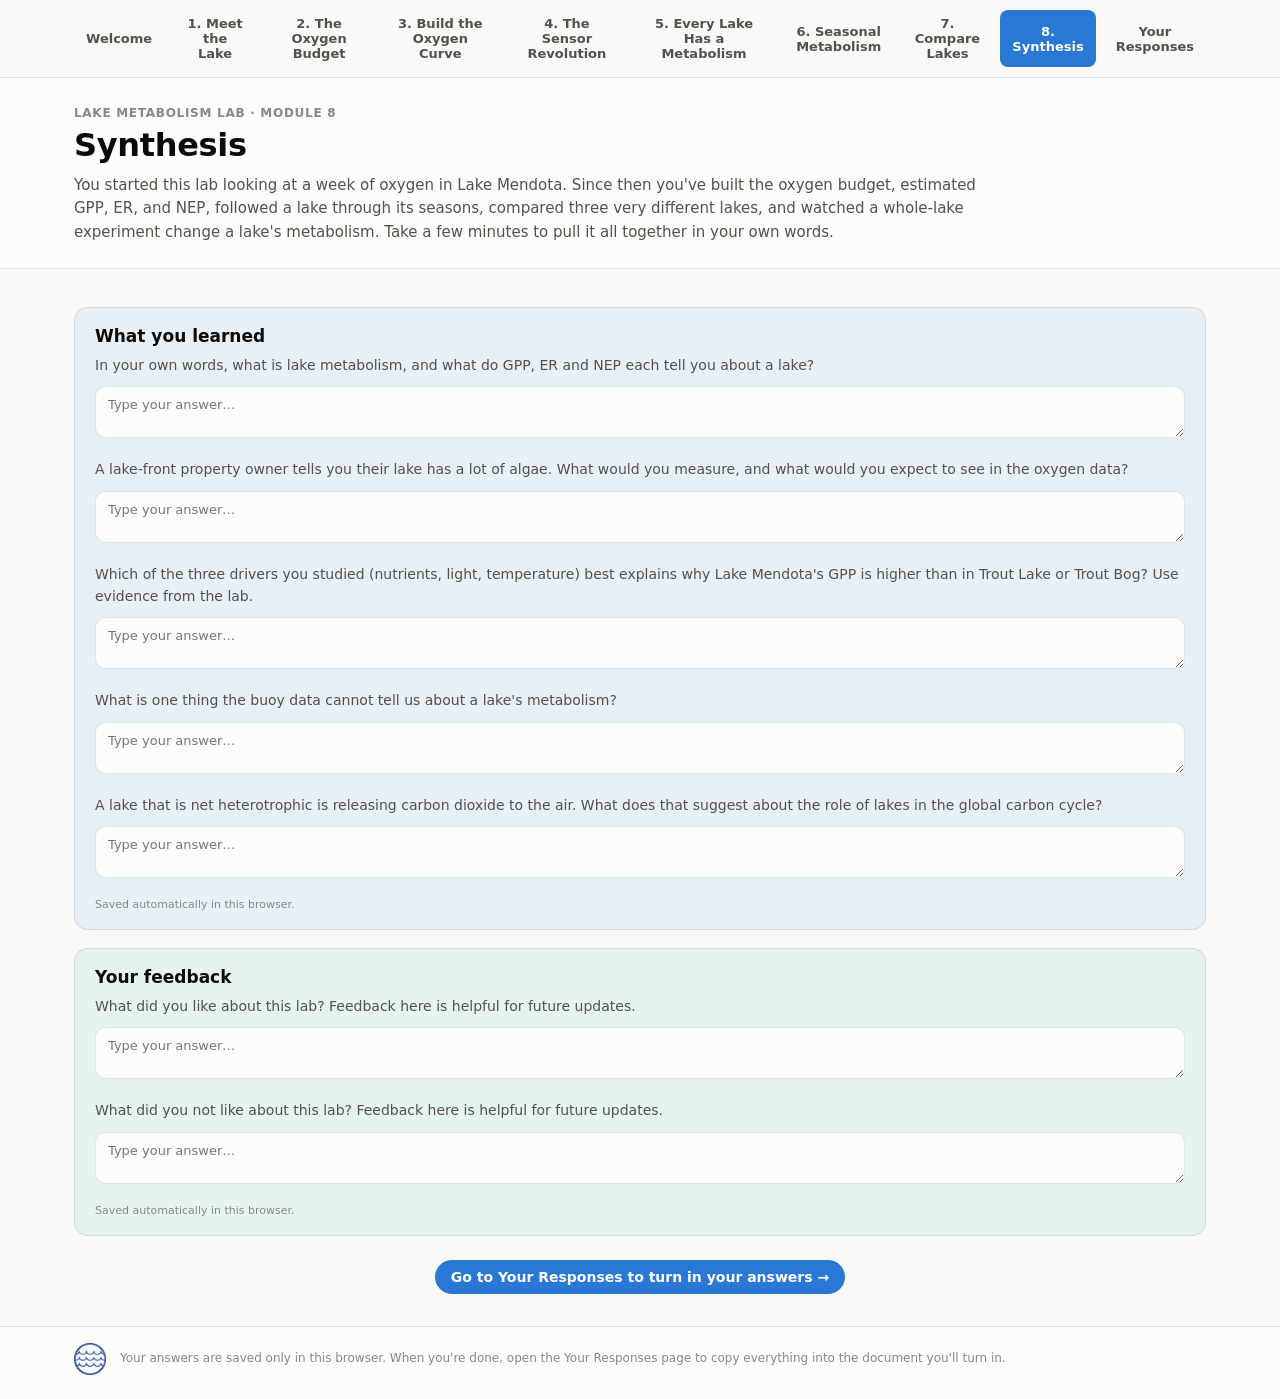
<file: module8.html>
<!doctype html>
<html lang="en">
<head>
<meta charset="utf-8">
<meta name="viewport" content="width=device-width, initial-scale=1">
<title>Synthesis — Lake Metabolism Lab</title>
<link rel="icon" href="data:image/svg+xml,<svg xmlns=%22http://www.w3.org/2000/svg%22 viewBox=%220 0 100 100%22><text y=%22.9em%22 font-size=%2290%22>🎓</text></svg>">
<link rel="stylesheet" href="css/style.css?v=41">
</head>
<body>

<nav class="module-nav"><div class="module-nav-inner">
  <a href="index.html">Welcome</a>
  <a href="module1.html">1. Meet the Lake</a>
  <a href="module2.html">2. The Oxygen Budget</a>
  <a href="module3.html">3. Build the Oxygen Curve</a>
  <a href="module4.html">4. The Sensor Revolution</a>
  <a href="module5.html">5. Every Lake Has a Metabolism</a>
  <a href="module6.html">6. Seasonal Metabolism</a>
  <a href="module7.html">7. Compare Lakes</a>
  <a href="module8.html" class="current">8. Synthesis</a>
  <a href="responses.html">Your Responses</a>
</div></nav>

<header class="page-header">
  <div class="header-inner">
    <p class="eyebrow">Lake Metabolism Lab · Module 8</p>
    <h1>Synthesis</h1>
    <p class="lede lede-wide">
      You started this lab looking at a week of oxygen in Lake Mendota. Since then you've built the oxygen budget,
      estimated GPP, ER, and NEP, followed a lake through its seasons, compared three very different lakes, and watched
      a whole-lake experiment change a lake's metabolism. Take a few minutes to pull it all together in your own words.
    </p>
  </div>
</header>

<main class="content">

  <section class="lookfor" aria-label="What you learned" style="background:color-mix(in srgb, var(--series-do) 10%, var(--surface-1));">
    <h2>What you learned</h2>

    <div class="lookfor-question">
      <label for="metabolismDefNotes">In your own words, what is lake metabolism, and what do GPP, ER and NEP each tell you about a lake?</label>
      <textarea class="notes-field" id="metabolismDefNotes" placeholder="Type your answer&hellip;"></textarea>
    </div>

    <div class="lookfor-question">
      <label for="propertyOwnerNotes">A lake-front property owner tells you their lake has a lot of algae. What would you measure, and what would you expect to see in the oxygen data?</label>
      <textarea class="notes-field" id="propertyOwnerNotes" placeholder="Type your answer&hellip;"></textarea>
    </div>

    <div class="lookfor-question">
      <label for="mendotaDriverNotes">Which of the three drivers you studied (nutrients, light, temperature) best explains why Lake Mendota's GPP is higher than in Trout Lake or Trout Bog? Use evidence from the lab.</label>
      <textarea class="notes-field" id="mendotaDriverNotes" placeholder="Type your answer&hellip;"></textarea>
    </div>

    <div class="lookfor-question">
      <label for="buoyLimitsNotes">What is one thing the buoy data cannot tell us about a lake's metabolism?</label>
      <textarea class="notes-field" id="buoyLimitsNotes" placeholder="Type your answer&hellip;"></textarea>
    </div>

    <div class="lookfor-question">
      <label for="carbonNotes">A lake that is net heterotrophic is releasing carbon dioxide to the air. What does that suggest about the role of lakes in the global carbon cycle?</label>
      <textarea class="notes-field" id="carbonNotes" placeholder="Type your answer&hellip;"></textarea>
    </div>

    <div class="notes-hint">Saved automatically in this browser.</div>
  </section>

  <section class="lookfor" aria-label="Feedback" style="background:color-mix(in srgb, var(--series-wind) 10%, var(--surface-1));">
    <h2>Your feedback</h2>

    <div class="lookfor-question">
      <label for="likedNotes">What did you like about this lab? Feedback here is helpful for future updates.</label>
      <textarea class="notes-field" id="likedNotes" placeholder="Type your answer&hellip;"></textarea>
    </div>

    <div class="lookfor-question">
      <label for="dislikedNotes">What did you not like about this lab? Feedback here is helpful for future updates.</label>
      <textarea class="notes-field" id="dislikedNotes" placeholder="Type your answer&hellip;"></textarea>
    </div>

    <div class="notes-hint">Saved automatically in this browser.</div>
  </section>

  <div style="text-align:center; margin:24px 0;">
    <a href="responses.html" class="play-btn" style="display:inline-flex; text-decoration:none;">Go to Your Responses to turn in your answers &rarr;</a>
  </div>

</main>

<footer class="page-footer">
  <div class="page-footer-inner">
    <img src="images/cfllogo_hd.png" alt="CFL logo" class="page-footer-logo">
    <p>
    Your answers are saved only in this browser. When you're done, open the Your Responses page to copy everything
    into the document you'll turn in.
  </p>
  </div>
</footer>

<script src="js/common.js?v=15"></script>
<script src="js/module8.js?v=2"></script>
</body>
</html>
</file>
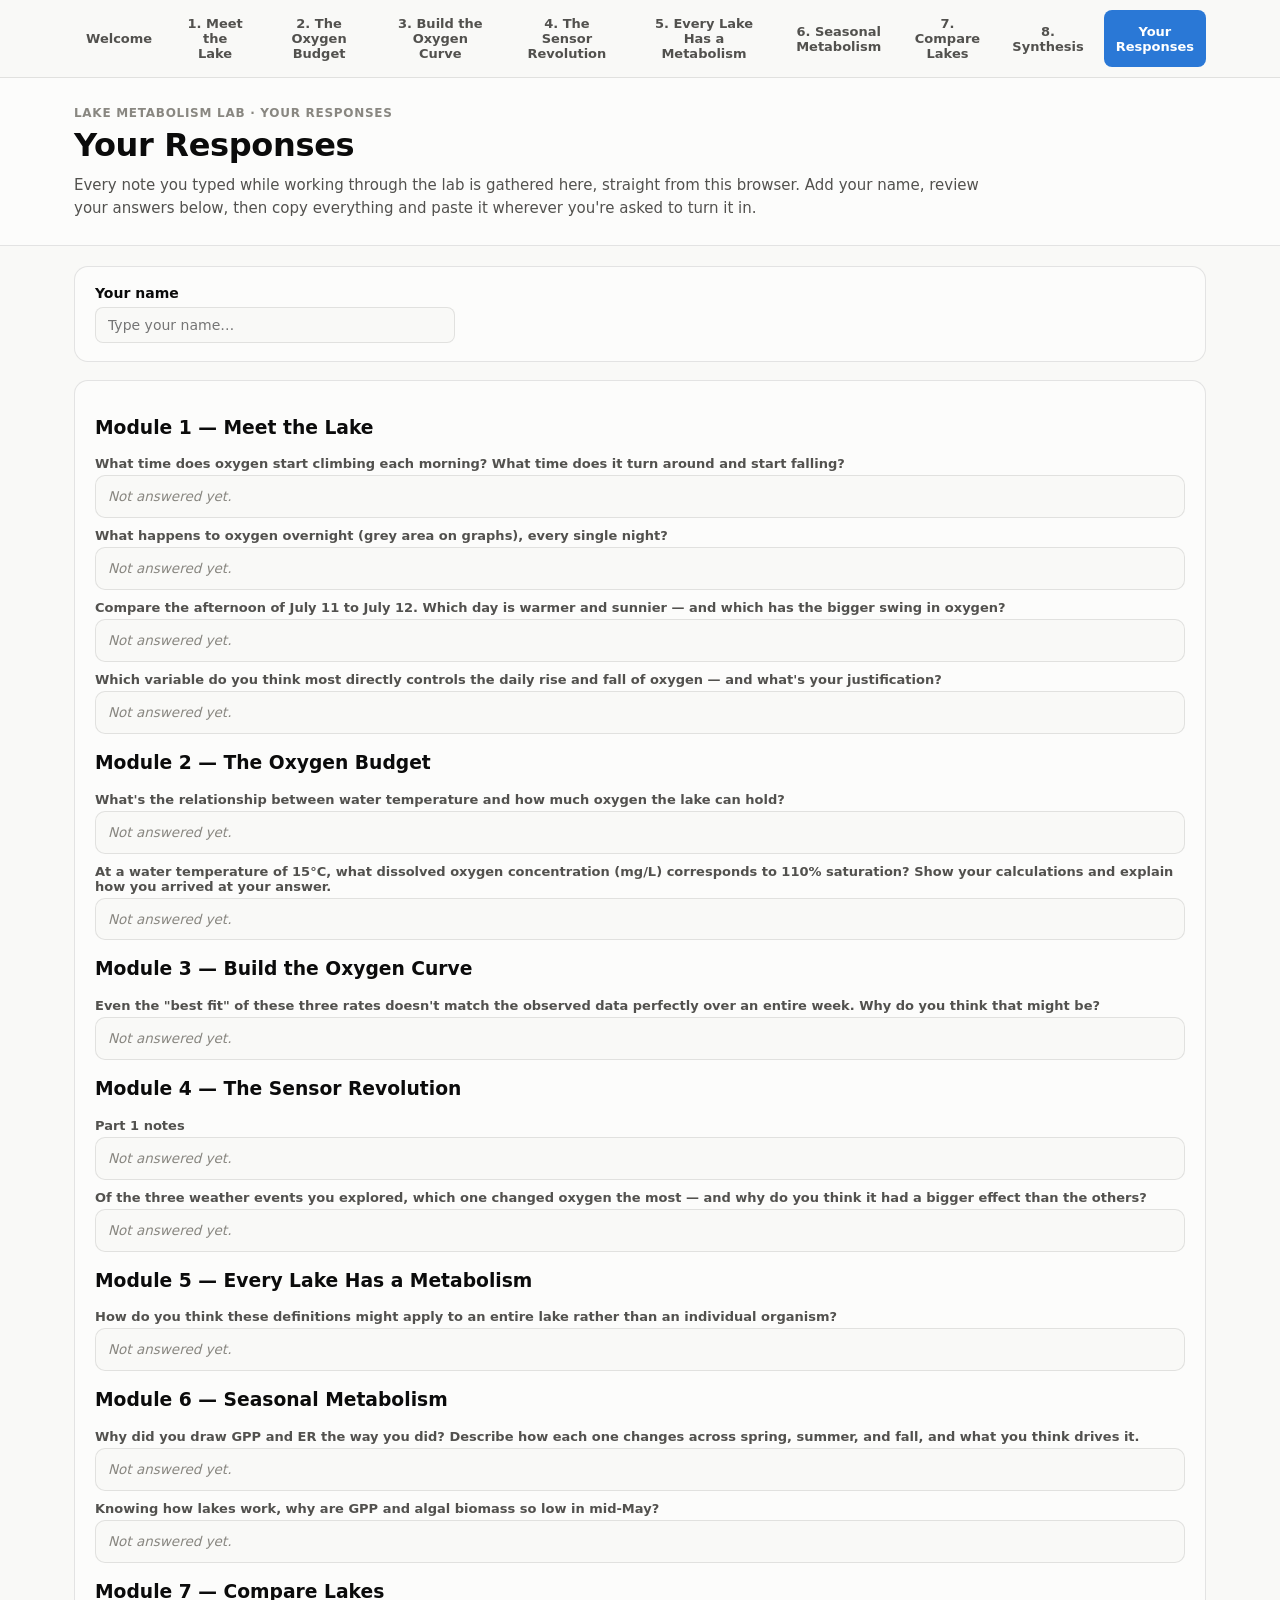
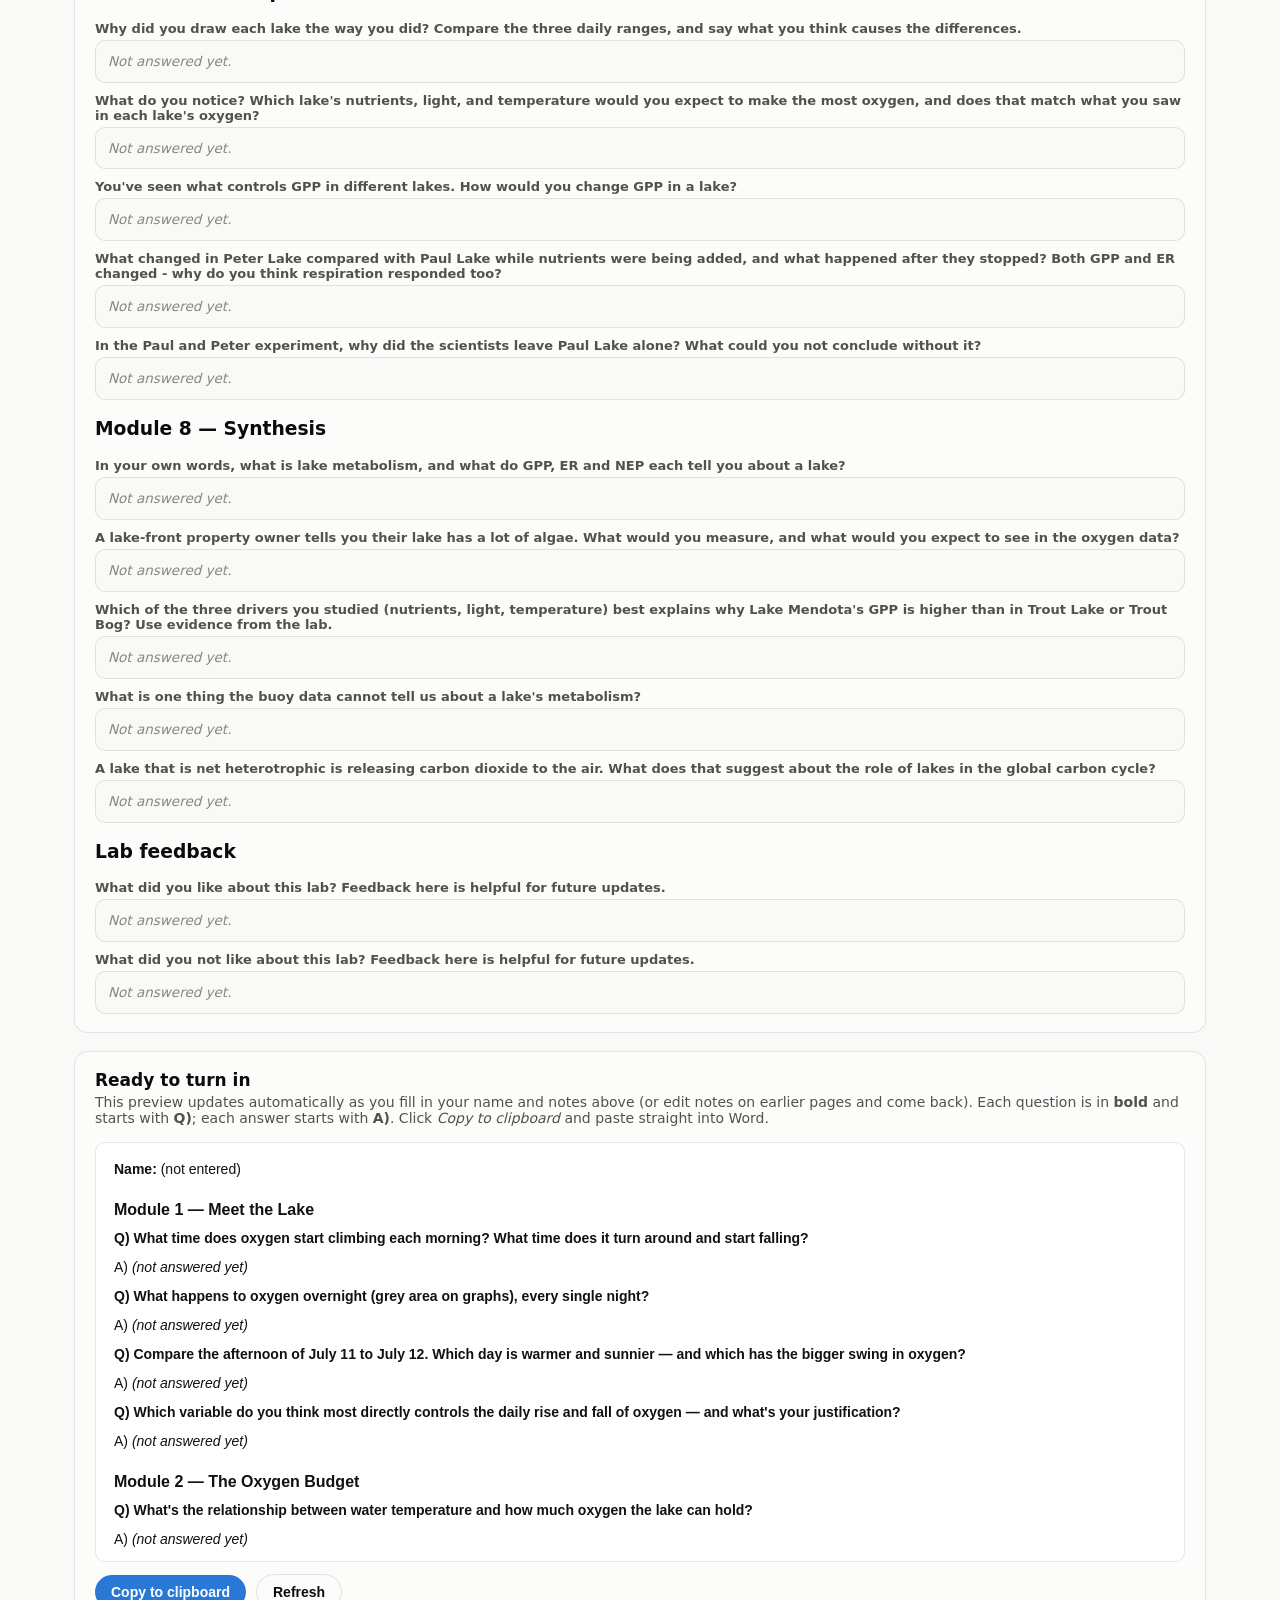
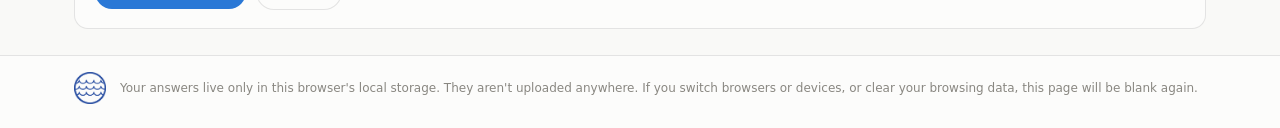
<file: responses.html>
<!doctype html>
<html lang="en">
<head>
<meta charset="utf-8">
<meta name="viewport" content="width=device-width, initial-scale=1">
<title>Your Responses — Lake Metabolism Lab</title>
<link rel="icon" href="data:image/svg+xml,<svg xmlns=%22http://www.w3.org/2000/svg%22 viewBox=%220 0 100 100%22><text y=%22.9em%22 font-size=%2290%22>📋</text></svg>">
<link rel="stylesheet" href="css/style.css?v=41">
</head>
<body>

<nav class="module-nav"><div class="module-nav-inner">
  <a href="index.html">Welcome</a>
  <a href="module1.html">1. Meet the Lake</a>
  <a href="module2.html">2. The Oxygen Budget</a>
  <a href="module3.html">3. Build the Oxygen Curve</a>
  <a href="module4.html">4. The Sensor Revolution</a>
  <a href="module5.html">5. Every Lake Has a Metabolism</a>
  <a href="module6.html">6. Seasonal Metabolism</a>
  <a href="module7.html">7. Compare Lakes</a>
  <a href="module8.html">8. Synthesis</a>
  <a href="responses.html" class="current">Your Responses</a>
</div></nav>

<header class="page-header">
  <div class="header-inner">
    <p class="eyebrow">Lake Metabolism Lab · Your Responses</p>
    <h1>Your Responses</h1>
    <p class="lede lede-wide">
      Every note you typed while working through the lab is gathered here, straight from this browser.
      Add your name, review your answers below, then copy everything and paste it wherever you're asked to
      turn it in.
    </p>
  </div>
</header>

<main class="content">

  <section class="case-card">
    <label for="studentName" style="font-size:14px; font-weight:600; display:block; margin-bottom:6px;">Your name</label>
    <input type="text" id="studentName" class="response-name-input" placeholder="Type your name&hellip;" maxlength="80">
  </section>

  <section class="case-card" id="responseSections"></section>

  <section class="case-card">
    <h2>Ready to turn in</h2>
    <p class="case-sub">This preview updates automatically as you fill in your name and notes above (or edit notes on earlier pages and come back). Each question is in <strong>bold</strong> and starts with <strong>Q)</strong>; each answer starts with <strong>A)</strong>. Click <em>Copy to clipboard</em> and paste straight into Word.</p>
    <div class="response-preview" id="responseOutput" aria-label="Formatted responses"></div>
    <div style="margin-top:12px; display:flex; align-items:center; gap:10px; flex-wrap:wrap;">
      <button type="button" class="play-btn" id="copyBtn">Copy to clipboard</button>
      <button type="button" class="play-btn" id="refreshBtn" style="background:var(--surface-1); color:var(--text-primary); border:1.5px solid var(--border-hairline);">Refresh</button>
      <span class="copy-feedback" id="copyFeedback">Copied!</span>
    </div>
  </section>

</main>

<footer class="page-footer">
  <div class="page-footer-inner">
    <img src="images/cfllogo_hd.png" alt="CFL logo" class="page-footer-logo">
    <p>
    Your answers live only in this browser's local storage. They aren't uploaded anywhere.
    If you switch browsers or devices, or clear your browsing data, this page will be blank again.
  </p>
  </div>
</footer>

<script src="js/common.js?v=15"></script>
<script src="js/responses.js?v=28"></script>
</body>
</html>
</file>
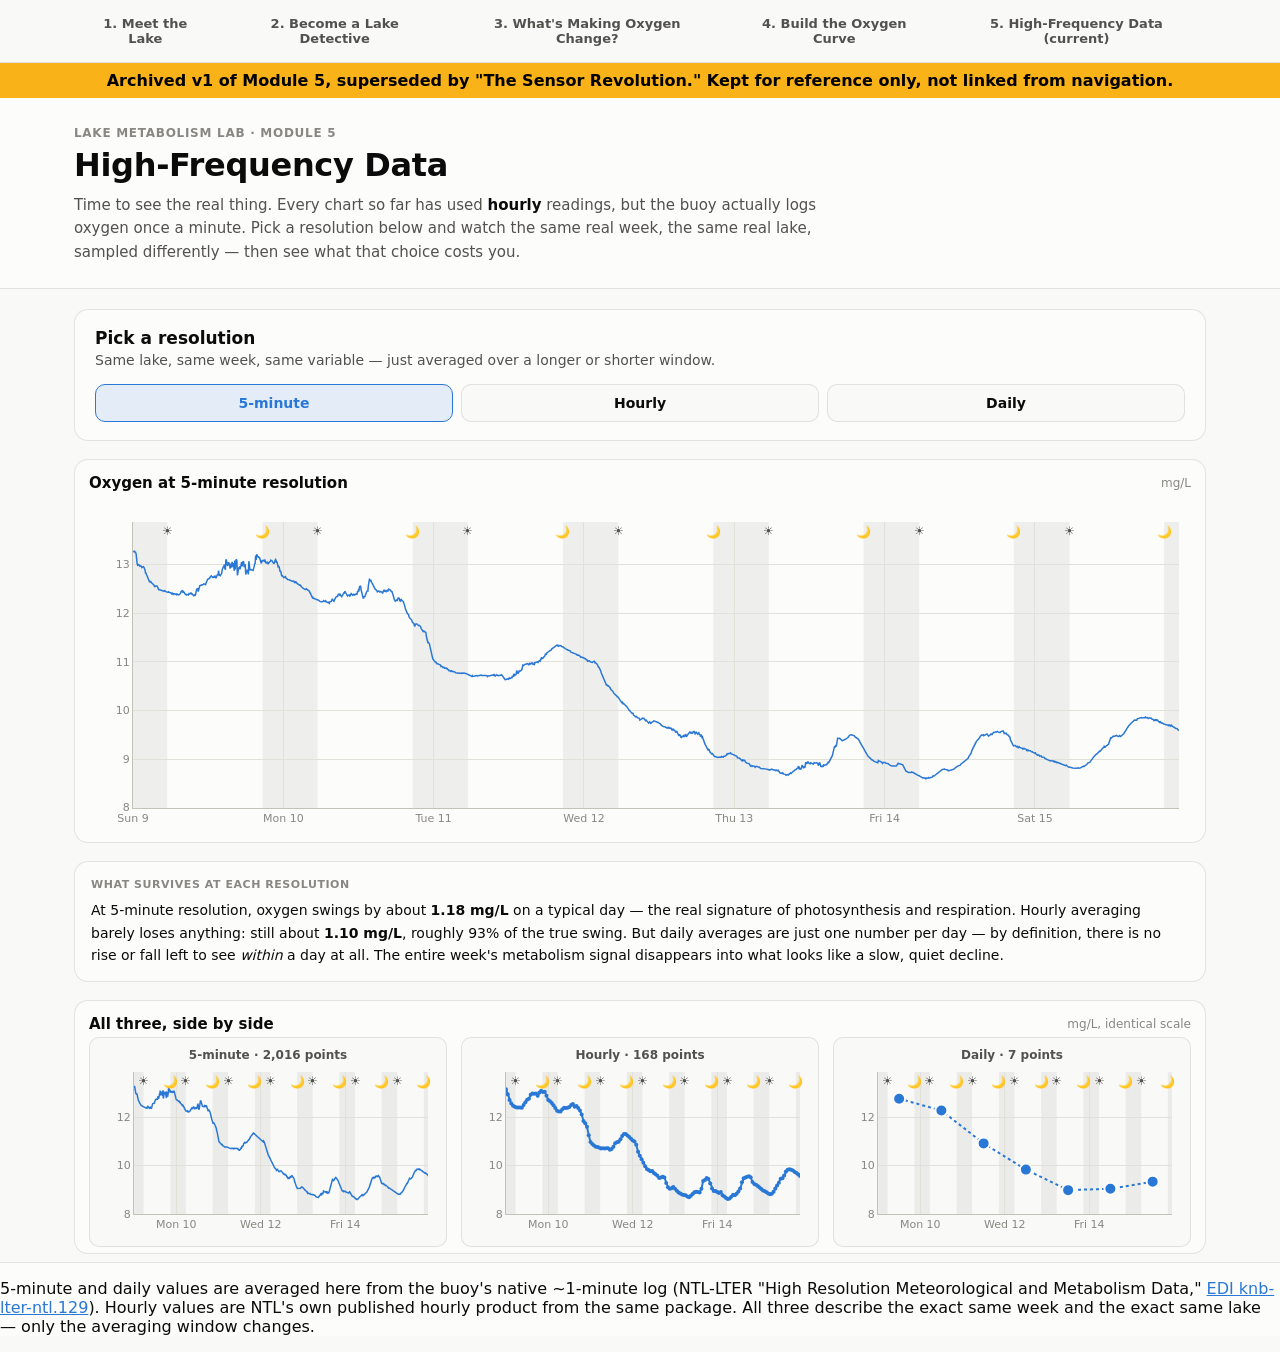
<file: archive/module5-v1-highfreq.html>
<!doctype html>
<html lang="en">
<head>
<meta charset="utf-8">
<meta name="viewport" content="width=device-width, initial-scale=1">
<title>[ARCHIVED v1] High-Frequency Data — Lake Metabolism Lab</title>
<link rel="icon" href="data:image/svg+xml,<svg xmlns=%22http://www.w3.org/2000/svg%22 viewBox=%220 0 100 100%22><text y=%22.9em%22 font-size=%2290%22>🔬</text></svg>">
<link rel="stylesheet" href="../css/style.css">
</head>
<body>

<nav class="module-nav"><div class="module-nav-inner">
  <a href="../index.html">1. Meet the Lake</a>
  <a href="../module2.html">2. Become a Lake Detective</a>
  <a href="../module3.html">3. What's Making Oxygen Change?</a>
  <a href="../module4.html">4. Build the Oxygen Curve</a>
  <a href="../module5.html">5. High-Frequency Data (current)</a>
</div></nav>
<p style="text-align:center; background:#fab219; color:#000; font-weight:700; padding:8px; margin:0;">
  Archived v1 of Module 5, superseded by "The Sensor Revolution." Kept for reference only, not linked from navigation.
</p>

<header class="page-header">
  <div class="header-inner">
    <p class="eyebrow">Lake Metabolism Lab · Module 5</p>
    <h1>High-Frequency Data</h1>
    <p class="lede">
      Time to see the real thing. Every chart so far has used <strong>hourly</strong> readings, but the buoy actually
      logs oxygen once a minute. Pick a resolution below and watch the same real week, the same real lake, sampled
      differently &mdash; then see what that choice costs you.
    </p>
  </div>
</header>

<main class="content">

  <section class="case-card">
    <h2>Pick a resolution</h2>
    <p class="case-sub">Same lake, same week, same variable &mdash; just averaged over a longer or shorter window.</p>
    <div class="res-switch" id="resSwitch">
      <button type="button" class="res-btn active" data-res="five">5-minute</button>
      <button type="button" class="res-btn" data-res="hourly">Hourly</button>
      <button type="button" class="res-btn" data-res="daily">Daily</button>
    </div>
  </section>

  <section class="chart-card overlay-card">
    <div class="chart-card-head">
      <h2 id="resChartTitle">Oxygen at 5-minute resolution</h2>
      <span class="chart-unit">mg/L</span>
    </div>
    <div class="overlay-plot" id="resPlot"></div>
  </section>

  <div class="state-caption">
    <span class="callout-label">What survives at each resolution</span>
    <p id="statsText" style="margin:6px 0 0;"></p>
  </div>

  <section class="chart-card">
    <div class="chart-card-head">
      <h2>All three, side by side</h2>
      <span class="chart-unit">mg/L, identical scale</span>
    </div>
    <div class="chart-grid-3">
      <div class="mini-chart-wrap">
        <div class="mini-chart-label">5-minute &middot; 2,016 points</div>
        <div class="mini-plot" id="miniFive"></div>
      </div>
      <div class="mini-chart-wrap">
        <div class="mini-chart-label">Hourly &middot; 168 points</div>
        <div class="mini-plot" id="miniHourly"></div>
      </div>
      <div class="mini-chart-wrap">
        <div class="mini-chart-label">Daily &middot; 7 points</div>
        <div class="mini-plot" id="miniDaily"></div>
      </div>
    </div>
  </section>

</main>

<footer class="page-footer">
  <p>
    5-minute and daily values are averaged here from the buoy's native ~1-minute log (NTL-LTER
    "High Resolution Meteorological and Metabolism Data," <a href="https://portal.edirepository.org/nis/mapbrowse?scope=knb-lter-ntl&identifier=129" target="_blank" rel="noopener">EDI knb-lter-ntl.129</a>).
    Hourly values are NTL's own published hourly product from the same package. All three describe the exact same
    week and the exact same lake &mdash; only the averaging window changes.
  </p>
</footer>

<script src="https://cdn.plot.ly/plotly-2.35.2.min.js"></script>
<script src="../js/common.js"></script>
<script src="js/module5-v1-highfreq.js"></script>
</body>
</html>
</file>
<file: css/style.css>
/* Every page links this file as css/style.css?v=N (same for each page's own
   js/moduleN.js and js/common.js). Bump that N in every HTML file whenever
   this file or a JS file changes - otherwise browsers (and the GitHub Pages
   CDN) can keep serving a stale cached copy indefinitely. */

/* ---------- Design tokens (see dataviz skill palette) ---------- */
:root {
  --surface-1:      #fcfcfb;
  --page-plane:     #f9f9f7;
  --text-primary:   #0b0b0b;
  --text-secondary: #52514e;
  --text-muted:     #898781;
  --gridline:       #e1e0d9;
  --baseline:       #c3c2b7;
  --border-hairline: rgba(11,11,11,0.10);
  --night-fill:     rgba(11,11,11,0.055);
  --card-radius: 14px;

  --series-do:    #2a78d6; /* blue */
  --series-wind:  #1baf7a; /* aqua */
  --series-par:   #eda100; /* yellow */
  --series-wtemp: #eb6834; /* orange */
  --series-rain:  #4a3aa7; /* violet */

  --good: #0ca30c;
  --warning: #fab219;
  --critical: #d03b3b;

  --lake-oligo:    #2a78d6; /* clear blue */
  --lake-eutro:    #4c9a2a; /* algae green */
  --lake-bog:      #8a5a2b; /* tea-stained brown */
  --lake-arctic:   #29b6d8; /* icy cyan */
  --lake-tropical: #e0762c; /* warm coral */
}

@media (prefers-color-scheme: dark) {
  :root {
    --surface-1:      #1a1a19;
    --page-plane:     #0d0d0d;
    --text-primary:   #ffffff;
    --text-secondary: #c3c2b7;
    --text-muted:     #898781;
    --gridline:       #2c2c2a;
    --baseline:       #383835;
    --border-hairline: rgba(255,255,255,0.10);
    --night-fill:     rgba(255,255,255,0.07);

    --series-do:    #3987e5;
    --series-wind:  #199e70;
    --series-par:   #c98500;
    --series-wtemp: #d95926;
    --series-rain:  #9085e9;

    --good: #0ca30c;
    --warning: #fab219;
    --critical: #d03b3b;

    --lake-oligo:    #4c95ec;
    --lake-eutro:    #63b445;
    --lake-bog:      #b07d4f;
    --lake-arctic:   #4fd0ef;
    --lake-tropical: #ec8f4e;
  }
}

* { box-sizing: border-box; }

/* Author rules that set `display` on an element (e.g. .play-btn's
   display:flex) otherwise beat the browser's default [hidden]{display:none}
   UA style, silently un-hiding anything with both a hidden attribute and a
   class like that. Force it back. */
[hidden] { display: none !important; }

html, body {
  margin: 0;
  padding: 0;
  background: var(--page-plane);
  color: var(--text-primary);
  font-family: system-ui, -apple-system, "Segoe UI", sans-serif;
  -webkit-font-smoothing: antialiased;
}

a { color: var(--series-do); }

/* ---------- Module nav ---------- */
.module-nav {
  background: var(--page-plane);
  border-bottom: 1px solid var(--border-hairline);
}
.module-nav-inner {
  max-width: 1180px;
  margin: 0 auto;
  padding: 10px 24px;
  display: flex;
  gap: 8px;
}
.module-nav a {
  display: inline-flex;
  align-items: center;
  justify-content: center;
  text-align: center;
  color: var(--text-secondary);
  text-decoration: none;
  font-size: 13px;
  font-weight: 600;
  padding: 6px 12px;
  border-radius: 8px;
}
.module-nav a:hover { background: var(--border-hairline); }
.module-nav a.current {
  color: #fff;
  background: var(--series-do);
}

/* ---------- Header ---------- */
.page-header {
  background: var(--surface-1);
  border-bottom: 1px solid var(--border-hairline);
}
.header-inner {
  max-width: 1180px;
  margin: 0 auto;
  padding: 28px 24px 24px;
}
.eyebrow {
  margin: 0 0 6px;
  font-size: 12px;
  font-weight: 700;
  letter-spacing: 0.06em;
  text-transform: uppercase;
  color: var(--text-muted);
}
.page-header h1 {
  margin: 0 0 10px;
  font-size: 32px;
  letter-spacing: -0.01em;
}
.lede {
  margin: 0;
  max-width: 760px;
  color: var(--text-secondary);
  font-size: 15px;
  line-height: 1.55;
}
.lede strong { color: var(--text-primary); }
.lede-wide { max-width: 80%; }

/* ---------- Header photo (Module 1) ---------- */
.header-flex {
  display: flex;
  gap: 28px;
  align-items: flex-start;
  justify-content: space-between;
}
.header-text { flex: 1 1 auto; min-width: 0; }
.header-photo { flex: 0 0 auto; width: 330px; }
.header-photo img {
  width: 100%;
  height: 220px;
  object-fit: cover;
  border-radius: var(--card-radius);
  display: block;
}
.header-photo-credit {
  margin: 6px 0 0;
  font-size: 11px;
  color: var(--text-muted);
  text-align: right;
}
@media (max-width: 700px) {
  .header-flex { flex-direction: column; }
  .header-photo { width: 100%; }
  .header-photo img { height: 180px; }
}

/* ---------- Layout ---------- */
.content {
  max-width: 1180px;
  margin: 0 auto;
  padding: 20px 24px 8px;
}

/* ---------- Control bar ---------- */
.control-bar {
  display: flex;
  align-items: center;
  gap: 18px;
  background: var(--surface-1);
  border: 1px solid var(--border-hairline);
  border-radius: var(--card-radius);
  padding: 14px 18px;
  margin-bottom: 18px;
}
.play-btn {
  display: flex;
  align-items: center;
  gap: 6px;
  flex: 0 0 auto;
  background: var(--series-do);
  color: #fff;
  border: none;
  border-radius: 999px;
  padding: 9px 16px;
  font-size: 14px;
  font-weight: 600;
  cursor: pointer;
}
.play-btn:hover { filter: brightness(1.08); }
.play-btn:active { filter: brightness(0.95); }

.slider-wrap {
  flex: 1 1 auto;
  min-width: 0;
}
#timeSlider {
  width: 100%;
  accent-color: var(--series-do);
  height: 22px;
}
.slider-scale {
  display: flex;
  justify-content: space-between;
  font-size: 11px;
  color: var(--text-muted);
  padding: 0 2px;
  margin-top: -2px;
}

.time-readout {
  flex: 0 0 auto;
  text-align: right;
  min-width: 190px;
}
.time-readout-date {
  font-size: 14px;
  font-weight: 700;
  white-space: nowrap;
}
.daynight-badge {
  margin-top: 3px;
  font-size: 12px;
  color: var(--text-secondary);
  white-space: nowrap;
}
.daynight-badge.is-transition {
  color: var(--series-par);
  font-weight: 600;
}

/* ---------- Stat row ---------- */
.stat-row {
  display: grid;
  grid-template-columns: repeat(4, 1fr);
  gap: 12px;
  margin-bottom: 18px;
}
.stat-tile {
  background: var(--surface-1);
  border: 1px solid var(--border-hairline);
  border-radius: var(--card-radius);
  padding: 12px 14px;
}
.stat-tile-label {
  display: flex;
  align-items: center;
  gap: 7px;
  font-size: 12px;
  color: var(--text-secondary);
  margin-bottom: 4px;
}
.stat-tile-value {
  font-size: 22px;
  font-weight: 700;
  font-variant-numeric: tabular-nums;
}
.stat-tile-value .unit {
  font-size: 13px;
  font-weight: 500;
  color: var(--text-muted);
  margin-left: 3px;
}

/* ---------- Dots (series identity) ---------- */
.dot {
  width: 10px;
  height: 10px;
  border-radius: 50%;
  flex: 0 0 auto;
  display: inline-block;
}
.dot-do    { background: var(--series-do); }
.dot-wtemp { background: var(--series-wtemp); }
.dot-par   { background: var(--series-par); }
.dot-wind  { background: var(--series-wind); }

/* ---------- Charts ---------- */
.chart-grid {
  display: grid;
  grid-template-columns: 1fr 1fr;
  gap: 14px;
}
.chart-card {
  background: var(--surface-1);
  border: 1px solid var(--border-hairline);
  border-radius: var(--card-radius);
  padding: 14px 14px 6px;
}
.chart-card-head {
  display: flex;
  align-items: center;
  gap: 8px;
  margin-bottom: 4px;
}
.chart-card-head h2 {
  font-size: 15px;
  margin: 0;
  font-weight: 600;
}
.chart-unit {
  margin-left: auto;
  font-size: 12px;
  color: var(--text-muted);
}
.chart-plot {
  width: 100%;
  height: 300px;
}

/* ---- compact single-column variant (Module 1: four charts, title
   beside the plot instead of above it, so they can stack tightly) ---- */
.chart-grid-stack {
  grid-template-columns: 1fr;
  gap: 6px;
}
.chart-grid-stack .chart-card {
  display: flex;
  align-items: center;
  gap: 14px;
  padding: 8px 14px;
}
.chart-grid-stack .chart-card-head {
  flex: 0 0 168px;
  display: flex;
  flex-direction: column;
  align-items: flex-start;
  gap: 2px;
  margin-bottom: 0;
}
.chart-grid-stack .chart-card-title {
  display: flex;
  align-items: center;
  gap: 8px;
}
.chart-grid-stack .chart-card-head h2 {
  font-size: 13.5px;
}
.chart-grid-stack .stat-tile-value {
  font-size: 17px;
}
.chart-grid-stack .stat-tile-value .unit {
  color: var(--text-primary);
}
.chart-grid-stack .chart-card {
  padding: 4px 14px;
}
.chart-grid-stack {
  gap: 3px;
}
.chart-grid-stack .chart-plot {
  flex: 1 1 auto;
  height: 112px;
}

/* ---- shared bubble: time control + all four charts in one card ---- */
.chart-panel {
  background: var(--surface-1);
  border: 1px solid var(--border-hairline);
  border-radius: var(--card-radius);
  overflow: hidden;
}
.chart-panel .control-bar {
  background: none;
  border: none;
  border-radius: 0;
  margin-bottom: 0;
}
.chart-panel .chart-grid-stack .chart-card {
  background: none;
  border: none;
  border-radius: 0;
  border-top: 1px solid var(--border-hairline);
}
@media (max-width: 700px) {
  .chart-grid-stack .chart-card { flex-direction: column; align-items: stretch; }
  .chart-grid-stack .chart-card-head { flex: 0 0 auto; flex-direction: row; align-items: center; justify-content: space-between; }
}

/* ---------- Look for panel ---------- */
.lookfor {
  background: var(--surface-1);
  border: 1px solid var(--border-hairline);
  border-radius: var(--card-radius);
  padding: 18px 20px;
  margin: 18px 0;
}
.lookfor h2 {
  font-size: 17px;
  margin: 0 0 8px;
}
.lookfor ul {
  margin: 0;
  padding-left: 20px;
  color: var(--text-secondary);
  font-size: 14px;
  line-height: 1.7;
}
.lookfor li strong { color: var(--text-primary); }

.lookfor-question { margin-bottom: 16px; }
.lookfor-question:last-of-type { margin-bottom: 8px; }
.lookfor-question label {
  display: block;
  margin-bottom: 6px;
  color: var(--text-secondary);
  font-size: 14px;
  line-height: 1.6;
}
.lookfor-question label strong { color: var(--text-primary); }
.lookfor-question .notes-field { min-height: 36px; }

/* ---------- Footer ---------- */
.page-footer {
  background: var(--surface-1);
  border-top: 1px solid var(--border-hairline);
}
.page-footer-inner {
  max-width: 1180px;
  margin: 0 auto;
  padding: 16px 24px 24px;
  display: flex;
  align-items: center;
  gap: 14px;
  color: var(--text-muted);
  font-size: 12px;
  line-height: 1.6;
}
.page-footer-inner p { margin: 0; }
.page-footer-logo {
  width: 32px;
  height: 32px;
  flex: 0 0 auto;
  object-fit: contain;
}
@media (max-width: 500px) {
  .page-footer-inner { flex-direction: column; align-items: flex-start; gap: 8px; }
}

/* ---------- Responsive ---------- */
@media (max-width: 900px) {
  .stat-row { grid-template-columns: repeat(2, 1fr); }
  .chart-grid { grid-template-columns: 1fr; }
  .control-bar { flex-wrap: wrap; }
  .time-readout { text-align: left; min-width: 0; }
}

/* ==================================================================
   Module 1 (cont.) — Become a Lake Detective
   ================================================================== */

.case-card {
  background: var(--surface-1);
  border: 1px solid var(--border-hairline);
  border-radius: var(--card-radius);
  padding: 18px 20px;
  margin-bottom: 18px;
}
.case-card h2 {
  font-size: 17px;
  margin: 0 0 4px;
}
.chart-card > h2 {
  font-size: 17px;
  margin: 0 0 12px;
}
.case-card .case-sub {
  margin: 0 0 16px;
  color: var(--text-secondary);
  font-size: 14px;
}

.suspect-grid {
  display: grid;
  grid-template-columns: repeat(3, 1fr);
  gap: 10px;
}
.suspect-btn {
  position: relative;
  display: flex;
  flex-direction: column;
  align-items: center;
  gap: 6px;
  padding: 16px 10px 12px;
  border-radius: 12px;
  border: 1.5px solid var(--border-hairline);
  background: var(--page-plane);
  cursor: pointer;
  font-family: inherit;
  color: var(--text-primary);
  transition: border-color 0.15s, background 0.15s;
}
.suspect-btn:hover { border-color: var(--baseline); }
.suspect-btn .suspect-icon { font-size: 26px; line-height: 1; }
.suspect-btn .suspect-label { font-size: 13px; font-weight: 600; }
.suspect-btn .suspect-check {
  position: absolute;
  top: 6px; right: 8px;
  font-size: 11px;
  color: var(--good);
  visibility: hidden;
}
.suspect-btn.tried .suspect-check { visibility: visible; }
.suspect-btn.active {
  background: color-mix(in srgb, var(--accent, var(--series-do)) 12%, var(--surface-1));
  border-color: var(--accent, var(--series-do));
}

.case-empty {
  color: var(--text-muted);
  font-size: 14px;
  text-align: center;
  padding: 28px 10px;
  border: 1.5px dashed var(--border-hairline);
  border-radius: 12px;
}

.overlay-card { margin-bottom: 18px; }
.diagram-card { margin-bottom: 18px; }
.overlay-legend {
  display: flex;
  gap: 18px;
  margin-bottom: 8px;
  font-size: 12px;
  color: var(--text-secondary);
}
.overlay-legend span {
  display: inline-flex;
  align-items: center;
  gap: 6px;
}
.overlay-legend .swatch {
  width: 16px; height: 2px;
  border-radius: 2px;
  display: inline-block;
}
.overlay-plot {
  width: 100%;
  height: 340px;
}

.callout {
  border-radius: 12px;
  padding: 14px 16px;
  margin-bottom: 12px;
  font-size: 14px;
  line-height: 1.6;
}
.callout-observe {
  background: color-mix(in srgb, var(--accent, var(--series-do)) 8%, var(--surface-1));
  border: 1px solid color-mix(in srgb, var(--accent, var(--series-do)) 30%, transparent);
}
.callout-observe .callout-label {
  font-weight: 700;
  font-size: 11px;
  text-transform: uppercase;
  letter-spacing: 0.05em;
  color: var(--accent, var(--series-do));
  margin-bottom: 4px;
  display: block;
}
.callout-think {
  background: color-mix(in srgb, var(--series-do) 10%, var(--surface-1));
  border: 1px solid var(--border-hairline);
}
.callout-think .callout-label {
  font-weight: 700;
  font-size: 11px;
  text-transform: uppercase;
  letter-spacing: 0.05em;
  color: var(--text-muted);
  margin-bottom: 4px;
  display: block;
}
.callout p { margin: 0; color: var(--text-primary); }

.notes-field {
  width: 100%;
  min-height: 64px;
  resize: vertical;
  border-radius: 10px;
  border: 1px solid var(--border-hairline);
  background: var(--surface-1);
  color: var(--text-primary);
  font-family: inherit;
  font-size: 13px;
  padding: 10px 12px;
  margin-top: 4px;
}
.notes-field:focus {
  outline: none;
  border-color: var(--series-do);
}
.notes-hint {
  font-size: 11px;
  color: var(--text-muted);
  margin-top: 4px;
}

.verdict-row {
  display: flex;
  gap: 8px;
  flex-wrap: wrap;
  margin: 4px 0 2px;
}
.verdict-chip {
  font-size: 12px;
  padding: 4px 10px;
  border-radius: 999px;
  background: var(--page-plane);
  border: 1px solid var(--border-hairline);
  color: var(--text-secondary);
}

@media (max-width: 700px) {
  .suspect-grid { grid-template-columns: repeat(2, 1fr); }
}

/* ==================================================================
   Module 2 — What's Making Oxygen Change?
   ================================================================== */

/* ---- toggle switches ---- */
.toggle-row {
  display: flex;
  gap: 14px;
  flex-wrap: wrap;
  margin-bottom: 18px;
}
.toggle-card {
  flex: 1 1 220px;
  background: var(--surface-1);
  border: 1px solid var(--border-hairline);
  border-radius: var(--card-radius);
  padding: 14px 16px;
  display: flex;
  flex-direction: column;
  gap: 8px;
}
.toggle-card-head {
  display: flex;
  align-items: center;
  justify-content: space-between;
  gap: 10px;
}
.toggle-card-title {
  display: flex;
  align-items: center;
  gap: 8px;
  font-weight: 600;
  font-size: 14px;
}
.toggle-card-icon { font-size: 20px; line-height: 1; }
.toggle-card p {
  margin: 0;
  font-size: 12.5px;
  color: var(--text-secondary);
  line-height: 1.5;
}

.switch {
  position: relative;
  display: inline-block;
  width: 42px;
  height: 24px;
  flex: 0 0 auto;
}
.switch input {
  opacity: 0;
  width: 0;
  height: 0;
}
.switch .slider {
  position: absolute;
  inset: 0;
  background: var(--border-hairline);
  border-radius: 999px;
  cursor: pointer;
  transition: background 0.15s;
}
.switch .slider::before {
  content: '';
  position: absolute;
  width: 18px;
  height: 18px;
  left: 3px;
  top: 3px;
  background: #fff;
  border-radius: 50%;
  transition: transform 0.15s;
  box-shadow: 0 1px 2px rgba(0,0,0,0.3);
}
.switch input:checked + .slider { background: var(--accent, var(--series-do)); }
.switch input:checked + .slider::before { transform: translateX(18px); }

/* ---- process diagram ---- */
:root {
  --flux-add: var(--good);
  --flux-remove: #e34948;
}
@media (prefers-color-scheme: dark) {
  :root { --flux-remove: #e66767; }
}

.process-diagram {
  display: grid;
  grid-template-columns: 1fr auto 1fr auto 1fr;
  align-items: center;
  justify-items: center;
  gap: 6px 10px;
  padding: 26px 10px 16px;
}
.diagram-atm {
  grid-column: 3;
  grid-row: 1;
  display: flex;
  flex-direction: column;
  align-items: center;
  gap: 2px;
  padding-bottom: 2px;
  transition: opacity 0.2s linear, filter 0.2s linear;
}
.diagram-surface {
  grid-row: 2;
  grid-column: 1 / -1;
  width: 100%;
  height: 14px;
  margin: 2px 0;
}
.diagram-surface svg { width: 100%; height: 100%; display: block; }
.diagram-surface path {
  fill: none;
  stroke: var(--series-do);
  stroke-width: 3;
  stroke-linecap: round;
}
.diagram-node, .diagram-arrow {
  grid-row: 3;
  display: flex;
  flex-direction: column;
  align-items: center;
  gap: 4px;
  text-align: center;
  transition: opacity 0.2s linear, filter 0.2s linear;
}
.diagram-icon { font-size: 26px; line-height: 1; }
.diagram-node-oxygen .diagram-icon {
  width: 54px; height: 54px;
  border-radius: 50%;
  background: var(--series-do);
  color: #fff;
  display: flex;
  align-items: center;
  justify-content: center;
  font-size: 18px;
  font-weight: 700;
}
.diagram-node-label {
  font-size: 12px;
  font-weight: 600;
  color: var(--text-secondary);
  white-space: nowrap;
}
.diagram-arrow-glyph {
  font-size: 30px;
  font-weight: 700;
  line-height: 1;
}
.diagram-arrow-add .diagram-arrow-glyph { color: var(--flux-add); }
.diagram-arrow-remove .diagram-arrow-glyph { color: var(--flux-remove); }
.diagram-arrow-tag {
  font-size: 11px;
  font-weight: 700;
  padding: 2px 8px;
  border-radius: 999px;
  background: var(--page-plane);
  white-space: nowrap;
}
.diagram-arrow-add .diagram-arrow-tag { color: var(--flux-add); }
.diagram-arrow-remove .diagram-arrow-tag { color: var(--flux-remove); }
.diagram-vert-arrow {
  font-size: 20px;
  font-weight: 700;
  color: var(--series-wind);
  line-height: 1;
}

.diagram-node.is-off, .diagram-arrow.is-off, .diagram-atm.is-off {
  opacity: 0.3;
  filter: grayscale(1);
}

@media (max-width: 640px) {
  .process-diagram { grid-template-columns: 1fr; row-gap: 10px; }
  .diagram-atm, .diagram-surface, .diagram-node, .diagram-arrow {
    grid-column: 1;
    grid-row: auto;
  }
  .diagram-arrow-glyph { transform: rotate(90deg); }
}

/* ---- prediction quiz ---- */
.quiz-grid {
  display: flex;
  flex-direction: column;
  gap: 8px;
  margin: 4px 0 4px;
}
.quiz-option {
  text-align: left;
  padding: 12px 14px;
  border-radius: 10px;
  border: 1.5px solid var(--border-hairline);
  background: var(--page-plane);
  color: var(--text-primary);
  font-family: inherit;
  font-size: 14px;
  line-height: 1.4;
  cursor: pointer;
  transition: border-color 0.15s, background 0.15s;
}
.quiz-option:hover { border-color: var(--baseline); }
.quiz-option.is-correct {
  border-color: var(--good);
  background: color-mix(in srgb, var(--good) 10%, var(--surface-1));
}
.quiz-option.is-incorrect {
  border-color: var(--flux-remove);
  background: color-mix(in srgb, var(--flux-remove) 8%, var(--surface-1));
}
.quiz-option.is-active {
  border-color: var(--series-do);
  background: color-mix(in srgb, var(--series-do) 10%, var(--surface-1));
}
.quiz-feedback {
  margin-top: 10px;
  padding: 12px 14px;
  border-radius: 10px;
  border: 1px solid var(--border-hairline);
  background: var(--surface-1);
  font-size: 13.5px;
  line-height: 1.55;
}
.quiz-feedback.is-correct { border-color: var(--good); }
.quiz-feedback.is-incorrect { border-color: var(--flux-remove); }

/* ---- state caption ---- */
.state-caption {
  background: var(--surface-1);
  border: 1px solid var(--border-hairline);
  border-radius: var(--card-radius);
  padding: 14px 16px;
  margin-bottom: 18px;
  font-size: 14px;
  line-height: 1.6;
}
.state-caption .callout-label {
  font-weight: 700;
  font-size: 11px;
  text-transform: uppercase;
  letter-spacing: 0.05em;
  color: var(--text-muted);
  margin-bottom: 4px;
  display: block;
}

/* ---- gas exchange demo ---- */
.gas-demo {
  display: flex;
  gap: 24px;
  flex-wrap: wrap;
  margin-top: 10px;
}
.gas-demo-block { flex: 1 1 260px; min-width: 0; }
.gas-demo-title {
  margin: 0 0 8px;
  font-size: 13px;
  font-weight: 700;
  color: var(--text-secondary);
}
.gas-surface {
  position: relative;
  height: 120px;
  border-radius: var(--card-radius);
  overflow: hidden;
  border: 1px solid var(--border-hairline);
  background: linear-gradient(
    to bottom,
    color-mix(in srgb, var(--series-wind) 12%, var(--surface-1)) 0%,
    color-mix(in srgb, var(--series-wind) 12%, var(--surface-1)) 50%,
    color-mix(in srgb, var(--series-do) 14%, var(--surface-1)) 50%,
    color-mix(in srgb, var(--series-do) 14%, var(--surface-1)) 100%
  );
}
.gas-zone-label {
  position: absolute;
  left: 10px;
  font-size: 11px;
  font-weight: 700;
  text-transform: uppercase;
  letter-spacing: 0.04em;
  color: var(--text-muted);
}
.gas-zone-label-atm { top: 8px; }
.gas-zone-label-lake { bottom: 8px; }
.gas-wave {
  position: absolute;
  top: 50%;
  left: 0;
  right: 0;
  transform: translateY(-50%);
  text-align: center;
  font-size: 16px;
  line-height: 1;
  color: var(--series-do);
  white-space: nowrap;
  overflow: hidden;
  user-select: none;
}
.gas-bubble {
  position: absolute;
  width: 7px;
  height: 7px;
  margin-left: -3.5px;
  border-radius: 50%;
  background: var(--series-do);
  box-shadow: 0 0 0 2px color-mix(in srgb, var(--series-do) 30%, transparent);
  pointer-events: none;
}
.gas-demo-caption {
  margin: 10px 0 0;
  min-height: 20px;
  font-size: 13.5px;
  color: var(--text-secondary);
}

/* ==================================================================
   Module 3 — Build the Oxygen Curve Yourself
   ================================================================== */

.param-sliders {
  display: flex;
  flex-direction: column;
  gap: 14px;
}
.param-slider-row {
  display: grid;
  grid-template-columns: 180px 1fr 40px;
  align-items: center;
  gap: 12px;
}
.param-slider-label {
  display: flex;
  align-items: center;
  gap: 8px;
  font-size: 14px;
  font-weight: 600;
}
.param-range {
  width: 100%;
  accent-color: var(--series-do);
  height: 22px;
}
.param-value {
  font-size: 14px;
  font-weight: 700;
  font-variant-numeric: tabular-nums;
  text-align: right;
}

.match-meter {
  display: flex;
  align-items: baseline;
  gap: 8px;
  margin-bottom: 8px;
}
.match-meter-label {
  font-size: 12px;
  color: var(--text-muted);
  text-transform: uppercase;
  letter-spacing: 0.04em;
  font-weight: 700;
}
.match-meter-value {
  font-size: 22px;
  font-weight: 700;
  font-variant-numeric: tabular-nums;
  color: var(--critical);
}
.match-meter-value.is-warning { color: var(--warning); }
.match-meter-value.is-good { color: var(--good); }

.reveal-panel {
  margin-top: 14px;
  padding-top: 14px;
  border-top: 1px solid var(--border-hairline);
}
.reveal-title {
  font-size: 15px;
  font-weight: 700;
  margin: 0 0 8px;
}
.reveal-panel > p {
  font-size: 14px;
  color: var(--text-secondary);
  line-height: 1.6;
}
.reveal-table-wrap { overflow-x: auto; }
.reveal-table {
  width: 100%;
  border-collapse: collapse;
  margin: 10px 0;
  font-size: 13.5px;
}
.reveal-table th, .reveal-table td {
  text-align: right;
  padding: 8px 10px;
  border-bottom: 1px solid var(--border-hairline);
}
.reveal-table th:first-child, .reveal-table td:first-child {
  text-align: left;
  color: var(--text-secondary);
}
.reveal-table th {
  font-size: 11px;
  text-transform: uppercase;
  letter-spacing: 0.04em;
  color: var(--text-muted);
  font-weight: 700;
}
.reveal-table td { font-variant-numeric: tabular-nums; font-weight: 600; }
.reveal-note {
  font-size: 13.5px;
  color: var(--text-secondary);
}

@media (max-width: 640px) {
  .param-slider-row { grid-template-columns: 1fr; row-gap: 4px; }
  .param-value { text-align: left; }
}

/* ==================================================================
   Shared segmented-switch pattern, used by several modules'
   resolution/frequency/event selectors.
   ================================================================== */

.res-switch {
  display: flex;
  flex-wrap: wrap;
  gap: 8px;
}
.res-btn {
  flex: 1 1 100px;
  padding: 10px 14px;
  border-radius: 10px;
  border: 1.5px solid var(--border-hairline);
  background: var(--page-plane);
  color: var(--text-primary);
  font-family: inherit;
  font-size: 14px;
  font-weight: 600;
  cursor: pointer;
  transition: border-color 0.15s, background 0.15s, color 0.15s;
}
.res-btn:hover { border-color: var(--baseline); }
.res-btn.active {
  background: color-mix(in srgb, var(--accent, var(--series-do)) 12%, var(--surface-1));
  border-color: var(--accent, var(--series-do));
  color: var(--accent, var(--series-do));
}
.res-btn.sm {
  flex: 1 1 70px;
  padding: 6px 10px;
  font-size: 12px;
}

.chart-grid-3 {
  display: grid;
  grid-template-columns: repeat(3, 1fr);
  gap: 14px;
}
.mini-chart-wrap {
  background: var(--page-plane);
  border: 1px solid var(--border-hairline);
  border-radius: 10px;
  padding: 10px;
}
.mini-chart-label {
  font-size: 12px;
  font-weight: 600;
  color: var(--text-secondary);
  text-align: center;
  margin-bottom: 4px;
}
.mini-plot {
  width: 100%;
  height: 170px;
}

@media (max-width: 900px) {
  .chart-grid-3 { grid-template-columns: 1fr; }
}

/* ==================================================================
   Module 5 — Every Lake Has a Metabolism
   ================================================================== */

.organism-row {
  display: flex;
  justify-content: center;
  gap: 18px;
  font-size: 30px;
  padding: 10px 0 4px;
}

/* ---- GPP / ER diagram: both processes sit below the water line ---- */
.gper-diagram {
  max-width: 360px;
  margin: 6px auto;
}
.gper-divider {
  width: 100%;
  height: 14px;
  margin: 0 0 10px;
}
.gper-divider svg { width: 100%; height: 100%; display: block; }
.gper-divider path { fill: none; stroke: var(--series-do); stroke-width: 3; stroke-linecap: round; }
.gper-row {
  display: flex;
  justify-content: space-around;
  gap: 16px;
}
.gper-col {
  display: flex;
  flex-direction: column;
  align-items: center;
  gap: 2px;
}
.gper-line {
  font-size: 13px;
  font-weight: 600;
  color: var(--text-secondary);
  text-align: center;
}
.gper-arrow {
  font-size: 26px;
  font-weight: 700;
  line-height: 1;
}
.gper-arrow-up { color: var(--flux-add); }
.gper-arrow-down { color: var(--flux-remove); }
.gper-tag {
  font-size: 15px;
  font-weight: 700;
  padding: 1px 10px;
  border-radius: 999px;
}
.gper-tag-gpp { color: var(--flux-add); }
.gper-tag-er { color: var(--flux-remove); }

/* ---- guided calculation steps ---- */
.calc-step {
  display: flex;
  flex-wrap: wrap;
  align-items: center;
  gap: 10px;
  font-size: 14px;
}
.calc-step label { color: var(--text-secondary); }
.calc-input {
  width: 110px;
  padding: 8px 10px;
  border-radius: 8px;
  border: 1px solid var(--border-hairline);
  background: var(--page-plane);
  color: var(--text-primary);
  font-family: inherit;
  font-size: 14px;
}
.calc-input:focus { outline: none; border-color: var(--series-do); }
.calc-feedback {
  margin: 10px 0 0;
  padding: 10px 12px;
  border-radius: 10px;
  border: 1px solid var(--border-hairline);
  background: var(--surface-1);
  font-size: 13.5px;
  line-height: 1.55;
}
.calc-feedback.is-correct { border-color: var(--good); }
.calc-feedback.is-incorrect { border-color: var(--flux-remove); }

/* ---- balance beam ---- */
.balance-beam {
  display: flex;
  align-items: center;
  justify-content: center;
  gap: 18px;
  margin: 10px 0 4px;
  flex-wrap: wrap;
}
.balance-side { text-align: center; }
.balance-label {
  font-size: 12px;
  font-weight: 600;
  color: var(--text-muted);
  text-transform: uppercase;
  letter-spacing: 0.03em;
  margin-bottom: 2px;
}
.balance-value {
  font-size: 26px;
  font-weight: 700;
  font-variant-numeric: tabular-nums;
}
.balance-gpp { color: var(--flux-add); }
.balance-er { color: var(--flux-remove); }
.balance-op {
  font-size: 24px;
  font-weight: 700;
  color: var(--text-muted);
}
.balance-net {
  text-align: center;
  font-size: 16px;
  font-weight: 700;
  color: var(--text-primary);
}

/* ---- small per-example charts ---- */
.example-chart-wrap {
  background: var(--page-plane);
  border: 1px solid var(--border-hairline);
  border-radius: 10px;
  padding: 10px;
  margin-bottom: 10px;
}
.example-chart-head {
  display: flex;
  align-items: center;
  justify-content: space-between;
  gap: 8px;
  font-size: 12.5px;
  font-weight: 600;
  color: var(--text-secondary);
  margin-bottom: 4px;
}
.net-badge {
  font-size: 12px;
  font-weight: 700;
  padding: 3px 10px;
  border-radius: 999px;
}
.net-badge-positive { color: var(--flux-add); background: color-mix(in srgb, var(--flux-add) 12%, var(--surface-1)); }
.net-badge-negative { color: var(--flux-remove); background: color-mix(in srgb, var(--flux-remove) 12%, var(--surface-1)); }

/* ---- step-1/step-2 -> GPP/ER/NEP summary chain ---- */
.calc-summary {
  display: flex;
  flex-direction: column;
  gap: 6px;
}
.calc-summary-row {
  display: flex;
  flex-wrap: wrap;
  align-items: baseline;
  justify-content: space-between;
  gap: 8px;
  padding: 8px 12px;
  border-radius: 8px;
  background: var(--page-plane);
  border: 1px solid var(--border-hairline);
}
.calc-summary-row-highlight {
  background: color-mix(in srgb, var(--series-do) 8%, var(--surface-1));
  border-color: color-mix(in srgb, var(--series-do) 30%, transparent);
}
.calc-summary-label {
  font-size: 13.5px;
  font-weight: 600;
  color: var(--text-primary);
}
.calc-summary-sub {
  font-weight: 400;
  color: var(--text-muted);
  font-size: 12px;
}
.calc-summary-formula {
  font-size: 13.5px;
  font-variant-numeric: tabular-nums;
  color: var(--text-secondary);
  white-space: nowrap;
}

/* ==================================================================
   Module 6 — Seasonal Metabolism: match-the-season drag game
   ================================================================== */

.match-game {
  display: flex;
  flex-direction: column;
  gap: 16px;
}
.match-tray {
  display: flex;
  flex-wrap: wrap;
  gap: 10px;
}
.match-chip {
  display: inline-flex;
  align-items: center;
  gap: 6px;
  padding: 8px 14px;
  border-radius: 999px;
  border: 1.5px solid var(--border-hairline);
  background: var(--page-plane);
  font-size: 14px;
  font-weight: 600;
  color: var(--text-primary);
  cursor: grab;
  user-select: none;
  transition: border-color 0.15s, background 0.15s;
}
.match-chip:hover { border-color: var(--baseline); }
.match-chip.selected {
  background: color-mix(in srgb, var(--series-do) 14%, var(--surface-1));
  border-color: var(--series-do);
}
.match-slot .match-chip {
  cursor: default;
  padding: 6px 12px;
}
.match-rows {
  display: flex;
  flex-direction: column;
  gap: 8px;
}
.match-row {
  display: flex;
  align-items: center;
  gap: 12px;
}
.match-label {
  flex: 0 0 170px;
  font-size: 14px;
  font-weight: 600;
  color: var(--text-secondary);
}
.match-slot {
  flex: 1 1 auto;
  min-height: 40px;
  display: flex;
  align-items: center;
  gap: 8px;
  padding: 0 10px;
  border: 1.5px dashed var(--border-hairline);
  border-radius: 10px;
  cursor: pointer;
  transition: border-color 0.15s, background 0.15s;
}
.match-slot.over {
  border-color: var(--series-do);
  background: color-mix(in srgb, var(--series-do) 8%, var(--surface-1));
}
.match-slot.correct {
  border-style: solid;
  border-color: var(--good);
  background: color-mix(in srgb, var(--good) 10%, var(--surface-1));
}
.match-slot.incorrect {
  border-style: solid;
  border-color: var(--flux-remove);
  background: color-mix(in srgb, var(--flux-remove) 10%, var(--surface-1));
}
.match-slot-clear {
  margin-left: auto;
  background: none;
  border: none;
  color: var(--text-muted);
  font-size: 16px;
  line-height: 1;
  cursor: pointer;
  padding: 4px 6px;
}
.match-slot-answer {
  font-size: 12.5px;
  color: var(--text-muted);
}

@media (max-width: 600px) {
  .match-row { flex-direction: column; align-items: stretch; gap: 4px; }
  .match-label { flex-basis: auto; }
}

/* ==================================================================
   Module 7 — Compare Lakes
   ================================================================== */

.stat-row.cols-5 { grid-template-columns: repeat(5, 1fr); }
@media (max-width: 900px) {
  .stat-row.cols-5 { grid-template-columns: repeat(2, 1fr); }
}

.chart-grid-3 > .chart-card .chart-plot { height: 260px; }
@media (max-width: 900px) {
  .chart-grid-3 { grid-template-columns: 1fr; }
}

/* ---- environmental characteristics table ---- */
.env-table-wrap { overflow-x: auto; }
.env-table {
  width: 100%;
  border-collapse: collapse;
  font-size: 13.5px;
}
.env-table th, .env-table td {
  text-align: right;
  padding: 10px 12px;
  border-bottom: 1px solid var(--border-hairline);
  white-space: nowrap;
}
.env-table th:first-child, .env-table td:first-child {
  text-align: left;
}
.env-table th {
  font-size: 11px;
  text-transform: uppercase;
  letter-spacing: 0.04em;
  color: var(--text-muted);
  font-weight: 700;
}
.env-table td { font-variant-numeric: tabular-nums; }
.env-table .env-lake-cell {
  display: flex;
  align-items: center;
  gap: 8px;
  font-weight: 700;
  color: var(--text-primary);
}
.env-table tr { transition: background 0.2s; }
.env-table tr.active { background: color-mix(in srgb, var(--row-accent, var(--series-do)) 10%, transparent); }
.env-table tr.active td:first-child { color: var(--row-accent, var(--series-do)); }

/* ---- prediction rows (Part 5) ---- */
.predict-rows { display: flex; flex-direction: column; gap: 10px; }
.predict-row {
  display: flex;
  align-items: center;
  gap: 12px;
  flex-wrap: wrap;
}
.predict-lake {
  flex: 0 0 168px;
  display: flex;
  align-items: center;
  gap: 8px;
  font-weight: 600;
  font-size: 14px;
}
.predict-toggle { flex: 1 1 260px; display: flex; gap: 6px; }
.predict-result {
  flex: 0 0 auto;
  font-size: 16px;
  width: 20px;
  text-align: center;
}
@media (max-width: 640px) {
  .predict-row { flex-direction: column; align-items: stretch; }
  .predict-lake { flex-basis: auto; }
}

/* ---- carbon budget meter (Part 4) ---- */
.budget-wrap {
  display: flex;
  gap: 24px;
  align-items: center;
  flex-wrap: wrap;
}
.budget-flows {
  flex: 1 1 320px;
  display: flex;
  flex-direction: column;
  gap: 10px;
}
.budget-flow-row {
  display: flex;
  align-items: center;
  gap: 10px;
}
.budget-flow-label {
  flex: 0 0 90px;
  font-size: 13px;
  font-weight: 600;
  color: var(--text-secondary);
}
.budget-flow-track {
  flex: 1 1 auto;
  height: 16px;
  border-radius: 999px;
  background: var(--page-plane);
  border: 1px solid var(--border-hairline);
  overflow: hidden;
}
.budget-flow-fill {
  height: 100%;
  border-radius: 999px;
  transition: width 0.6s cubic-bezier(0.4, 0, 0.2, 1);
  width: 0%;
}
.budget-flow-fill.is-gpp { background: var(--flux-add); }
.budget-flow-fill.is-er { background: var(--flux-remove); }
.budget-flow-value {
  flex: 0 0 90px;
  font-size: 13px;
  font-variant-numeric: tabular-nums;
  font-weight: 700;
  text-align: right;
}
.budget-equation {
  margin-top: 4px;
  font-size: 15px;
  font-weight: 700;
  text-align: center;
  font-variant-numeric: tabular-nums;
}
.budget-tank-wrap {
  flex: 0 0 120px;
  display: flex;
  flex-direction: column;
  align-items: center;
  gap: 6px;
}
.budget-tank {
  width: 64px;
  height: 160px;
  border-radius: 10px;
  border: 2px solid var(--border-hairline);
  background: var(--page-plane);
  position: relative;
  overflow: hidden;
}
.budget-tank-mid {
  position: absolute;
  left: 0; right: 0; top: 50%;
  border-top: 1px dashed var(--baseline);
}
.budget-tank-fill {
  position: absolute;
  left: 0; right: 0; bottom: 50%;
  transition: height 0.6s cubic-bezier(0.4, 0, 0.2, 1), bottom 0.6s cubic-bezier(0.4, 0, 0.2, 1);
  height: 0%;
}
.budget-tank-fill.is-positive { background: color-mix(in srgb, var(--good) 55%, transparent); }
.budget-tank-fill.is-negative { background: color-mix(in srgb, var(--flux-remove) 55%, transparent); bottom: auto; top: 50%; }
.budget-tank-label {
  font-size: 12px;
  font-weight: 700;
  text-align: center;
}
.budget-analogy {
  margin-top: 14px;
  padding-top: 14px;
  border-top: 1px solid var(--border-hairline);
  font-size: 14px;
  color: var(--text-secondary);
  line-height: 1.6;
}

/* ---- annual ranking bars ---- */
.rank-list { display: flex; flex-direction: column; gap: 10px; margin-top: 6px; }
.rank-row {
  display: flex;
  align-items: center;
  gap: 12px;
}
.rank-lake {
  flex: 0 0 150px;
  display: flex;
  align-items: center;
  gap: 8px;
  font-size: 13.5px;
  font-weight: 600;
}
.rank-track {
  flex: 1 1 auto;
  height: 22px;
  position: relative;
  background: var(--page-plane);
  border-radius: 6px;
}
.rank-bar {
  position: absolute;
  top: 0; bottom: 0;
  border-radius: 6px;
  transition: width 0.6s ease, left 0.6s ease;
}
.rank-value {
  flex: 0 0 90px;
  text-align: right;
  font-size: 13px;
  font-weight: 700;
  font-variant-numeric: tabular-nums;
}
.rank-note {
  font-size: 13px;
  color: var(--text-secondary);
  margin: 2px 0 0;
  line-height: 1.55;
}

/* ---- scale-up latitude / carbon-exchange diagram ---- */
.carbon-map {
  position: relative;
  padding: 34px 10px 54px;
}
.carbon-map-atm {
  height: 26px;
  border-radius: 8px;
  background: color-mix(in srgb, var(--series-wind) 16%, var(--surface-1));
  border: 1px dashed color-mix(in srgb, var(--series-wind) 45%, transparent);
  display: flex;
  align-items: center;
  justify-content: center;
  font-size: 11px;
  font-weight: 700;
  text-transform: uppercase;
  letter-spacing: 0.05em;
  color: var(--text-muted);
}
.carbon-map-band {
  position: relative;
  height: 64px;
  margin-top: 40px;
  border-radius: 8px;
  background: linear-gradient(to right, #bfe7f2, #d9edd0 45%, #f6e3b4 75%, #f3c48a);
}
@media (prefers-color-scheme: dark) {
  .carbon-map-band { background: linear-gradient(to right, #1c3a44, #23361f 45%, #4a3c1c 75%, #4a2f1c); }
}
.carbon-map-pole-label, .carbon-map-eq-label {
  position: absolute;
  top: -20px;
  font-size: 11px;
  color: var(--text-muted);
  font-weight: 600;
}
.carbon-map-pole-label { left: 2px; }
.carbon-map-eq-label { right: 2px; }
.carbon-map-lake {
  position: absolute;
  top: 50%;
  transform: translate(-50%, -50%);
  display: flex;
  flex-direction: column;
  align-items: center;
  gap: 2px;
}
.carbon-map-lake-icon {
  font-size: 24px;
  line-height: 1;
  filter: drop-shadow(0 1px 2px rgba(0,0,0,0.25));
}
.carbon-map-lake.active .carbon-map-lake-icon {
  transform: scale(1.25);
}
.carbon-map-lake-label {
  font-size: 10.5px;
  font-weight: 700;
  white-space: nowrap;
  background: var(--surface-1);
  padding: 1px 6px;
  border-radius: 999px;
  border: 1px solid var(--border-hairline);
}
.carbon-map-arrow {
  position: absolute;
  left: 50%;
  transform: translateX(-50%);
  font-size: 15px;
  font-weight: 700;
}
.carbon-map-arrow.is-source {
  top: -34px;
  color: var(--flux-remove);
  animation: carbonArrowUp 1.8s ease-in-out infinite;
}
.carbon-map-arrow.is-sink {
  bottom: -34px;
  color: var(--good);
  animation: carbonArrowDown 1.8s ease-in-out infinite;
}
@keyframes carbonArrowUp {
  0%, 100% { transform: translateX(-50%) translateY(0); opacity: 0.55; }
  50% { transform: translateX(-50%) translateY(-8px); opacity: 1; }
}
@keyframes carbonArrowDown {
  0%, 100% { transform: translateX(-50%) translateY(0); opacity: 0.55; }
  50% { transform: translateX(-50%) translateY(8px); opacity: 1; }
}
.carbon-map-note {
  text-align: center;
  font-size: 11px;
  color: var(--text-muted);
  margin-top: 8px;
}

/* ---- vote buttons ---- */
.vote-row { display: flex; gap: 10px; flex-wrap: wrap; }
.vote-row .quiz-option { flex: 1 1 220px; text-align: center; font-weight: 700; }
.vote-row .quiz-option.selected {
  border-color: var(--series-do);
  background: color-mix(in srgb, var(--series-do) 10%, var(--surface-1));
}

/* ==================================================================
   Your Responses page
   ================================================================== */

.response-name-input {
  width: 100%;
  max-width: 360px;
  padding: 9px 12px;
  border-radius: 8px;
  border: 1px solid var(--border-hairline);
  background: var(--page-plane);
  color: var(--text-primary);
  font-family: inherit;
  font-size: 14px;
}
.response-name-input:focus { outline: none; border-color: var(--series-do); }

.response-block {
  background: var(--page-plane);
  border: 1px solid var(--border-hairline);
  border-radius: 10px;
  padding: 10px 12px;
  margin-top: 4px;
  font-size: 13.5px;
  line-height: 1.55;
  white-space: pre-wrap;
}
.response-block.is-empty {
  color: var(--text-muted);
  font-style: italic;
}

.response-output {
  width: 100%;
  min-height: 240px;
  padding: 14px;
  border-radius: 10px;
  border: 1px solid var(--border-hairline);
  background: var(--surface-1);
  color: var(--text-primary);
  font-family: ui-monospace, "SF Mono", Menlo, monospace;
  font-size: 12.5px;
  line-height: 1.6;
  resize: vertical;
}
.response-output:focus { outline: none; border-color: var(--series-do); }

.copy-feedback {
  font-size: 12.5px;
  font-weight: 600;
  color: var(--good);
  opacity: 0;
  transition: opacity 0.2s;
}
.copy-feedback.show { opacity: 1; }

/* ==================================================================
   Welcome page - term flashcards
   ================================================================== */

.flashcard-options {
  display: grid;
  grid-template-columns: 1fr 1fr;
  gap: 10px;
  align-items: stretch;
}
.flashcard-options .quiz-option { height: 100%; }
.flashcard-options .quiz-option:disabled { cursor: default; }

@media (max-width: 600px) {
  .flashcard-options { grid-template-columns: 1fr; }
}

/* ==================================================================
   Module 6 — season cards
   ================================================================== */

.season-grid {
  display: grid;
  grid-template-columns: repeat(3, 1fr);
  gap: 12px;
  margin-bottom: 18px;
}
.season-card {
  background: var(--surface-1);
  border: 1px solid var(--border-hairline);
  border-top: 4px solid var(--season-color, var(--baseline));
  border-radius: var(--card-radius);
  padding: 14px 16px;
}
.season-card h3 { font-size: 16px; margin: 0 0 2px; }
.season-card .season-months { font-size: 12px; color: var(--text-muted); margin: 0 0 10px; }
.season-card .season-nums {
  display: grid;
  grid-template-columns: repeat(2, 1fr);
  gap: 4px 12px;
  font-size: 12px;
  color: var(--text-secondary);
  margin: 0 0 10px;
}
.season-card .season-nums strong { color: var(--text-primary); font-size: 14px; }
.season-card p { font-size: 13px; margin: 0 0 8px; color: var(--text-secondary); }
.season-card .season-verdict { font-weight: 600; color: var(--text-primary); }

@media (max-width: 700px) {
  .season-grid { grid-template-columns: 1fr; }
}

/* Module 6 — freehand drawing chart */
.draw-wrap { position: relative; }
.draw-surface {
  position: absolute;
  cursor: crosshair;
  touch-action: none;
}

/* Module 6 — flip cards (season cards that turn over to reveal) */
.flip-card {
  perspective: 1200px;
  cursor: pointer;
  display: grid;
  border-radius: var(--card-radius);
}
.flip-card:focus-visible { outline: 2px solid var(--series-do); outline-offset: 3px; }
.flip-inner {
  display: grid;
  transform-style: preserve-3d;
  transition: transform 0.6s ease;
}
.flip-card.flipped .flip-inner { transform: rotateY(180deg); }
.flip-face {
  grid-area: 1 / 1;
  backface-visibility: hidden;
  -webkit-backface-visibility: hidden;
}
.flip-back { transform: rotateY(180deg); }
.flip-front {
  background: var(--season-color, var(--baseline));
  color: var(--season-ink, #fff);
  border-radius: var(--card-radius);
  display: flex;
  flex-direction: column;
  align-items: center;
  justify-content: center;
  gap: 4px;
  padding: 24px 16px;
  min-height: 200px;
  text-align: center;
}
.flip-emoji { font-size: 40px; line-height: 1; }
.flip-title { font-size: 22px; font-weight: 700; }
.flip-hint { font-size: 13px; opacity: 0.85; }
@media (prefers-reduced-motion: reduce) {
  .flip-inner { transition: none; }
}

/* Module 7 — ranking match game (three slots per row) */
.match-slots3 { flex: 1 1 auto; display: flex; gap: 8px; }
.match-slots3 .match-slot { flex: 1 1 0; min-width: 0; }
.match-slots3 .match-slot:empty::before {
  content: attr(data-hint);
  color: var(--text-muted);
  font-size: 12.5px;
}

/* Module 7 — graded prediction buttons */
.res-btn.metab-right { border-color: var(--good); background: color-mix(in srgb, var(--good) 14%, var(--surface-1)); }
.res-btn.metab-wrong { border-color: var(--flux-remove); background: color-mix(in srgb, var(--flux-remove) 10%, var(--surface-1)); }
.metab-mark { color: var(--good); font-weight: 700; }

/* Module 7 — experiment summary table */
.exp-table { border-collapse: collapse; width: 100%; font-size: 13px; margin: 6px 0 0; }
.exp-table th, .exp-table td { border: 1px solid var(--border-hairline); padding: 6px 8px; text-align: left; vertical-align: top; }
.exp-table th { background: var(--surface-1); color: var(--text-secondary); font-weight: 600; }

/* Module 7 — photo floated to the right of the text, stacked on narrow screens */
.float-photo { float: right; width: min(38%, 340px); margin: 4px 0 12px 20px; text-align: center; }
.float-photo img { width: 100%; height: auto; border-radius: 10px; display: block; }
.float-photo figcaption { font-size: 12.5px; line-height: 1.5; color: var(--text-muted); margin-top: 6px; }
@media (max-width: 640px) {
  .float-photo { float: none; width: 100%; max-width: 360px; margin: 12px auto; }
}

/* Your Responses: a Word-page-like preview of exactly what gets copied */
.response-preview {
  background: #fff;
  color: #111;
  border: 1px solid var(--border-hairline);
  border-radius: 10px;
  padding: 16px 18px;
  font-family: Calibri, Arial, sans-serif;
  font-size: 14px;
  line-height: 1.5;
  max-height: 420px;
  overflow: auto;
}
.response-preview h3 { margin: 18px 0 6px; font-size: 16px; }
.response-preview p { margin: 0 0 8px; }

/* Module 1: the play bar lines up with the charts below it. The left column (button + date/time) has the
   same width as the chart titles' column, so the slider starts and ends where the plots do. */
.chart-panel .control-bar { padding: 10px 14px; gap: 14px; align-items: center; }
.chart-panel .control-left {
  flex: 0 0 168px;
  display: flex;
  flex-direction: column;
  align-items: flex-start;
  gap: 6px;
}
.chart-panel .control-left .time-readout { text-align: left; min-width: 0; }
@media (max-width: 700px) {
  .chart-panel .control-left { flex: 1 1 100%; flex-direction: row; align-items: center; justify-content: space-between; }
}

/* Side-by-side "your prediction vs. real data" summaries */
.compare-wrap { overflow-x: auto; margin: 4px 0 8px; }
.compare-table { border-collapse: collapse; width: 100%; font-size: 13.5px; }
.compare-table th, .compare-table td { border: 1px solid var(--border-hairline); padding: 6px 10px; text-align: left; vertical-align: top; }
.compare-table th { background: var(--surface-1); color: var(--text-secondary); font-weight: 600; }
.compare-table td.compare-label { color: var(--text-secondary); font-weight: 600; width: 38%; }

/* Module 6: play bar and readings span the full width; the chart sits beside "The missing season" */
.metab-layout { display: grid; grid-template-columns: minmax(0, 1fr) 260px; column-gap: 18px; align-items: start; }
.metab-layout > .control-bar, .metab-layout > .stat-row { grid-column: 1 / -1; }   /* full width of the page */
.metab-layout > .chart-card { grid-column: 1; }
.metab-layout > .state-caption { grid-column: 2; grid-row: 3; margin: 0;
  background: color-mix(in srgb, var(--series-par) 12%, var(--surface-1));
  border-color: color-mix(in srgb, var(--series-par) 35%, transparent); }   /* yellow, like the other highlight boxes */
@media (max-width: 900px) {
  .metab-layout { grid-template-columns: minmax(0, 1fr); }
  .metab-layout > .state-caption { grid-column: 1; grid-row: auto; margin: 0 0 18px; }
}

/* a yellow highlight box (same tint as "The missing season") */
.note-yellow {
  background: color-mix(in srgb, var(--series-par) 12%, var(--surface-1));
  border-color: color-mix(in srgb, var(--series-par) 35%, transparent);
}
</file>
